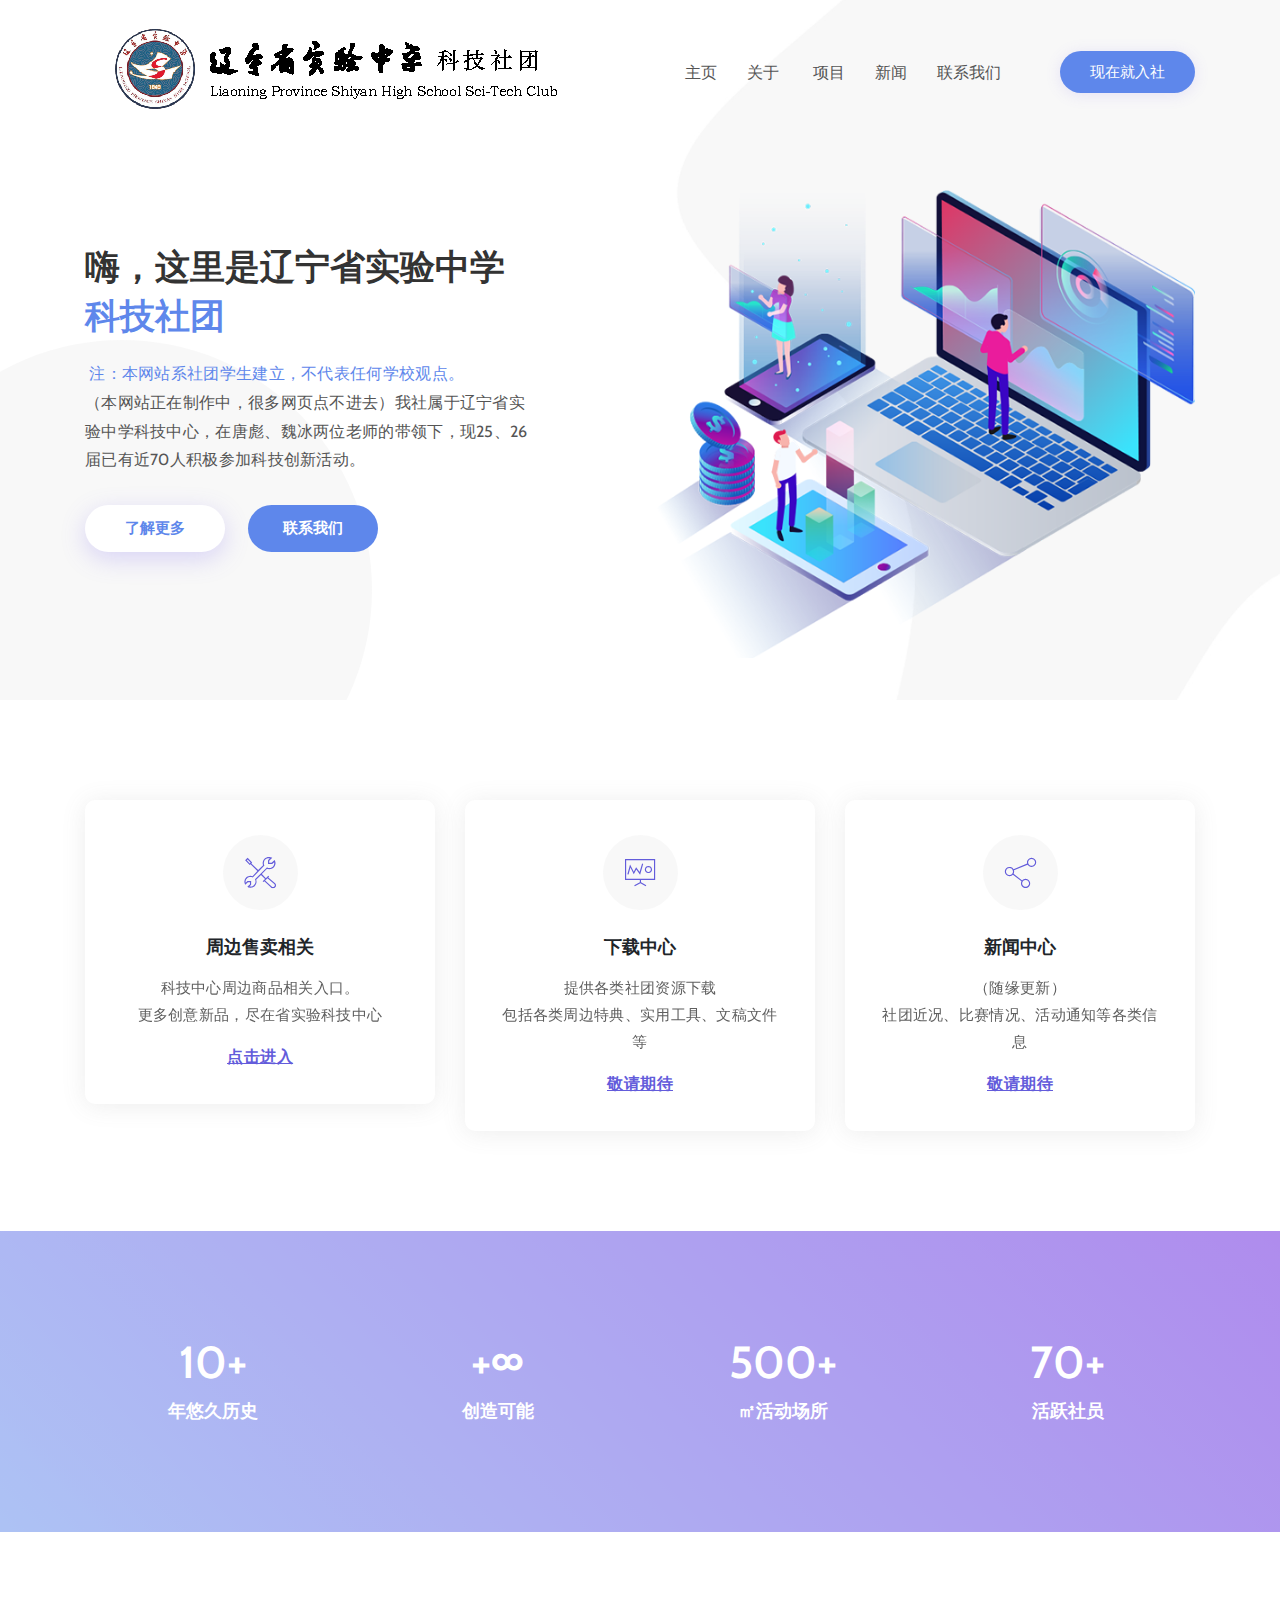
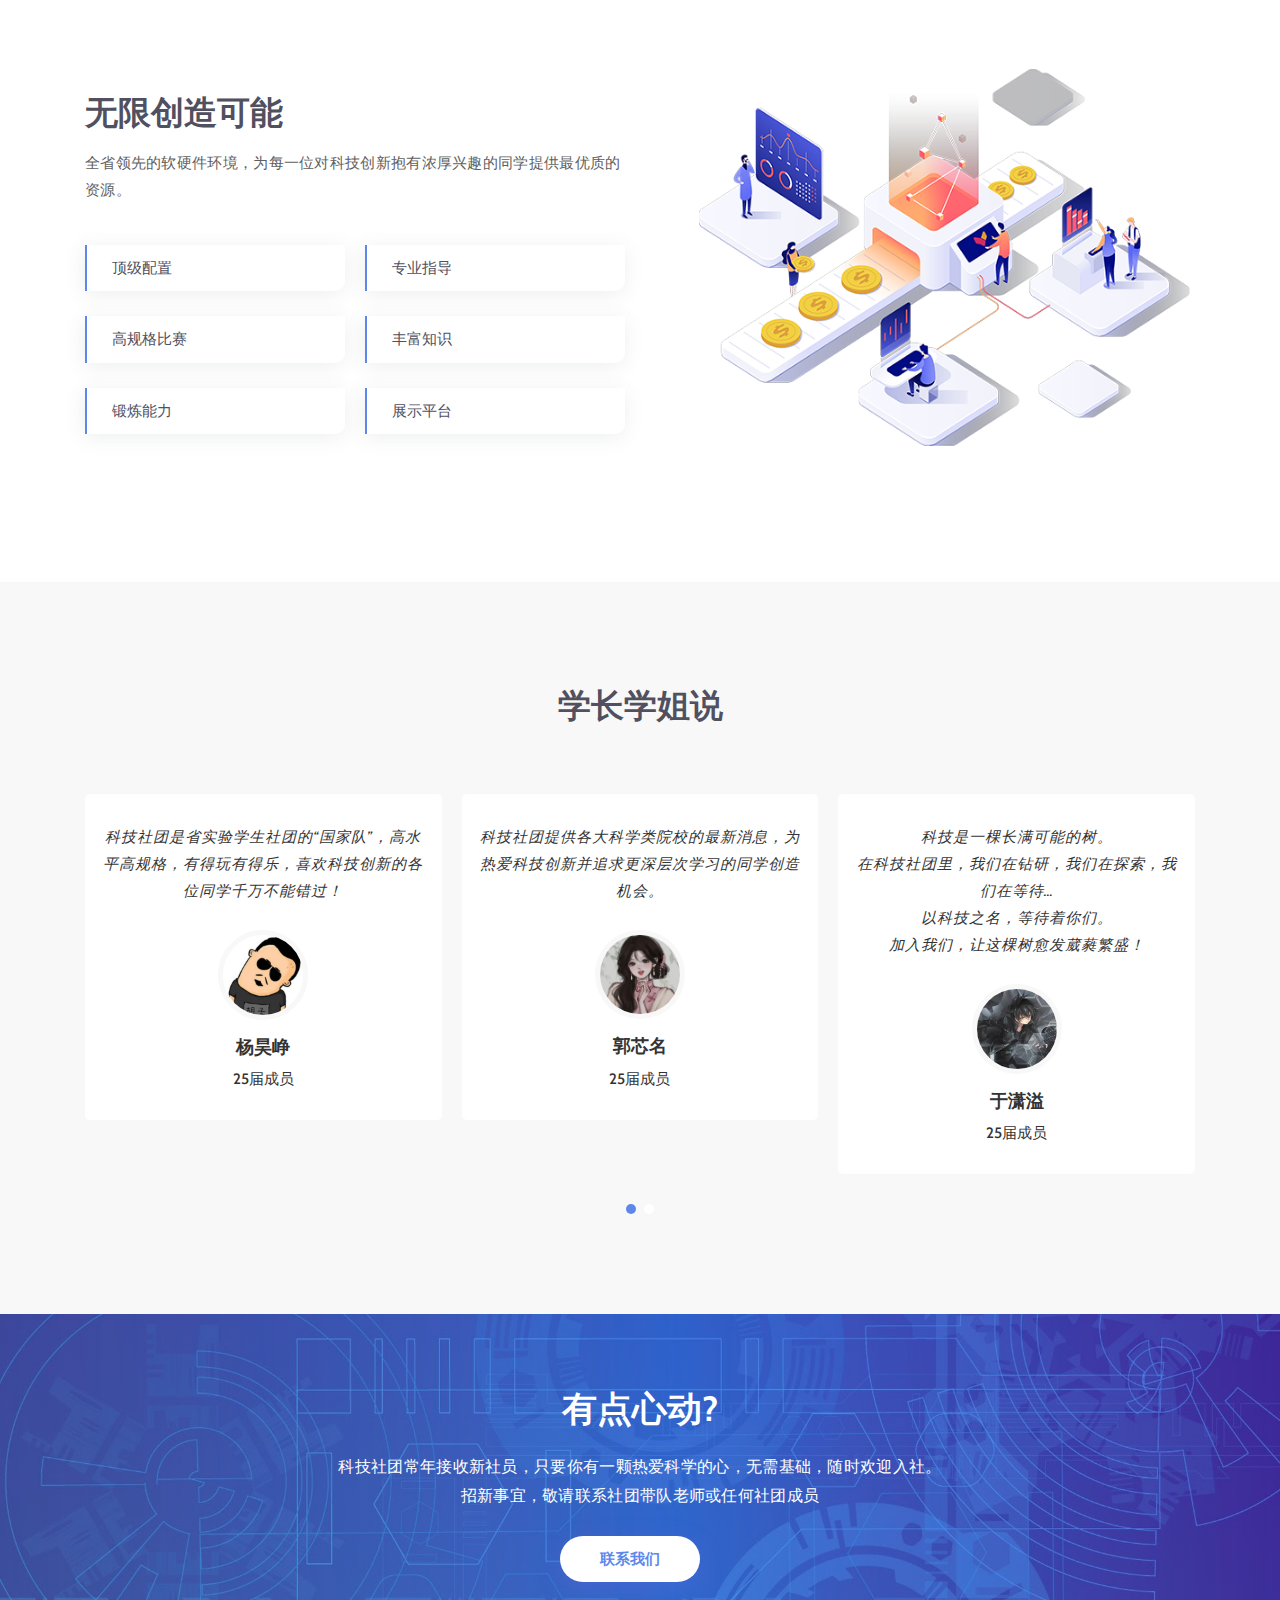
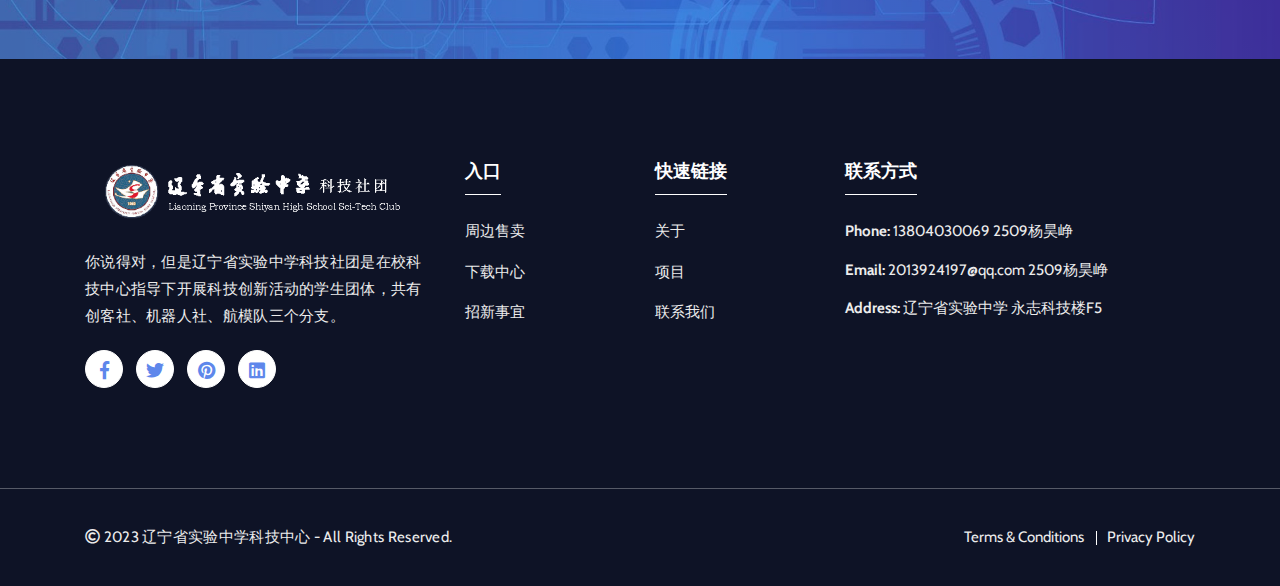
<file: index.html>
<!doctype html>
<html lang="zxx">

<head>
	<!-- Required meta tags -->
	<meta charset="utf-8">
	<meta name="viewport" content="width=device-width, initial-scale=1, shrink-to-fit=no">
	<!-- Title -->
	<title>辽宁省实验中学科技社团</title>
	<!-- Google Fonts -->
	<link href="https://fonts.googleapis.com/css2?family=Cabin:wght@400;500;600;700&display=swap" rel="stylesheet">
	<!-- Favicon -->
	<link rel="icon" type="image/png" href="assets/img/favicon.png">
	<!-- Bootstrap Min CSS -->
	<link rel="stylesheet" href="assets/css/bootstrap.min.css">
	<!-- Animate Min CSS -->
	<link rel="stylesheet" href="assets/css/animate.min.css">
	<!-- Pe-icon-7 CSS -->
	<link rel="stylesheet" href="assets/css/pe-icon-7-stroke.css">
	<!-- Font Awesome Min CSS -->
	<link rel="stylesheet" href="assets/css/fontawesome.min.css">
	<!-- Mran Menu CSS -->
	<link rel="stylesheet" href="assets/css/meanmenu.css">
	<!-- Owl Carousel Min CSS -->
	<link rel="stylesheet" href="assets/css/owl.carousel.min.css">
	<!-- Style CSS -->
	<link rel="stylesheet" href="assets/css/style.css">
	<!-- Responsive CSS -->
	<link rel="stylesheet" href="assets/css/responsive.css">
</head>

<body>

	<!-- Start Preloader Area -->
	<div class="preloader">
		<div class="d-table">
			<div class="d-table-cell">
			<div class="lds-spinner">
				<div></div><div></div><div></div>
				<div></div><div></div><div></div>
				<div></div><div></div><div></div>
				<div></div><div></div><div></div>
			</div>
			</div>
		</div>
	</div>
	<!-- End Preloader Area -->
	
	<!-- Start Navbar Area -->
	<div class="navbar-area">
		<div class="frtechmax-responsive-nav index-navber-responsive">
			<div class="container">
				<div class="frtechmax-responsive-menu">
					<div class="logo">
						<a href="index.html">
							<img src="assets/img/logo-black.png" class="white-logo" alt="logo">
							<img src="assets/img/logo-black.png" class="black-logo" alt="logo">
						</a>
					</div>
				</div>
			</div>
		</div>
		<div class="techmax-nav index-navber">
			<div class="container">
				<nav class="navbar navbar-expand-md navbar-light">
					<a class="navbar-brand" href="index.html">
						<img src="assets/img/logo-black.png" class="white-logo" alt="logo">
						<img src="assets/img/logo-black.png" class="black-logo" alt="logo">
					</a>
					<div class="collapse navbar-collapse mean-menu" id="navbarSupportedContent">
						<ul class="navbar-nav">
							<li class="nav-item"> 
								<a href="index.html" class="nav-link">主页</a>
							</li>
							<li class="nav-item">
								<a href="index.html" class="nav-link">关于&nbsp;</a>
							</li>
							<li class="nav-item">
								<a href="index.html" class="nav-link">项目</a>
							</li>
							<li class="nav-item">
								<a href="index.html" class="nav-link">新闻</a>
							</li>
							<li class="nav-item">
								<a href="contact.html" class="nav-link">联系我们</a>
							</li>
						</ul>
						<div class="other-option">
							<a class="default-btn" href="contact.html">现在就入社 <span></span></a>
						</div>
					</div>
				</nav>
			</div>
		</div>
	</div>
	<!-- End Navbar Area -->
	
	<!-- Start Home Section -->
	<div class="home-area">
		<div class="d-table">
			<div class="d-table-cell">
				<div class="container">
					<div class="row align-items-center">
						<div class="col-lg-6 col-md-12">
							<div class="main-banner-content">
								<h1>嗨，这里是辽宁省实验中学<span class="color-text">科技社团</span></h1>
								<p><span class="color-text">&nbsp注：本网站系社团学生建立，不代表任何学校观点。</span><br>
							    （本网站正在制作中，很多网页点不进去）我社属于辽宁省实验中学科技中心，在唐彪、魏冰两位老师的带领下，现25、26届已有近70人积极参加科技创新活动。</p>
								<div class="banner-btn">
									<a href="index.html" class="default-btn-one">
                                        了解更多
                                        <span></span>
                                    </a>
									<a class="default-btn" href="contact.html">
                                        联系我们 
                                        <span></span>
                                    </a>
								</div>
							</div>
						</div>
						<div class="col-lg-6 col-md-12">
							<div class="banner-image">
								<img src="assets/img/home-font.png" alt="image">
							</div>
                        </div>
					</div>
				</div>
			</div>
		</div>
		<div class="grey-cr"></div>
	</div>
	<!-- End Home Section -->
	
	<!-- Start Services Section -->
	<section class="services-section pt-70 pb-100">
		<div class="container">
			<div class="row">
				<div class="col-lg-4 col-md-6">
					<div class="single-services-item">
						<div class="services-icon">
							<i class="pe-7s-tools"></i>
						</div>
						<h3>周边售卖相关</h3>
						<p>科技中心周边商品相关入口。<br>更多创意新品，尽在省实验科技中心</p>
						<div class="services-btn-link">
							<a href="shop.html" class="services-link">点击进入</a>
						</div>
					</div>
				</div>
				<div class="col-lg-4 col-md-6">
					<div class="single-services-item">
						<div class="services-icon">
							<i class="pe-7s-display1"></i>
						</div>
						<h3>下载中心</h3>
						<p>提供各类社团资源下载<br>包括各类周边特典、实用工具、文稿文件等</p>
						<div class="services-btn-link">
							<a href="#0" class="services-link">敬请期待</a>
						</div>
					</div>
				</div>
				<div class="col-lg-4 col-md-6">
					<div class="single-services-item">
						<div class="services-icon">
							<i class="pe-7s-share"></i>
						</div>
						<h3>新闻中心</h3>
						<p>（随缘更新）<br>社团近况、比赛情况、活动通知等各类信息</p>
						<div class="services-btn-link">
							<a href="#0" class="services-link">敬请期待</a>
						</div>
					</div>
				</div>
			</div>
		</div>
	</section>
	<!-- End Services Section -->
	
	<!-- Start Counter Section -->
	<section class="counter-area section-padding">
		<div class="container">
			<div class="row">
				<div class="col-lg-3 col-md-6 counter-item">
					<div class="single-counter">
						<div class="counter-contents">
							<h2>
								<span class="counter-number">10</span>
								<span>+</span>
							</h2>
							<h3 class="counter-heading">年悠久历史</h3>
						</div>
					</div>
				</div>
				<div class="col-lg-3 col-md-6 counter-item">
					<div class="single-counter">
						<div class="counter-contents">
							<h2>
								
								<span>+∞</span>
							</h2>
							<h3 class="counter-heading">创造可能</h3>
						</div>
					</div>
				</div>
				<div class="col-lg-3 col-md-6 counter-item">
					<div class="single-counter">
						<div class="counter-contents">
							<h2>
								<span class="counter-number">500</span>
								<span>+</span>
							</h2>
							<h3 class="counter-heading">㎡活动场所</h3>
						</div>
					</div>
				</div>
				<div class="col-lg-3 col-md-6 counter-item">
					<div class="single-counter">
						<div class="counter-contents">
							<h2>
								<span class="counter-number">70</span>
								<span>+</span>
							</h2>
							<h3 class="counter-heading">活跃社员</h3>
						</div>
					</div>
				</div>
			</div>
		</div>
	</section>
	<!-- End Counter Section -->
	
	<!-- Start Overview Section -->
	<section class="overview-section section-padding">
		<div class="container">
			<div class="row align-items-center">
				<div class="col-lg-6">
					<div class="overview-content">
						<h2>无限创造可能&nbsp;</h2>
						<p>全省领先的软硬件环境，为每一位对科技创新抱有浓厚兴趣的同学提供最优质的资源。&nbsp;</p>
						<ul class="features-list">
						  <li> <span>顶级配置</span></li>
							<li> <span>专业指导</span></li>
							<li> <span>高规格比赛</span></li>
							<li> <span>丰富知识</span></li>
							<li> <span>锻炼能力</span></li>
							<li> <span>展示平台</span></li>
						</ul>
					</div>
				</div>
				<div class="col-lg-6">
					<div class="overview-image-2">
						<img src="assets/img/choose-1.png" alt="image">
					</div>
				</div>
			</div>
		</div>
	</section>
	<!-- End Overview Section -->
	
	<!-- Start Testimonial Section -->
	<section class="testimonial-section bg-grey section-padding">
		<div class="container">
			<div class="section-title">
				<h2>学长学姐说</h2>
			</div>
			<div class="row">
				<div class="col-lg-12 col-md-12">
					<div class="testimonial-slider owl-carousel owl-theme">
						<!-- testimonials item -->
						<div class="single-testimonial">
						
							<div class="testimonial-content">
								<p>科技社团是省实验学生社团的“国家队”，高水平高规格，有得玩有得乐，喜欢科技创新的各位同学千万不能错过！</p>
							</div>
							<div class="avatar">
								<img src="assets/img/client/testimonial-1.jpg" alt="testimonial images">
							</div>
							<div class="testimonial-bio">
								<div class="bio-info">
									<h3>杨昊峥</h3>
									<span>25届成员</span>
								</div>
							</div>
						</div>
						<!-- testimonials item -->
						<div class="single-testimonial">
							
							<div class="testimonial-content">
								<p>科技社团提供各大科学类院校的最新消息，为热爱科技创新并追求更深层次学习的同学创造机会。</p>
							</div>
							<div class="avatar">
								<img src="assets/img/client/testimonial-2.jpg" alt="testimonial images">
							</div>
							<div class="testimonial-bio">
								<div class="bio-info">
									<h3>郭芯名</h3>
									<span>25届成员</span>
								</div>
							</div>
						</div>
						<div class="single-testimonial">
							
							<div class="testimonial-content">
								<p>科技是一棵长满可能的树。<br>
在科技社团里，我们在钻研，我们在探索，我们在等待…<br>
以科技之名，等待着你们。<br>
加入我们，让这棵树愈发葳蕤繁盛！</p>
							</div>
							<div class="avatar">
								<img src="assets/img/client/testimonial-4.jpg" alt="testimonial images">
							</div>
							<div class="testimonial-bio">
								<div class="bio-info">
									<h3>于潇溢</h3>
									<span>25届成员</span>
								</div>
							</div>
						</div>
						<!-- testimonials item -->
						<div class="single-testimonial">
					
							<div class="testimonial-content">
								<p>机器人社团是科技中心的核心社团之一，在这里，我们用自己的想象力搭建机器人并完成各种各样的任务。每年固定有几场比赛，参加至少获得省级奖项。欢迎喜欢机器人的同学来参加。</p>
							</div>
							<div class="avatar">
								<img src="assets/img/client/testimonial-3.jpg" alt="testimonial images">
							</div>
							<div class="testimonial-bio">
								<div class="bio-info">
									<h3>黄冠淇</h3>
									<span>25届成员</span>
								</div>
							</div>
						</div>
					</div>
				</div>
			</div>
		</div>
	</section>
	<!-- End Testimonial Section -->
	
	<!-- Start Hire Section -->
	<section class="hire-section">
		<div class="container">
			<div class="row">
				<div class="col-lg-8 offset-lg-2 col-md-12">
					<div class="hire-content">
						<h2>有点心动?</h2>
						<p>科技社团常年接收新社员，只要你有一颗热爱科学的心，无需基础，随时欢迎入社。<br>
						招新事宜，敬请联系社团带队老师或任何社团成员</p>
						<div class="hire-btn">
							<a class="default-btn-one" href="contact.html">联系我们 <span></span></a>
						</div>
					</div>
				</div>
			</div>
		</div>
	</section>
	<!-- End Hire Section -->
	
	<!-- Start Blog Section 
	<section class="blog-section pt-100 pb-70">
		<div class="container">
			<div class="section-title">
				<h2>Recent Blog</h2>
			</div>
			<div class="row">
				<div class="col-lg-4 col-md-6">
					<div class="blog-item">
						<div class="blog-image">
							<a href="single-blog.html">
								<img src="assets/img/blog/blog-1.jpg" alt="image">
							</a>
						</div>
						<div class="single-blog-item">
							<div class="blog-content">
								<h3>
                                    <a href="single-blog.html">
										The Biggest Trends in Technology We've Seen This Year
                                    </a>
                                </h3>
								<p>Lorem ipsum dolor sit amet, consectetur adipiscing elit, sed eiusmod tempor incididunt</p>
								<div class="blog-btn"> <a href="single-blog.html" class="default-btn blog-btn-one">Continue Reading <span></span></a>
								</div>
							</div>
						</div>
					</div>
				</div>
				<div class="col-lg-4 col-md-6">
					<div class="blog-item">
						<div class="blog-image">
							<a href="single-blog.html">
								<img src="assets/img/blog/blog-2.jpg" alt="image">
							</a>
						</div>
						<div class="single-blog-item">
							<div class="blog-content">
								<h3>
									<a href="single-blog.html">
                                       Why We Love Technology (And You Should, Too!)
                                    </a>
								</h3>
								<p>Lorem ipsum dolor sit amet, consectetur adipiscing elit, sed eiusmod tempor incididunt</p>
								<div class="blog-btn">
									<a href="single-blog.html" class="default-btn blog-btn-one">Continue Reading <span></span></a>
								</div>
							</div>
						</div>
					</div>
				</div>
				<div class="col-lg-4 col-md-6">
					<div class="blog-item">
						<div class="blog-image">
							<a href="single-blog.html">
								<img src="assets/img/blog/blog-3.jpg" alt="image">
							</a>
						</div>
						<div class="single-blog-item">
							<div class="blog-content">
								<h3>
                                    <a href="single-blog.html">
                                        The 17 Most Misunderstood Facts About Technology
                                    </a>
                                </h3>
								<p>Lorem ipsum dolor sit amet, consectetur adipiscing elit, sed eiusmod tempor incididunt</p>
								<div class="blog-btn"> <a href="single-blog.html" class="default-btn blog-btn-one">Continue Reading <span></span></a>
								</div>
							</div>
						</div>
					</div>
				</div>
			</div>
		</div>
	</section>
	<!-- End Blog Section -->
	
	
		<!-- Start Footer Section -->
		<section class="footer-area section-padding">
			<div class="container">
				<div class="row">
					<div class="col-lg-4 col-md-6 col-sm-6">
						<div class="single-footer-widget">
							<a class="footer-logo" href="#">
								<img src="assets/img/logo.png" class="white-logo" alt="logo">
							</a>
							<p>你说得对，但是辽宁省实验中学科技社团是在校科技中心指导下开展科技创新活动的学生团体，共有创客社、机器人社、航模队三个分支。</p>
							<ul class="footer-social">
								<li>
									<a href="#"> <i class="fab fa-facebook-f"></i>
									</a>
								</li>
								<li>
									<a href="#"> <i class="fab fa-twitter"></i>
									</a>
								</li>
								<li>
									<a href="#"> <i class="fab fa-pinterest"></i>
									</a>
								</li>
								<li>
									<a href="#"> <i class="fab fa-linkedin"></i>
									</a>
								</li>
							</ul>
						</div>
					</div>
					<div class="col-lg-2 col-md-6 col-sm-6">
						<div class="single-footer-widget">
							<div class="footer-heading">
								<h3>入口</h3>
							</div>
							<ul class="footer-quick-links">
								<li> <a href="#">周边售卖</a></li>
								<li> <a href="#">下载中心</a></li>
								<li> <a href="#">招新事宜</a></li>
	
							</ul>
						</div>
					</div>
					<div class="col-lg-2 col-md-6 col-sm-6">
						<div class="single-footer-widget">
							<div class="footer-heading">
								<h3>快速链接</h3>
							</div>
							<ul class="footer-quick-links">
								<li><a href="about.html">关于</a></li>
								<li><a href="projects.html">项目</a></li>
								<li><a href="contact.html">联系我们</a></li>
	
							</ul>
						</div>
					</div>
					<div class="col-lg-4 col-md-6 col-sm-6">
						<div class="single-footer-widget">
							<div class="footer-heading">
								<h3>联系方式</h3>
							</div>
							<div class="footer-info-contact">
								<span><strong>Phone:</strong> <a href="tel:13804030069">13804030069 2509杨昊峥</a></span>
							</div>
							<div class="footer-info-contact">
								<span><strong>Email:</strong>&nbsp;2013924197@qq.com 2509杨昊峥 <a href="mailto:2013924197@qq.com">&nbsp;</a></span>
							</div>
							<div class="footer-info-contact">
								<span><strong>Address:</strong> 辽宁省实验中学 永志科技楼F5</span>
							</div>
							<!-- Start Subscribe Area -->						<!-- End Subscribe Area -->
						</div>
					</div>
				</div>
			</div>
		</section>
		<!-- End Footer Section -->
	
	<!-- Start Copy Right Section -->
	<div class="copyright-area">
		<div class="container">
			<div class="row align-items-center">
				<div class="col-lg-6 col-md-6">
					<p> <i class="far fa-copyright"></i> 2023 辽宁省实验中学科技中心 - All Rights Reserved.</p>
				</div>
				<div class="col-lg-6 col-md-6">
					<ul>
						<li> <a href="terms-condition.html">Terms & Conditions</a>
						</li>
						<li> <a href="privacy-policy.html">Privacy Policy</a>
						</li>
					</ul>
				</div>
			</div>
		</div>
	</div>
	<!-- Start Go Top Section -->
	<div class="go-top">
		<i class="fas fa-chevron-up"></i>
		<i class="fas fa-chevron-up"></i>
	</div>
	<!-- End Go Top Section -->
	
	<!-- jQuery Min JS -->
	<script src="assets/js/jquery.min.js"></script>
	<!-- Bootstrap Min JS -->
	<script src="assets/js/bootstrap.min.js"></script>
	<!-- MeanMenu JS  -->
	<script src="assets/js/jquery.meanmenu.js"></script>
	<!-- Appear Min JS -->
	<script src="assets/js/jquery.appear.min.js"></script>
	<!-- CounterUp Min JS -->
	<script src="assets/js/jquery.waypoints.min.js"></script>
	<script src="assets/js/jquery.counterup.min.js"></script>
	<!-- Owl Carousel Min JS -->
	<script src="assets/js/owl.carousel.min.js"></script>
	<!-- WOW Min JS -->
	<script src="assets/js/wow.min.js"></script>
	<!-- Main JS -->
	<script src="assets/js/main.js"></script>
	
</body>

</html>
</file>
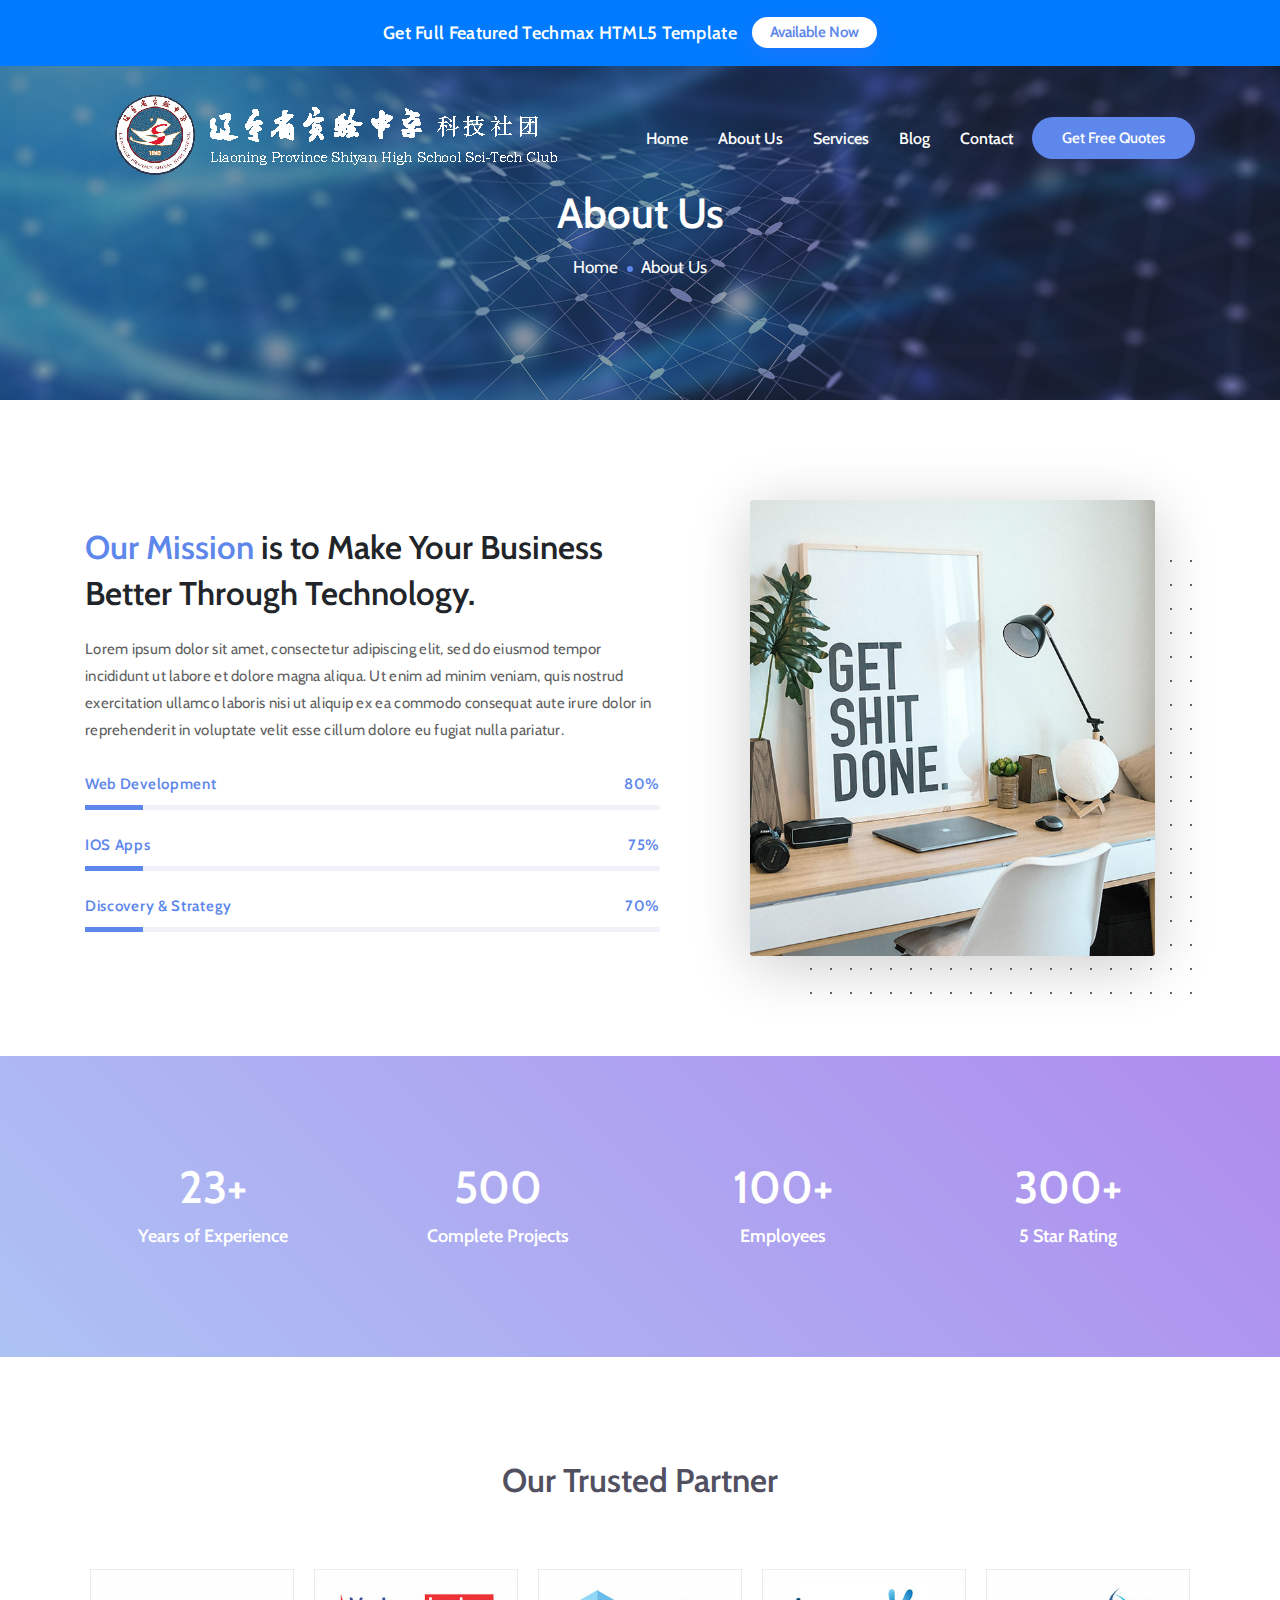
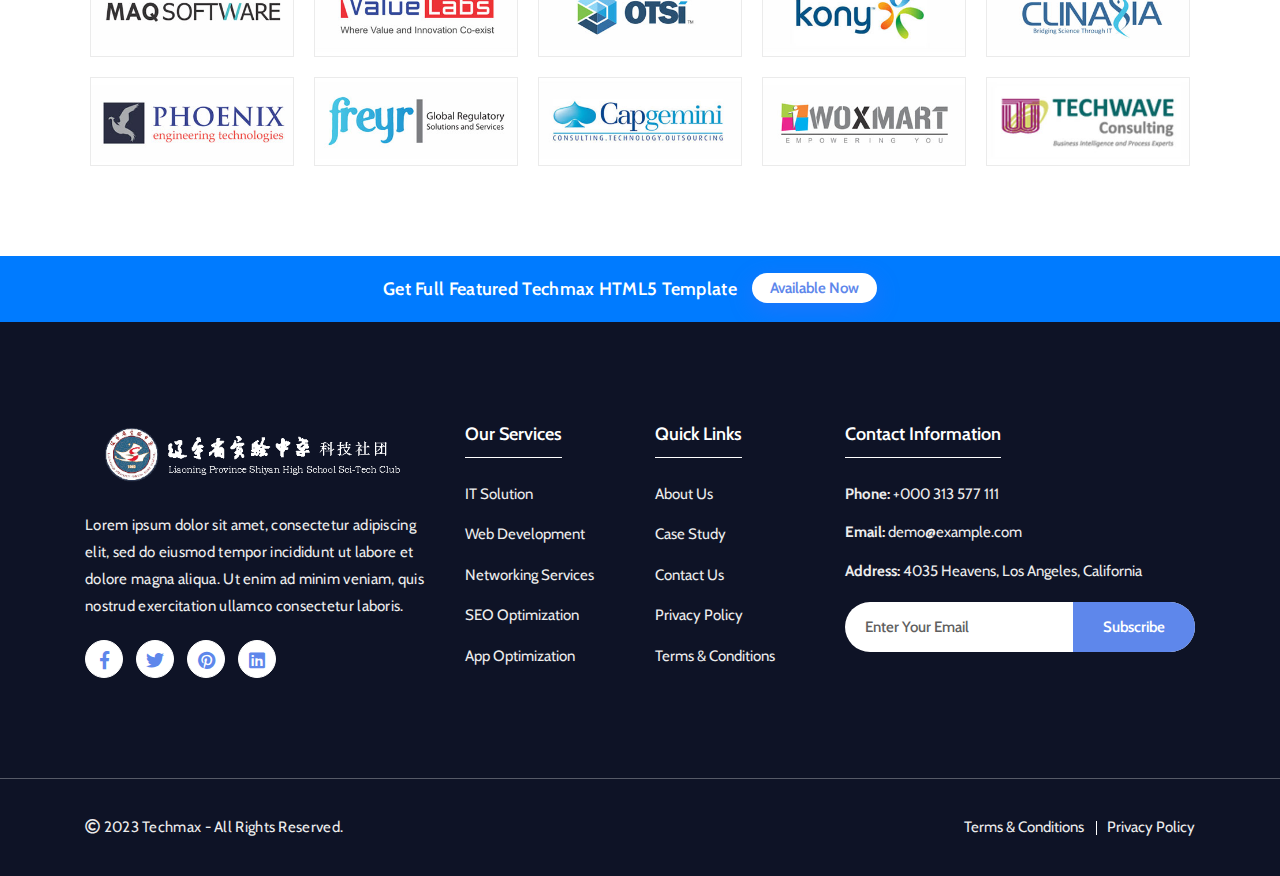
<file: about.html>
<!doctype html>
<html lang="zxx">

<head>
	<!-- Required meta tags -->
	<meta charset="utf-8">
	<meta name="viewport" content="width=device-width, initial-scale=1, shrink-to-fit=no">
	<!-- Title -->
	<title>Free Techmax - IT Solutions & Technology HTML5 Website Template</title>
	<!-- Google Fonts -->
	<link href="https://fonts.googleapis.com/css2?family=Cabin:wght@400;500;600;700&display=swap" rel="stylesheet">
	<!-- Favicon -->
	<link rel="icon" type="image/png" href="assets/img/favicon.png">
	<!-- Bootstrap Min CSS -->
	<link rel="stylesheet" href="assets/css/bootstrap.min.css">
	<!-- Animate Min CSS -->
	<link rel="stylesheet" href="assets/css/animate.min.css">
	<!-- FlatIcon CSS -->
	<link rel="stylesheet" href="assets/css/pe-icon-7-stroke.css">
	<!-- Font Awesome Min CSS -->
	<link rel="stylesheet" href="assets/css/fontawesome.min.css">
	<!-- Mran Menu CSS -->
	<link rel="stylesheet" href="assets/css/meanmenu.css">
	<!-- Owl Carousel Min CSS -->
	<link rel="stylesheet" href="assets/css/owl.carousel.min.css">
	<!-- Style CSS -->
	<link rel="stylesheet" href="assets/css/style.css">
	<!-- Responsive CSS -->
	<link rel="stylesheet" href="assets/css/responsive.css">
</head>

<body>

	<!-- Start Preloader Area -->
	<div class="preloader">
		<div class="d-table">
			<div class="d-table-cell">
			<div class="lds-spinner">
				<div></div><div></div><div></div>
				<div></div><div></div><div></div>
				<div></div><div></div><div></div>
				<div></div><div></div><div></div>
			</div>
			</div>
		</div>
	</div>
	<!-- End Preloader Area -->
	
	<!-- Start Navbar Area -->
	<div class="navbar-area">
        <div class="purchase-container nav-1">
			<div class="container">
				<div class="row">
					<div class="col">
						<div class="purchase-info">
							<p>Get Full Featured Techmax HTML5 Template</p>
							<div class="purchase-button">
								<a class="default-btn-one" href="https://www.templatemonster.com/website-templates/techmax-it-solutions-and-technology-website-template-224088.html">Available Now <span></span></a>
							</div>
						</div>
					</div>
				</div>
			</div>
        </div>
		<div class="frtechmax-responsive-nav">
			<div class="container">
				<div class="frtechmax-responsive-menu">
					<div class="logo">
						<a href="index.html">
							<img src="assets/img/logo.png" class="white-logo" alt="logo">
							<img src="assets/img/logo-black.png" class="black-logo" alt="logo">
						</a>
					</div>
				</div>
			</div>
		</div>
		<div class="techmax-nav">
			<div class="container">
				<nav class="navbar navbar-expand-md navbar-light">
					<a class="navbar-brand" href="index.html">
						<img src="assets/img/logo.png" class="white-logo" alt="logo">
						<img src="assets/img/logo-black.png" class="black-logo" alt="logo">
					</a>
					<div class="collapse navbar-collapse mean-menu" id="navbarSupportedContent">
						<ul class="navbar-nav">
							<li class="nav-item"> 
								<a href="index.html" class="nav-link">Home</a>
							</li>
							<li class="nav-item">
								<a href="about.html" class="nav-link">About Us</a>
							</li>
							<li class="nav-item">
								<a href="services.html" class="nav-link">Services</a>
							</li>
							<li class="nav-item">
								<a href="blog.html" class="nav-link">Blog</a>
							</li>
							<li class="nav-item">
								<a href="contact.html" class="nav-link">Contact</a>
							</li>
						</ul>
						<div class="other-option">
							<a class="default-btn" href="#0">Get Free Quotes <span></span></a>
						</div>
					</div>
				</nav>
			</div>
		</div>
	</div>
	<!-- End Navbar Area -->
	
	<!-- Start Page Title Area -->
	<div class="page-title-area">
		<div class="d-table">
			<div class="d-table-cell">
				<div class="container">
					<div class="page-title-content">
						<h2>About Us</h2>
						<ul>
							<li><a href="index.html">Home</a></li>
							<li>About Us</li>
						</ul>
					</div>
				</div>
			</div>
		</div>
	</div>
	<!-- End Page Title Area -->
	
	<!-- Start About Section -->
	<section class="about-area section-padding">
		<div class="container">
			<div class="row d-flex align-items-center">
				<div class="col-lg-7 col-md-12 col-sm-12">
					<div class="about-content">
						<div class="about-content-text">
							<h2><span class="color-text">Our Mission</span> is to Make Your Business Better Through Technology.</h2>
							<p>Lorem ipsum dolor sit amet, consectetur adipiscing elit, sed do eiusmod tempor incididunt ut labore et dolore magna aliqua. Ut enim ad minim veniam, quis nostrud exercitation ullamco laboris nisi ut aliquip ex ea commodo consequat aute irure dolor in reprehenderit in voluptate velit esse cillum dolore eu fugiat nulla pariatur.</p>
							<div class="skills">
								<div class="skill-item">
									<h6>Web Development <em>80%</em></h6>
									<div class="skill-progress">
										<div class="progres" data-value="90%"></div>
									</div>
								</div>
								<div class="skill-item">
									<h6>iOS apps <em>75%</em></h6>
									<div class="skill-progress">
										<div class="progres" data-value="75%"></div>
									</div>
								</div>
								<div class="skill-item">
									<h6>Discovery & Strategy <em>70%</em></h6>
									<div class="skill-progress">
										<div class="progres" data-value="80%"></div>
									</div>
								</div>
							</div>
						</div>
					</div>
				</div>
				<div class="col-lg-5 col-md-12 col-sm-12">
					<div class="about-image">
						<img src="assets/img/about.jpg" alt="About image">
					</div>
				</div>
			</div>
		</div>
	</section>
	<!-- End About Section -->
	
	<!-- Start Counter Section -->
	<section class="counter-area section-padding">
		<div class="container">
			<div class="row">
				<div class="col-lg-3 col-md-6 counter-item">
					<div class="single-counter">
						<div class="counter-contents">
							<h2>
								<span class="counter-number">23</span>
								<span>+</span>
							</h2>
							<h3 class="counter-heading">Years of Experience</h3>
						</div>
					</div>
				</div>
				<div class="col-lg-3 col-md-6 counter-item">
					<div class="single-counter">
						<div class="counter-contents">
							<h2>
								<span class="counter-number">500</span>
							</h2>
							<h3 class="counter-heading">Complete Projects</h3>
						</div>
					</div>
				</div>
				<div class="col-lg-3 col-md-6 counter-item">
					<div class="single-counter">
						<div class="counter-contents">
							<h2>
								<span class="counter-number">100</span>
								<span>+</span>
							</h2>
							<h3 class="counter-heading">Employees</h3>
						</div>
					</div>
				</div>
				<div class="col-lg-3 col-md-6 counter-item">
					<div class="single-counter">
						<div class="counter-contents">
							<h2>
								<span class="counter-number">300</span>
								<span>+</span>
							</h2>
							<h3 class="counter-heading">5 Star Rating</h3>
						</div>
					</div>
				</div>
			</div>
		</div>
	</section>
	<!-- End Counter Section -->
	
	<!-- Start Partner section -->
	<section class="partner-section pt-100 pb-70">
		<div class="container">
			<div class="section-title">
				<h2>Our Trusted Partner</h2>
			</div>
			<div class="partner-list">
				<div class="partner-item">
					<a href="#0">
						<img src="assets/img/partner-logo/client-1.jpg" alt="image">
					</a>
				</div>
				<div class="partner-item">
					<a href="#0">
						<img src="assets/img/partner-logo/client-2.jpg" alt="image">
					</a>
				</div>
				<div class="partner-item">
					<a href="#0">
						<img src="assets/img/partner-logo/client-3.jpg" alt="image">
					</a>
				</div>
				<div class="partner-item">
					<a href="#0">
						<img src="assets/img/partner-logo/client-4.jpg" alt="image">
					</a>
				</div>
				<div class="partner-item">
					<a href="#0">
						<img src="assets/img/partner-logo/client-5.jpg" alt="image">
					</a>
				</div>
				<div class="partner-item">
					<a href="#0">
						<img src="assets/img/partner-logo/client-6.jpg" alt="image">
					</a>
				</div>
				<div class="partner-item">
					<a href="#0">
						<img src="assets/img/partner-logo/client-7.jpg" alt="image">
					</a>
				</div>
				<div class="partner-item">
					<a href="#0">
						<img src="assets/img/partner-logo/client-8.jpg" alt="image">
					</a>
				</div>
				<div class="partner-item">
					<a href="#0">
						<img src="assets/img/partner-logo/client-9.jpg" alt="image">
					</a>
				</div>
				<div class="partner-item">
					<a href="#0">
						<img src="assets/img/partner-logo/client-10.jpg" alt="image">
					</a>
				</div>
			</div>
		</div>
	</section>
	<!-- End Partner section -->

	<!-- Start Purchase Section -->
    <div class="purchase-container">
		<div class="container">
			<div class="row">
				<div class="col">
					<div class="purchase-info">
						<p>Get Full Featured Techmax HTML5 Template</p>
						<div class="purchase-button">
							<a class="default-btn-one" href="https://www.templatemonster.com/website-templates/techmax-it-solutions-and-technology-website-template-224088.html">Available Now <span></span></a>
						</div>
					</div>
				</div>
			</div>
		</div>
    </div>
	<!-- End Purchase Section -->
	
	<!-- Start Footer Section -->
	<section class="footer-area section-padding">
		<div class="container">
			<div class="row">
				<div class="col-lg-4 col-md-6 col-sm-6">
					<div class="single-footer-widget">
						<a class="footer-logo" href="#">
							<img src="assets/img/logo.png" class="white-logo" alt="logo">
						</a>
						<p>Lorem ipsum dolor sit amet, consectetur adipiscing elit, sed do eiusmod tempor incididunt ut labore et dolore magna aliqua. Ut enim ad minim veniam, quis nostrud exercitation ullamco consectetur laboris.</p>
						<ul class="footer-social">
							<li>
								<a href="#"> <i class="fab fa-facebook-f"></i>
								</a>
							</li>
							<li>
								<a href="#"> <i class="fab fa-twitter"></i>
								</a>
							</li>
							<li>
								<a href="#"> <i class="fab fa-pinterest"></i>
								</a>
							</li>
							<li>
								<a href="#"> <i class="fab fa-linkedin"></i>
								</a>
							</li>
						</ul>
					</div>
				</div>
				<div class="col-lg-2 col-md-6 col-sm-6">
					<div class="single-footer-widget">
						<div class="footer-heading">
							<h3>Our Services</h3>
						</div>
						<ul class="footer-quick-links">
							<li> <a href="#">IT Solution</a></li>
							<li> <a href="#">Web Development</a></li>
							<li> <a href="#">Networking Services</a></li>
							<li> <a href="#">SEO Optimization</a></li>
							<li> <a href="#">App Optimization</a></li>
						</ul>
					</div>
				</div>
				<div class="col-lg-2 col-md-6 col-sm-6">
					<div class="single-footer-widget">
						<div class="footer-heading">
							<h3>Quick Links</h3>
						</div>
						<ul class="footer-quick-links">
							<li><a href="about.html">About Us</a></li>
							<li><a href="projects.html">Case Study</a></li>
							<li><a href="contact.html">Contact Us</a></li>
							<li><a href="privacy-policy.html">Privacy Policy</a></li>
							<li><a href="terms-condition.html">Terms & Conditions</a></li>
						</ul>
					</div>
				</div>
				<div class="col-lg-4 col-md-6 col-sm-6">
					<div class="single-footer-widget">
						<div class="footer-heading">
							<h3>Contact Information</h3>
						</div>
						<div class="footer-info-contact">
							<span><strong>Phone:</strong> <a href="tel:0802235678">+000 313 577 111</a></span>
						</div>
						<div class="footer-info-contact">
							<span><strong>Email:</strong> <a href="mailto:demo@example.com">demo@example.com</a></span>
						</div>
						<div class="footer-info-contact">
							<span><strong>Address:</strong> 4035 Heavens, Los Angeles, California</span>
						</div>
						<!-- Start Subscribe Area -->
						<form class="newsletter-form">
							<input type="email" class="input-newsletter" placeholder="Enter Your Email" name="EMAIL" required autocomplete="off">
							<button class="default-btn" type="submit">Subscribe <span></span></button>
						</form>
						<!-- End Subscribe Area -->
					</div>
				</div>
			</div>
		</div>
	</section>
	<!-- End Footer Section -->
	
	<!-- Start Copy Right Section -->
	<div class="copyright-area">
		<div class="container">
			<div class="row align-items-center">
				<div class="col-lg-6 col-md-6">
					<p> <i class="far fa-copyright"></i> 2023 Techmax - All Rights Reserved.</p>
				</div>
				<div class="col-lg-6 col-md-6">
					<ul>
						<li> <a href="terms-condition.html">Terms & Conditions</a>
						</li>
						<li> <a href="privacy-policy.html">Privacy Policy</a>
						</li>
					</ul>
				</div>
			</div>
		</div>
	</div>
	<!-- End Copy Right Section -->
	
	<!-- Start Go Top Section -->
	<div class="go-top">
		<i class="fas fa-chevron-up"></i>
		<i class="fas fa-chevron-up"></i>
	</div>
	<!-- End Go Top Section -->
	
	<!-- jQuery Min JS -->
	<script src="assets/js/jquery.min.js"></script>
	<!-- Bootstrap Min JS -->
	<script src="assets/js/bootstrap.min.js"></script>
	<!-- MeanMenu JS  -->
	<script src="assets/js/jquery.meanmenu.js"></script>
	<!-- Appear Min JS -->
	<script src="assets/js/jquery.appear.min.js"></script>
	<!-- CounterUp Min JS -->
	<script src="assets/js/jquery.waypoints.min.js"></script>
	<script src="assets/js/jquery.counterup.min.js"></script>
	<!-- Owl Carousel Min JS -->
	<script src="assets/js/owl.carousel.min.js"></script>
	<!-- WOW Min JS -->
	<script src="assets/js/wow.min.js"></script>
	<!-- Main JS -->
	<script src="assets/js/main.js"></script>
	
</body>

</html>
</file>
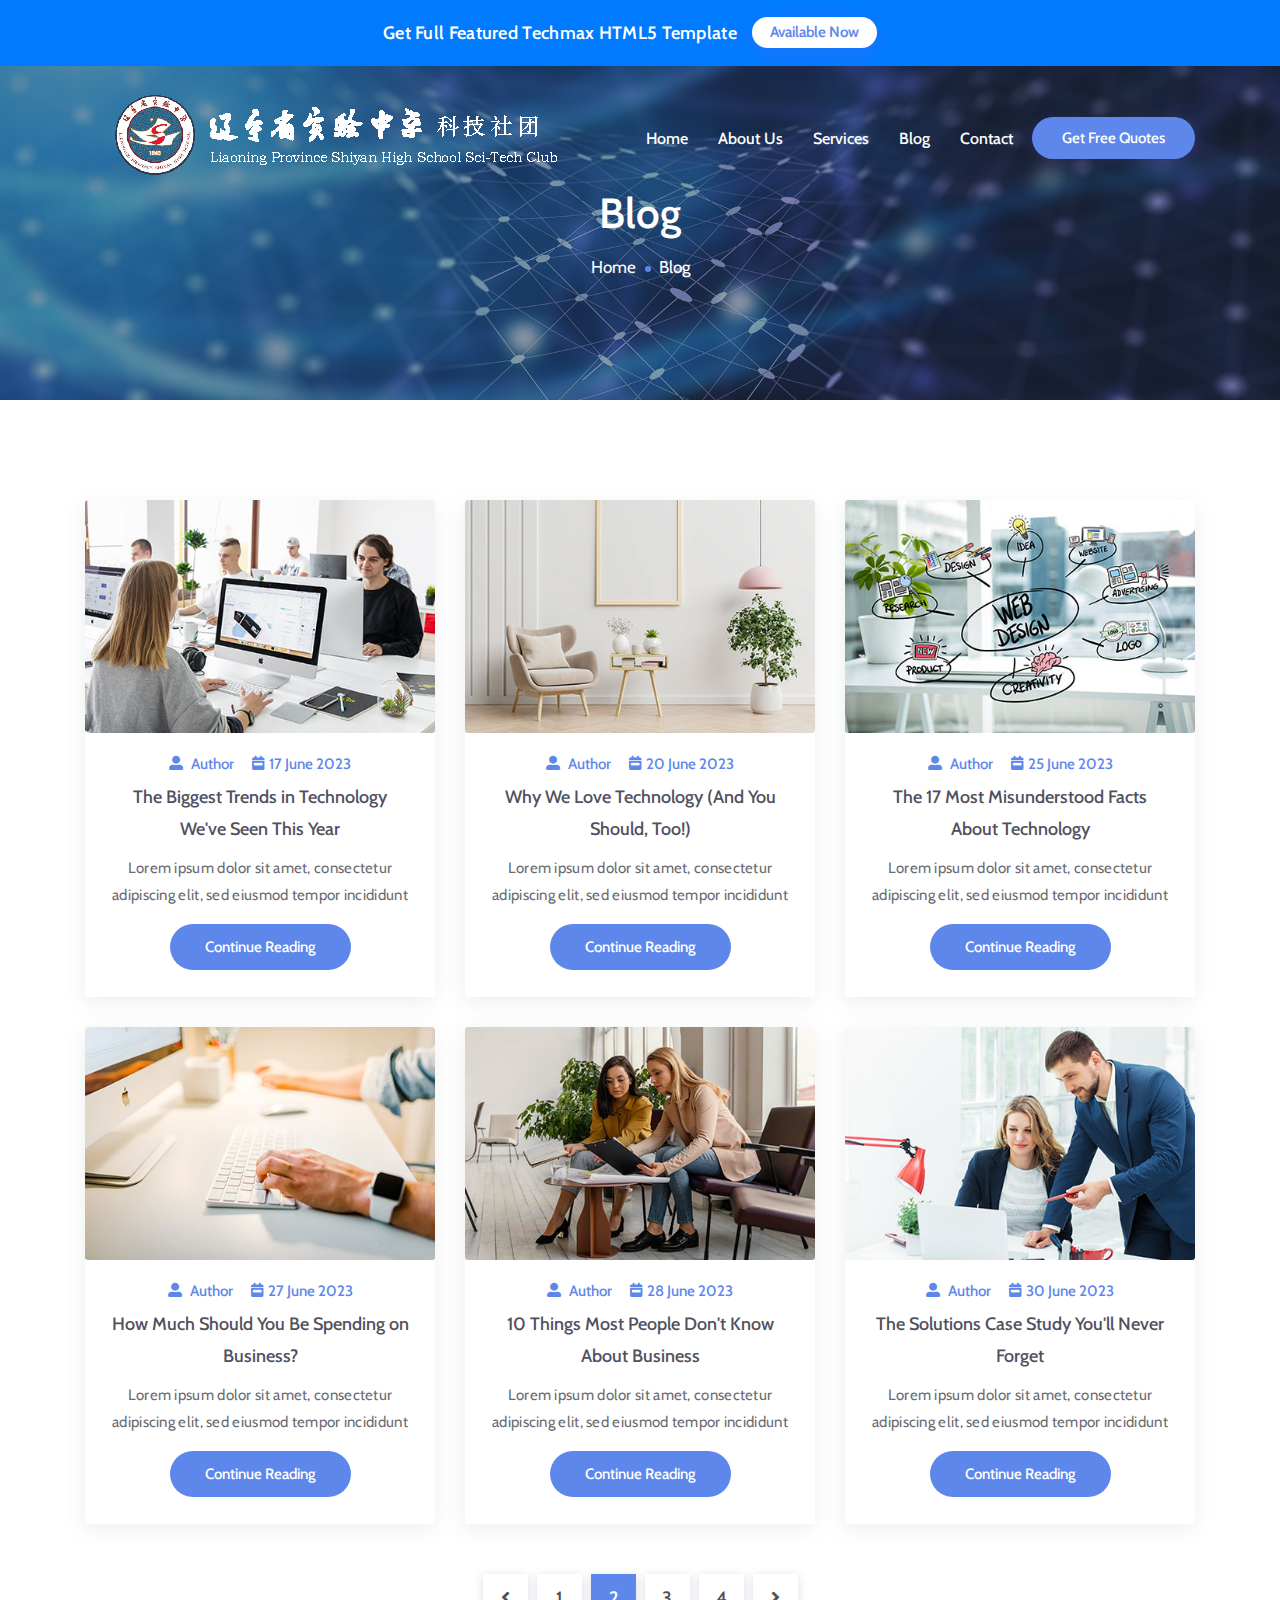
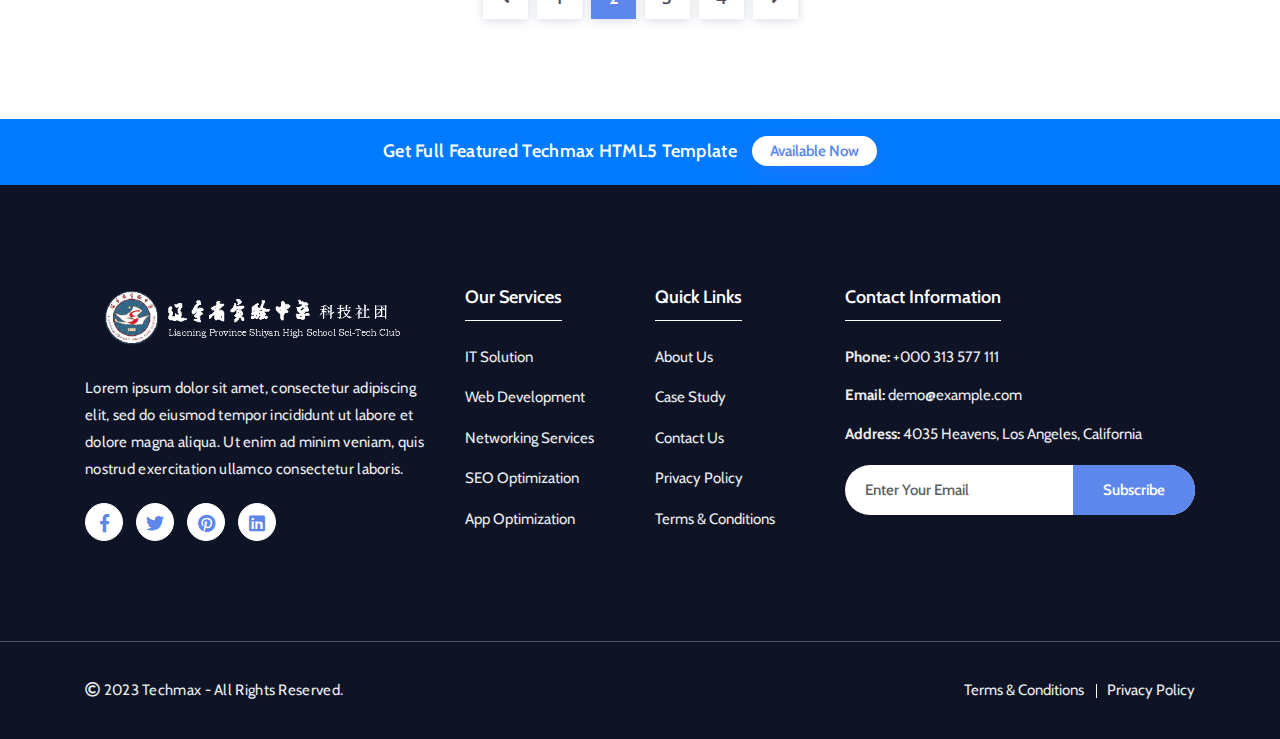
<file: blog.html>
<!doctype html>
<html lang="zxx">

<head>
	<!-- Required meta tags -->
	<meta charset="utf-8">
	<meta name="viewport" content="width=device-width, initial-scale=1, shrink-to-fit=no">
	<!-- Title -->
	<title>Free Techmax - IT Solutions & Technology HTML5 Website Template</title>
	<!-- Google Fonts -->
	<link href="https://fonts.googleapis.com/css2?family=Cabin:wght@400;500;600;700&display=swap" rel="stylesheet">
	<!-- Favicon -->
	<link rel="icon" type="image/png" href="assets/img/favicon.png">
	<!-- Bootstrap Min CSS -->
	<link rel="stylesheet" href="assets/css/bootstrap.min.css">
	<!-- Animate Min CSS -->
	<link rel="stylesheet" href="assets/css/animate.min.css">
	<!-- FlatIcon CSS -->
	<link rel="stylesheet" href="assets/css/pe-icon-7-stroke.css">
	<!-- Font Awesome Min CSS -->
	<link rel="stylesheet" href="assets/css/fontawesome.min.css">
	<!-- Mran Menu CSS -->
	<link rel="stylesheet" href="assets/css/meanmenu.css">
	<!-- Owl Carousel Min CSS -->
	<link rel="stylesheet" href="assets/css/owl.carousel.min.css">
	<!-- Style CSS -->
	<link rel="stylesheet" href="assets/css/style.css">
	<!-- Responsive CSS -->
	<link rel="stylesheet" href="assets/css/responsive.css">
</head>

<body>

	<!-- Start Preloader Area -->
	<div class="preloader">
		<div class="d-table">
			<div class="d-table-cell">
			<div class="lds-spinner">
				<div></div><div></div><div></div>
				<div></div><div></div><div></div>
				<div></div><div></div><div></div>
				<div></div><div></div><div></div>
			</div>
			</div>
		</div>
	</div>
	<!-- End Preloader Area -->
	
	<!-- Start Navbar Area -->
	<div class="navbar-area">
        <div class="purchase-container nav-1">
			<div class="container">
				<div class="row">
					<div class="col">
						<div class="purchase-info">
							<p>Get Full Featured Techmax HTML5 Template</p>
							<div class="purchase-button">
								<a class="default-btn-one" href="https://www.templatemonster.com/website-templates/techmax-it-solutions-and-technology-website-template-224088.html">Available Now <span></span></a>
							</div>
						</div>
					</div>
				</div>
			</div>
        </div>
		<div class="frtechmax-responsive-nav">
			<div class="container">
				<div class="frtechmax-responsive-menu">
					<div class="logo">
						<a href="index.html">
							<img src="assets/img/logo.png" class="white-logo" alt="logo">
							<img src="assets/img/logo-black.png" class="black-logo" alt="logo">
						</a>
					</div>
				</div>
			</div>
		</div>
		<div class="techmax-nav">
			<div class="container">
				<nav class="navbar navbar-expand-md navbar-light">
					<a class="navbar-brand" href="index.html">
						<img src="assets/img/logo.png" class="white-logo" alt="logo">
						<img src="assets/img/logo-black.png" class="black-logo" alt="logo">
					</a>
					<div class="collapse navbar-collapse mean-menu" id="navbarSupportedContent">
						<ul class="navbar-nav">
							<li class="nav-item"> 
								<a href="index.html" class="nav-link">Home</a>
							</li>
							<li class="nav-item">
								<a href="about.html" class="nav-link">About Us</a>
							</li>
							<li class="nav-item">
								<a href="services.html" class="nav-link">Services</a>
							</li>
							<li class="nav-item">
								<a href="blog.html" class="nav-link">Blog</a>
							</li>
							<li class="nav-item">
								<a href="contact.html" class="nav-link">Contact</a>
							</li>
						</ul>
						<div class="other-option">
							<a class="default-btn" href="#0">Get Free Quotes <span></span></a>
						</div>
					</div>
				</nav>
			</div>
		</div>
	</div>
	<!-- End Navbar Area -->
	
	<!-- Start Page Title Area -->
	<div class="page-title-area item-bg3">
		<div class="d-table">
			<div class="d-table-cell">
				<div class="container">
					<div class="page-title-content">
						<h2>Blog</h2>
						<ul>
							<li><a href="index.html">Home</a>
							</li>
							<li>Blog</li>
						</ul>
					</div>
				</div>
			</div>
		</div>
	</div>
	<!-- End Page Title Area -->
	
	<!-- Start Blog Section -->
	<section class="blog-section section-padding">
		<div class="container">
			<div class="row">
				<div class="col-lg-4 col-md-6">
					<div class="blog-item">
						<div class="blog-image">
							<a href="single-blog.html">
								<img src="assets/img/blog/blog-1.jpg" alt="image">
							</a>
						</div>
						<div class="single-blog-item">
							<ul class="blog-list">
								<li>
									<a href="#"> <i class="fa fa-user-alt"></i> Author</a>
								</li>
								<li>
									<a href="#"> <i class="fas fa-calendar-week"></i>17 June 2023</a>
								</li>
							</ul>
							<div class="blog-content">
								<h3>
                                    <a href="single-blog.html">
										The Biggest Trends in Technology We've Seen This Year
                                    </a>
                                </h3>
								<p>Lorem ipsum dolor sit amet, consectetur adipiscing elit, sed eiusmod tempor incididunt</p>
								<div class="blog-btn"><a href="single-blog.html" class="default-btn blog-btn-one">Continue Reading <span></span></a></div>
							</div>
						</div>
					</div>
				</div>
				<div class="col-lg-4 col-md-6">
					<div class="blog-item">
						<div class="blog-image">
							<a href="single-blog.html">
								<img src="assets/img/blog/blog-2.jpg" alt="image">
							</a>
						</div>
						<div class="single-blog-item">
							<ul class="blog-list">
								<li>
									<a href="#"> <i class="fa fa-user-alt"></i> Author</a>
								</li>
								<li>
									<a href="#"> <i class="fas fa-calendar-week"></i>20 June 2023</a>
								</li>
							</ul>
							<div class="blog-content">
								<h3>
									<a href="single-blog.html">
                                       Why We Love Technology (And You Should, Too!)
                                    </a>
								</h3>
								<p>Lorem ipsum dolor sit amet, consectetur adipiscing elit, sed eiusmod tempor incididunt</p>
								<div class="blog-btn"><a href="single-blog.html" class="default-btn blog-btn-one">Continue Reading <span></span></a></div>
							</div>
						</div>
					</div>
				</div>
				<div class="col-lg-4 col-md-6">
					<div class="blog-item">
						<div class="blog-image">
							<a href="single-blog.html">
								<img src="assets/img/blog/blog-3.jpg" alt="image">
							</a>
						</div>
						<div class="single-blog-item">
							<ul class="blog-list">
								<li>
									<a href="#"> <i class="fa fa-user-alt"></i> Author</a>
								</li>
								<li>
									<a href="#"> <i class="fas fa-calendar-week"></i>25 June 2023</a>
								</li>
							</ul>
							<div class="blog-content">
								<h3>
                                    <a href="single-blog.html">
                                        The 17 Most Misunderstood Facts About Technology
                                    </a>
                                </h3>
								<p>Lorem ipsum dolor sit amet, consectetur adipiscing elit, sed eiusmod tempor incididunt</p>
								<div class="blog-btn"><a href="single-blog.html" class="default-btn blog-btn-one">Continue Reading <span></span></a></div>
							</div>
						</div>
					</div>
				</div>
				<div class="col-lg-4 col-md-6">
					<div class="blog-item">
						<div class="blog-image">
							<a href="single-blog.html">
								<img src="assets/img/blog/blog-4.jpg" alt="image">
							</a>
						</div>
						<div class="single-blog-item">
							<ul class="blog-list">
								<li>
									<a href="#"> <i class="fa fa-user-alt"></i> Author</a>
								</li>
								<li>
									<a href="#"> <i class="fas fa-calendar-week"></i>27 June 2023</a>
								</li>
							</ul>
							<div class="blog-content">
								<h3>
                                    <a href="single-blog.html">
										How Much Should You Be Spending on Business?
                                    </a>
                                </h3>
								<p>Lorem ipsum dolor sit amet, consectetur adipiscing elit, sed eiusmod tempor incididunt</p>
								<div class="blog-btn"><a href="single-blog.html" class="default-btn blog-btn-one">Continue Reading <span></span></a></div>
							</div>
						</div>
					</div>
				</div>
				<div class="col-lg-4 col-md-6">
					<div class="blog-item">
						<div class="blog-image">
							<a href="single-blog.html">
								<img src="assets/img/blog/blog-5.jpg" alt="image">
							</a>
						</div>
						<div class="single-blog-item">
							<ul class="blog-list">
								<li>
									<a href="#"> <i class="fa fa-user-alt"></i> Author</a>
								</li>
								<li>
									<a href="#"> <i class="fas fa-calendar-week"></i>28 June 2023</a>
								</li>
							</ul>
							<div class="blog-content">
								<h3>
									<a href="single-blog.html">
                                       10 Things Most People Don't Know About Business
                                    </a>
								</h3>
								<p>Lorem ipsum dolor sit amet, consectetur adipiscing elit, sed eiusmod tempor incididunt</p>
								<div class="blog-btn"><a href="single-blog.html" class="default-btn blog-btn-one">Continue Reading <span></span></a></div>
							</div>
						</div>
					</div>
				</div>
				<div class="col-lg-4 col-md-6">
					<div class="blog-item">
						<div class="blog-image">
							<a href="single-blog.html">
								<img src="assets/img/blog/blog-6.jpg" alt="image">
							</a>
						</div>
						<div class="single-blog-item">
							<ul class="blog-list">
								<li>
									<a href="#"> <i class="fa fa-user-alt"></i> Author</a>
								</li>
								<li>
									<a href="#"> <i class="fas fa-calendar-week"></i>30 June 2023</a>
								</li>
							</ul>
							<div class="blog-content">
								<h3>
                                    <a href="single-blog.html">
										The Solutions Case Study You'll Never Forget
                                    </a>
                                </h3>
								<p>Lorem ipsum dolor sit amet, consectetur adipiscing elit, sed eiusmod tempor incididunt</p>
								<div class="blog-btn"><a href="single-blog.html" class="default-btn blog-btn-one">Continue Reading <span></span></a></div>
							</div>
						</div>
					</div>
				</div>
				<div class="col-lg-12 col-md-12">
					<div class="pagination-area"> <a href="#" class="prev page-numbers"><i class="fas fa-angle-left"></i></a>
						<a href="#" class="page-numbers">1</a>
						<span class="page-numbers current" aria-current="page">2</span>
						<a href="#" class="page-numbers">3</a>
						<a href="#" class="page-numbers">4</a>
						<a href="#" class="next page-numbers"><i class="fas fa-angle-right"></i></a>
					</div>
				</div>
			</div>
		</div>
	</section>
	<!-- End Blog Section -->
	
	<!-- Start Purchase Section -->
    <div class="purchase-container">
		<div class="container">
			<div class="row">
				<div class="col">
					<div class="purchase-info">
						<p>Get Full Featured Techmax HTML5 Template</p>
						<div class="purchase-button">
							<a class="default-btn-one" href="https://www.templatemonster.com/website-templates/techmax-it-solutions-and-technology-website-template-224088.html">Available Now <span></span></a>
						</div>
					</div>
				</div>
			</div>
		</div>
    </div>
	<!-- End Purchase Section -->
	
	<!-- Start Footer Section -->
	<section class="footer-area section-padding">
		<div class="container">
			<div class="row">
				<div class="col-lg-4 col-md-6 col-sm-6">
					<div class="single-footer-widget">
						<a class="footer-logo" href="#">
							<img src="assets/img/logo.png" class="white-logo" alt="logo">
						</a>
						<p>Lorem ipsum dolor sit amet, consectetur adipiscing elit, sed do eiusmod tempor incididunt ut labore et dolore magna aliqua. Ut enim ad minim veniam, quis nostrud exercitation ullamco consectetur laboris.</p>
						<ul class="footer-social">
							<li>
								<a href="#"> <i class="fab fa-facebook-f"></i>
								</a>
							</li>
							<li>
								<a href="#"> <i class="fab fa-twitter"></i>
								</a>
							</li>
							<li>
								<a href="#"> <i class="fab fa-pinterest"></i>
								</a>
							</li>
							<li>
								<a href="#"> <i class="fab fa-linkedin"></i>
								</a>
							</li>
						</ul>
					</div>
				</div>
				<div class="col-lg-2 col-md-6 col-sm-6">
					<div class="single-footer-widget">
						<div class="footer-heading">
							<h3>Our Services</h3>
						</div>
						<ul class="footer-quick-links">
							<li> <a href="#">IT Solution</a></li>
							<li> <a href="#">Web Development</a></li>
							<li> <a href="#">Networking Services</a></li>
							<li> <a href="#">SEO Optimization</a></li>
							<li> <a href="#">App Optimization</a></li>
						</ul>
					</div>
				</div>
				<div class="col-lg-2 col-md-6 col-sm-6">
					<div class="single-footer-widget">
						<div class="footer-heading">
							<h3>Quick Links</h3>
						</div>
						<ul class="footer-quick-links">
							<li><a href="about.html">About Us</a></li>
							<li><a href="projects.html">Case Study</a></li>
							<li><a href="contact.html">Contact Us</a></li>
							<li><a href="privacy-policy.html">Privacy Policy</a></li>
							<li><a href="terms-condition.html">Terms & Conditions</a></li>
						</ul>
					</div>
				</div>
				<div class="col-lg-4 col-md-6 col-sm-6">
					<div class="single-footer-widget">
						<div class="footer-heading">
							<h3>Contact Information</h3>
						</div>
						<div class="footer-info-contact">
							<span><strong>Phone:</strong> <a href="tel:0802235678">+000 313 577 111</a></span>
						</div>
						<div class="footer-info-contact">
							<span><strong>Email:</strong> <a href="mailto:demo@example.com">demo@example.com</a></span>
						</div>
						<div class="footer-info-contact">
							<span><strong>Address:</strong> 4035 Heavens, Los Angeles, California</span>
						</div>
						<!-- Start Subscribe Area -->
						<form class="newsletter-form">
							<input type="email" class="input-newsletter" placeholder="Enter Your Email" name="EMAIL" required autocomplete="off">
							<button class="default-btn" type="submit">Subscribe <span></span></button>
						</form>
						<!-- End Subscribe Area -->
					</div>
				</div>
			</div>
		</div>
	</section>
	<!-- End Footer Section -->
	
	<!-- Start Copy Right Section -->
	<div class="copyright-area">
		<div class="container">
			<div class="row align-items-center">
				<div class="col-lg-6 col-md-6">
					<p> <i class="far fa-copyright"></i> 2023 Techmax - All Rights Reserved.</p>
				</div>
				<div class="col-lg-6 col-md-6">
					<ul>
						<li> <a href="terms-condition.html">Terms & Conditions</a>
						</li>
						<li> <a href="privacy-policy.html">Privacy Policy</a>
						</li>
					</ul>
				</div>
			</div>
		</div>
	</div>
	<!-- End Copy Right Section -->
	
	<!-- Start Go Top Section -->
	<div class="go-top">
		<i class="fas fa-chevron-up"></i>
		<i class="fas fa-chevron-up"></i>
	</div>
	<!-- End Go Top Section -->
	
	<!-- jQuery Min JS -->
	<script src="assets/js/jquery.min.js"></script>
	<!-- Bootstrap Min JS -->
	<script src="assets/js/bootstrap.min.js"></script>
	<!-- MeanMenu JS  -->
	<script src="assets/js/jquery.meanmenu.js"></script>
	<!-- Appear Min JS -->
	<script src="assets/js/jquery.appear.min.js"></script>
	<!-- CounterUp Min JS -->
	<script src="assets/js/jquery.waypoints.min.js"></script>
	<script src="assets/js/jquery.counterup.min.js"></script>
	<!-- Owl Carousel Min JS -->
	<script src="assets/js/owl.carousel.min.js"></script>
	<!-- WOW Min JS -->
	<script src="assets/js/wow.min.js"></script>
	<!-- Main JS -->
	<script src="assets/js/main.js"></script>
	
</body>

</html>
</file>
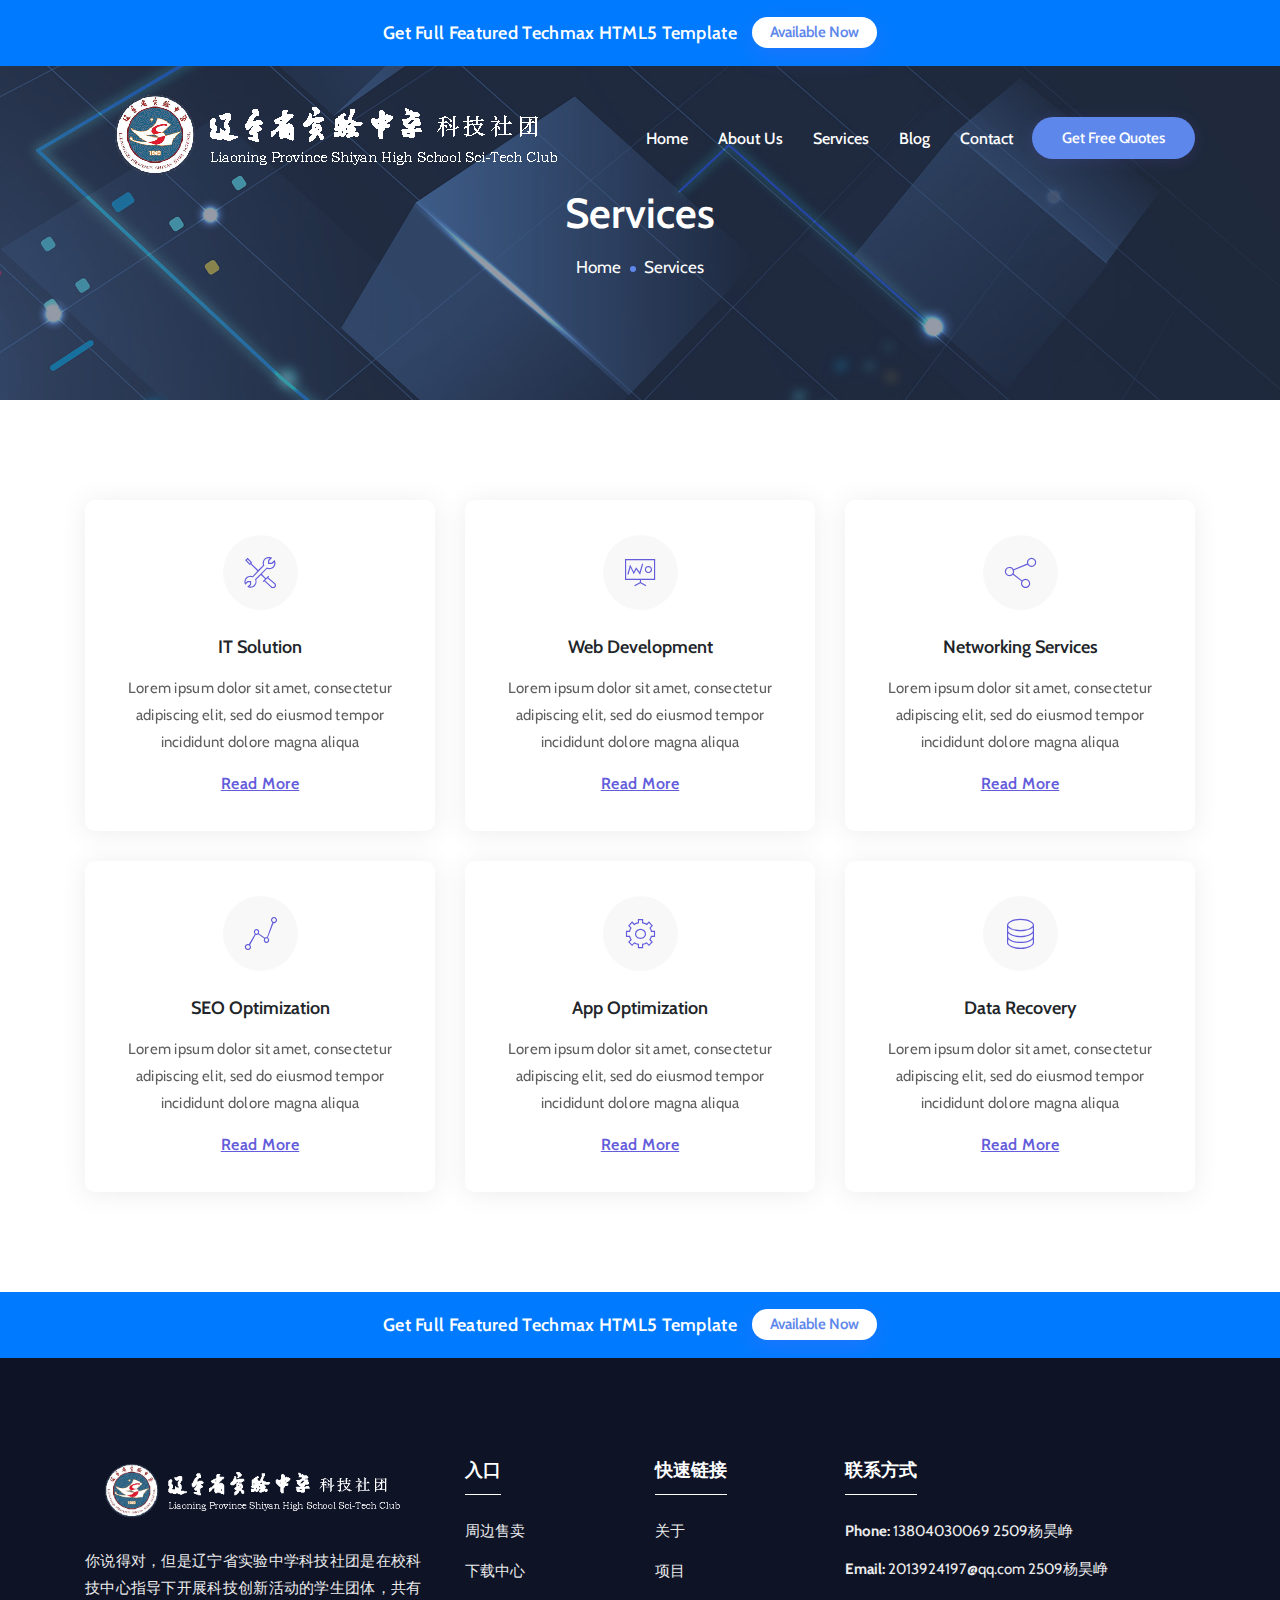
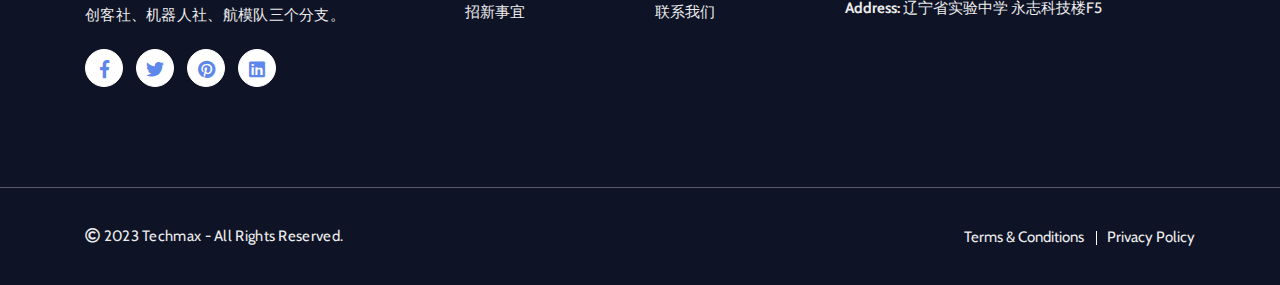
<file: services.html>
<!doctype html>
<html lang="zxx">

<head>
	<!-- Required meta tags -->
	<meta charset="utf-8">
	<meta name="viewport" content="width=device-width, initial-scale=1, shrink-to-fit=no">
	<!-- Title -->
	<title>Free Techmax - IT Solutions & Technology HTML5 Website Template</title>
	<!-- Google Fonts -->
	<link href="https://fonts.googleapis.com/css2?family=Cabin:wght@400;500;600;700&display=swap" rel="stylesheet">
	<!-- Favicon -->
	<link rel="icon" type="image/png" href="assets/img/favicon.png">
	<!-- Bootstrap Min CSS -->
	<link rel="stylesheet" href="assets/css/bootstrap.min.css">
	<!-- Animate Min CSS -->
	<link rel="stylesheet" href="assets/css/animate.min.css">
	<!-- Pe-icon-7 CSS -->
	<link rel="stylesheet" href="assets/css/pe-icon-7-stroke.css">
	<!-- Font Awesome Min CSS -->
	<link rel="stylesheet" href="assets/css/fontawesome.min.css">
	<!-- Mran Menu CSS -->
	<link rel="stylesheet" href="assets/css/meanmenu.css">
	<!-- Owl Carousel Min CSS -->
	<link rel="stylesheet" href="assets/css/owl.carousel.min.css">
	<!-- Style CSS -->
	<link rel="stylesheet" href="assets/css/style.css">
	<!-- Responsive CSS -->
	<link rel="stylesheet" href="assets/css/responsive.css">
</head>

<body>

	<!-- Start Preloader Area -->
	<div class="preloader">
		<div class="d-table">
			<div class="d-table-cell">
			<div class="lds-spinner">
				<div></div><div></div><div></div>
				<div></div><div></div><div></div>
				<div></div><div></div><div></div>
				<div></div><div></div><div></div>
			</div>
			</div>
		</div>
	</div>
	<!-- End Preloader Area -->
	
	<!-- Start Navbar Area -->
	<div class="navbar-area">
        <div class="purchase-container nav-1">
			<div class="container">
				<div class="row">
					<div class="col">
						<div class="purchase-info">
							<p>Get Full Featured Techmax HTML5 Template</p>
							<div class="purchase-button">
								<a class="default-btn-one" href="https://www.templatemonster.com/website-templates/techmax-it-solutions-and-technology-website-template-224088.html">Available Now <span></span></a>
							</div>
						</div>
					</div>
				</div>
			</div>
        </div>
		<div class="frtechmax-responsive-nav">
			<div class="container">
				<div class="frtechmax-responsive-menu">
					<div class="logo">
						<a href="index.html">
							<img src="assets/img/logo.png" class="white-logo" alt="logo">
							<img src="assets/img/logo-black.png" class="black-logo" alt="logo">
						</a>
					</div>
				</div>
			</div>
		</div>
		<div class="techmax-nav">
			<div class="container">
				<nav class="navbar navbar-expand-md navbar-light">
					<a class="navbar-brand" href="index.html">
						<img src="assets/img/logo.png" class="white-logo" alt="logo">
						<img src="assets/img/logo-black.png" class="black-logo" alt="logo">
					</a>
					<div class="collapse navbar-collapse mean-menu" id="navbarSupportedContent">
						<ul class="navbar-nav">
							<li class="nav-item"> 
								<a href="index.html" class="nav-link">Home</a>
							</li>
							<li class="nav-item">
								<a href="about.html" class="nav-link">About Us</a>
							</li>
							<li class="nav-item">
								<a href="services.html" class="nav-link">Services</a>
							</li>
							<li class="nav-item">
								<a href="blog.html" class="nav-link">Blog</a>
							</li>
							<li class="nav-item">
								<a href="contact.html" class="nav-link">Contact</a>
							</li>
						</ul>
						<div class="other-option">
							<a class="default-btn" href="#0">Get Free Quotes <span></span></a>
						</div>
					</div>
				</nav>
			</div>
		</div>
	</div>
	<!-- End Navbar Area -->
	
	<!-- Start Page Title Area -->
	<div class="page-title-area item-bg2">
		<div class="d-table">
			<div class="d-table-cell">
				<div class="container">
					<div class="page-title-content">
						<h2>Services</h2>
						<ul>
							<li><a href="index.html">Home</a></li>
							<li>Services</li>
						</ul>
					</div>
				</div>
			</div>
		</div>
	</div>
	<!-- End Page Title Area -->
	
	<!-- Start Services Section -->
	<section class="services-section pt-70 pb-100">
		<div class="container">
			<div class="row">
				<div class="col-lg-4 col-md-6">
					<div class="single-services-item">
						<div class="services-icon">
							<i class="pe-7s-tools"></i>
						</div>
						<h3>IT Solution</h3>
						<p>Lorem ipsum dolor sit amet, consectetur adipiscing elit, sed do eiusmod tempor incididunt dolore magna aliqua</p>
						<div class="services-btn-link">
							<a href="#0" class="services-link">Read More</a>
						</div>
					</div>
				</div>
				<div class="col-lg-4 col-md-6">
					<div class="single-services-item">
						<div class="services-icon">
							<i class="pe-7s-display1"></i>
						</div>
						<h3>Web Development</h3>
						<p>Lorem ipsum dolor sit amet, consectetur adipiscing elit, sed do eiusmod tempor incididunt dolore magna aliqua</p>
						<div class="services-btn-link">
							<a href="#0" class="services-link">Read More</a>
						</div>
					</div>
				</div>
				<div class="col-lg-4 col-md-6">
					<div class="single-services-item">
						<div class="services-icon">
							<i class="pe-7s-share"></i>
						</div>
						<h3>Networking Services</h3>
						<p>Lorem ipsum dolor sit amet, consectetur adipiscing elit, sed do eiusmod tempor incididunt dolore magna aliqua</p>
						<div class="services-btn-link">
							<a href="#0" class="services-link">Read More</a>
						</div>
					</div>
				</div>
				<div class="col-lg-4 col-md-6">
					<div class="single-services-item">
						<div class="services-icon">
							<i class="pe-7s-graph1"></i>
						</div>
						<h3>SEO Optimization</h3>
						<p>Lorem ipsum dolor sit amet, consectetur adipiscing elit, sed do eiusmod tempor incididunt dolore magna aliqua</p>
						<div class="services-btn-link">
							<a href="#0" class="services-link">Read More</a>
						</div>
					</div>
				</div>
				<div class="col-lg-4 col-md-6">
					<div class="single-services-item">
						<div class="services-icon">
							<i class="pe-7s-config"></i>
						</div>
						<h3>App Optimization</h3>
						<p>Lorem ipsum dolor sit amet, consectetur adipiscing elit, sed do eiusmod tempor incididunt dolore magna aliqua</p>
						<div class="services-btn-link">
							<a href="#0" class="services-link">Read More</a>
						</div>
					</div>
				</div>
				<div class="col-lg-4 col-md-6">
					<div class="single-services-item">
						<div class="services-icon">
							<i class="pe-7s-server"></i>
						</div>
						<h3>Data Recovery</h3>
						<p>Lorem ipsum dolor sit amet, consectetur adipiscing elit, sed do eiusmod tempor incididunt dolore magna aliqua</p>
						<div class="services-btn-link">
							<a href="#0" class="services-link">Read More</a>
						</div>
					</div>
				</div>
			</div>
		</div>
	</section>
	<!-- End Services Section -->
	
	<!-- Start Purchase Section -->
    <div class="purchase-container">
		<div class="container">
			<div class="row">
				<div class="col">
					<div class="purchase-info">
						<p>Get Full Featured Techmax HTML5 Template</p>
						<div class="purchase-button">
							<a class="default-btn-one" href="https://www.templatemonster.com/website-templates/techmax-it-solutions-and-technology-website-template-224088.html">Available Now <span></span></a>
						</div>
					</div>
				</div>
			</div>
		</div>
    </div>
	<!-- End Purchase Section -->
	
		<!-- Start Footer Section -->
		<section class="footer-area section-padding">
			<div class="container">
				<div class="row">
					<div class="col-lg-4 col-md-6 col-sm-6">
						<div class="single-footer-widget">
							<a class="footer-logo" href="#">
								<img src="assets/img/logo.png" class="white-logo" alt="logo">
							</a>
							<p>你说得对，但是辽宁省实验中学科技社团是在校科技中心指导下开展科技创新活动的学生团体，共有创客社、机器人社、航模队三个分支。</p>
							<ul class="footer-social">
								<li>
									<a href="#"> <i class="fab fa-facebook-f"></i>
									</a>
								</li>
								<li>
									<a href="#"> <i class="fab fa-twitter"></i>
									</a>
								</li>
								<li>
									<a href="#"> <i class="fab fa-pinterest"></i>
									</a>
								</li>
								<li>
									<a href="#"> <i class="fab fa-linkedin"></i>
									</a>
								</li>
							</ul>
						</div>
					</div>
					<div class="col-lg-2 col-md-6 col-sm-6">
						<div class="single-footer-widget">
							<div class="footer-heading">
								<h3>入口</h3>
							</div>
							<ul class="footer-quick-links">
								<li> <a href="#">周边售卖</a></li>
								<li> <a href="#">下载中心</a></li>
								<li> <a href="#">招新事宜</a></li>
	
							</ul>
						</div>
					</div>
					<div class="col-lg-2 col-md-6 col-sm-6">
						<div class="single-footer-widget">
							<div class="footer-heading">
								<h3>快速链接</h3>
							</div>
							<ul class="footer-quick-links">
								<li><a href="about.html">关于</a></li>
								<li><a href="projects.html">项目</a></li>
								<li><a href="contact.html">联系我们</a></li>
	
							</ul>
						</div>
					</div>
					<div class="col-lg-4 col-md-6 col-sm-6">
						<div class="single-footer-widget">
							<div class="footer-heading">
								<h3>联系方式</h3>
							</div>
							<div class="footer-info-contact">
								<span><strong>Phone:</strong> <a href="tel:13804030069">13804030069 2509杨昊峥</a></span>
							</div>
							<div class="footer-info-contact">
								<span><strong>Email:</strong>&nbsp;2013924197@qq.com 2509杨昊峥 <a href="mailto:2013924197@qq.com">&nbsp;</a></span>
							</div>
							<div class="footer-info-contact">
								<span><strong>Address:</strong> 辽宁省实验中学 永志科技楼F5</span>
							</div>
							<!-- Start Subscribe Area -->						<!-- End Subscribe Area -->
						</div>
					</div>
				</div>
			</div>
		</section>
		<!-- End Footer Section -->
	
	<!-- Start Copy Right Section -->
	<div class="copyright-area">
		<div class="container">
			<div class="row align-items-center">
				<div class="col-lg-6 col-md-6">
					<p> <i class="far fa-copyright"></i> 2023 Techmax - All Rights Reserved.</p>
				</div>
				<div class="col-lg-6 col-md-6">
					<ul>
						<li> <a href="terms-condition.html">Terms & Conditions</a>
						</li>
						<li> <a href="privacy-policy.html">Privacy Policy</a>
						</li>
					</ul>
				</div>
			</div>
		</div>
	</div>
	<!-- End Copy Right Section -->
	
	<!-- Start Go Top Section -->
	<div class="go-top">
		<i class="fas fa-chevron-up"></i>
		<i class="fas fa-chevron-up"></i>
	</div>
	<!-- End Go Top Section -->
	
	<!-- jQuery Min JS -->
	<script src="assets/js/jquery.min.js"></script>
	<!-- Bootstrap Min JS -->
	<script src="assets/js/bootstrap.min.js"></script>
	<!-- MeanMenu JS  -->
	<script src="assets/js/jquery.meanmenu.js"></script>
	<!-- Appear Min JS -->
	<script src="assets/js/jquery.appear.min.js"></script>
	<!-- CounterUp Min JS -->
	<script src="assets/js/jquery.waypoints.min.js"></script>
	<script src="assets/js/jquery.counterup.min.js"></script>
	<!-- Owl Carousel Min JS -->
	<script src="assets/js/owl.carousel.min.js"></script>
	<!-- WOW Min JS -->
	<script src="assets/js/wow.min.js"></script>
	<!-- Main JS -->
	<script src="assets/js/main.js"></script>
	
</body>

</html>
</file>
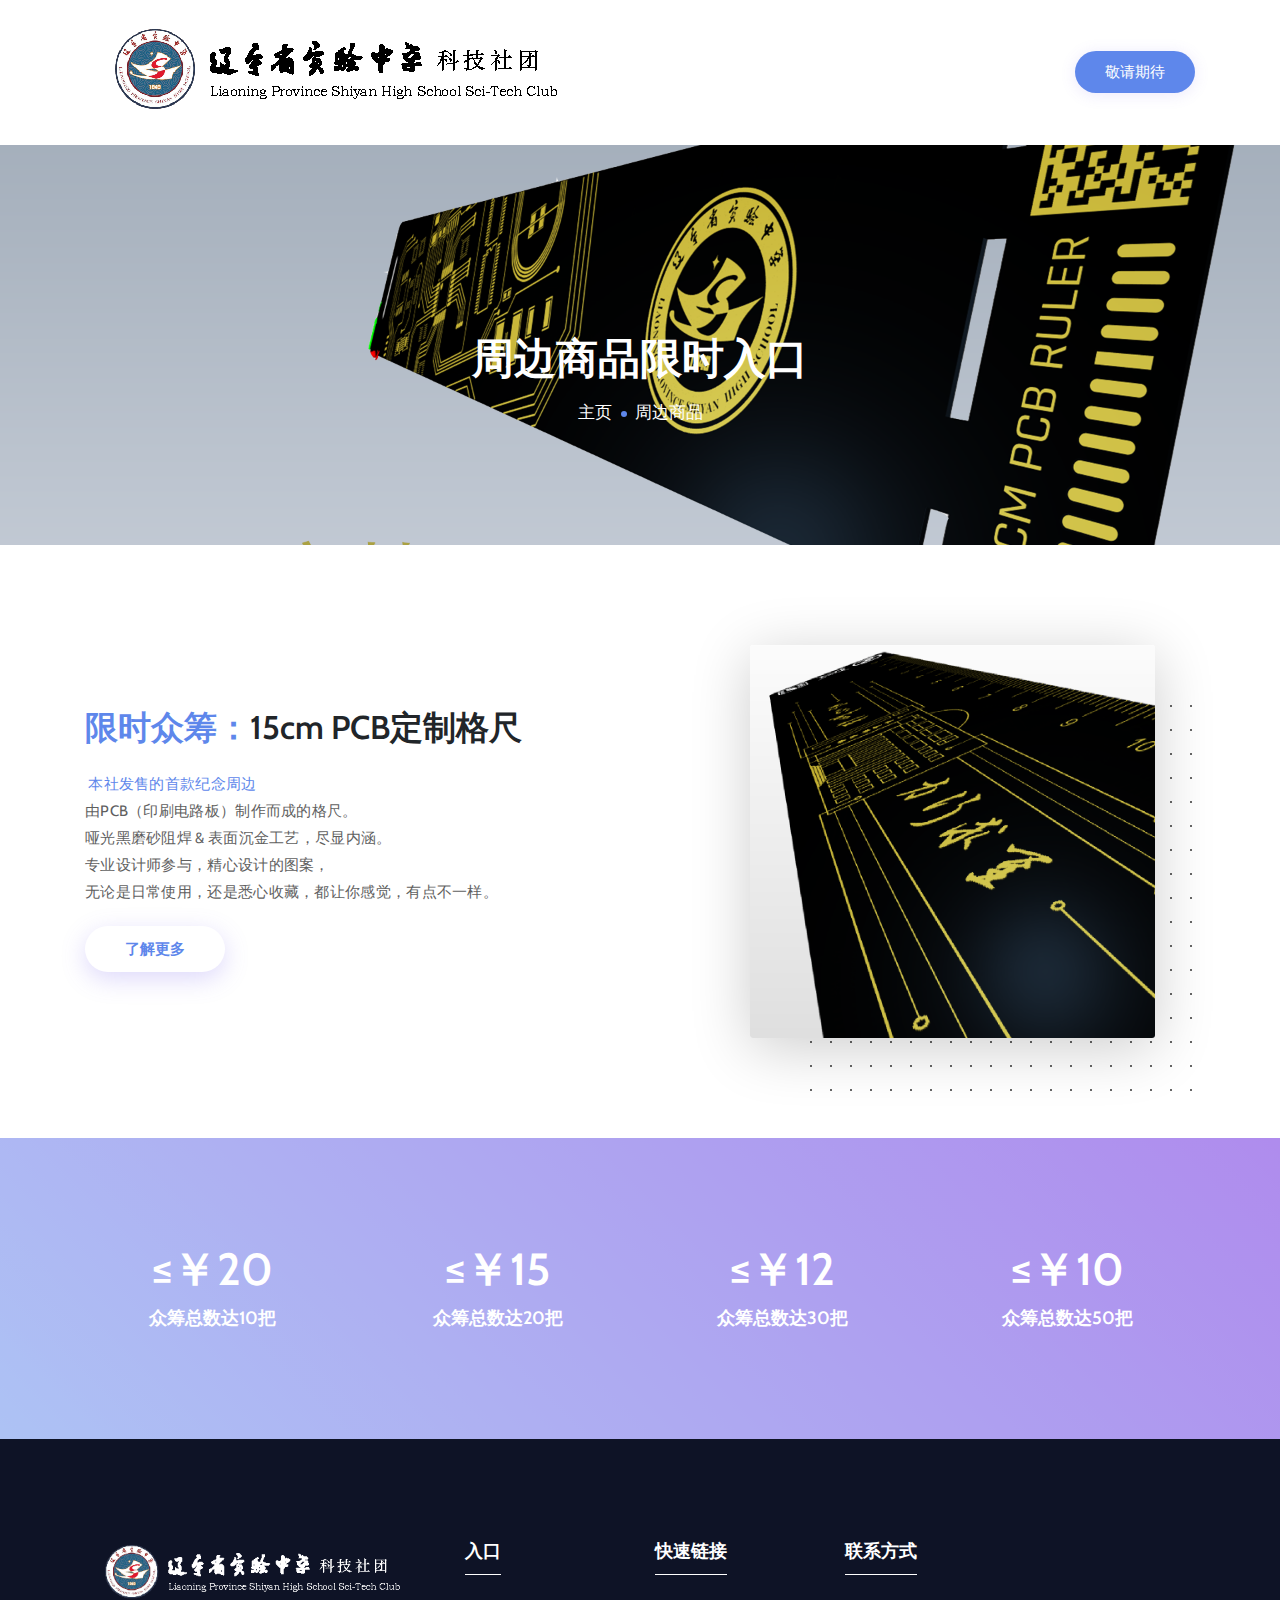
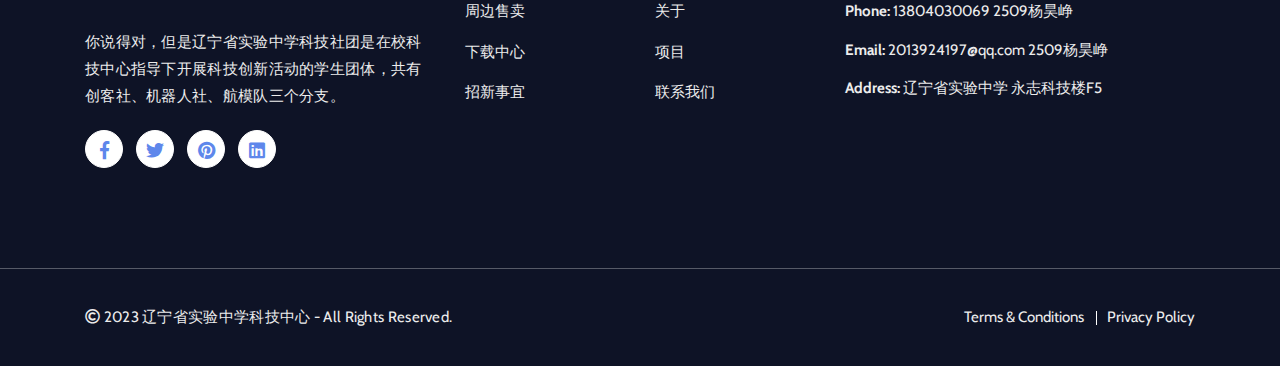
<file: shop.html>
<!doctype html>
<html lang="zxx">

<head>
	<!-- Required meta tags -->
	<meta charset="utf-8">
	<meta name="viewport" content="width=device-width, initial-scale=1, shrink-to-fit=no">
	<!-- Title -->
	<title>SSY科社 - 周边售卖</title>
	<!-- Google Fonts -->
	<link href="https://fonts.googleapis.com/css2?family=Cabin:wght@400;500;600;700&display=swap" rel="stylesheet">
	<!-- Favicon -->
	<link rel="icon" type="image/png" href="assets/img/favicon.png">
	<!-- Bootstrap Min CSS -->
	<link rel="stylesheet" href="assets/css/bootstrap.min.css">
	<!-- Animate Min CSS -->
	<link rel="stylesheet" href="assets/css/animate.min.css">
	<!-- FlatIcon CSS -->
	<link rel="stylesheet" href="assets/css/pe-icon-7-stroke.css">
	<!-- Font Awesome Min CSS -->
	<link rel="stylesheet" href="assets/css/fontawesome.min.css">
	<!-- Mran Menu CSS -->
	<link rel="stylesheet" href="assets/css/meanmenu.css">
	<!-- Owl Carousel Min CSS -->
	<link rel="stylesheet" href="assets/css/owl.carousel.min.css">
	<!-- Style CSS -->
	<link rel="stylesheet" href="assets/css/style.css">
	<!-- Responsive CSS -->
	<link rel="stylesheet" href="assets/css/responsive.css">
</head>

<body>

	<!-- Start Preloader Area -->
	<div class="preloader">
		<div class="d-table">
			<div class="d-table-cell">
			<div class="lds-spinner">
				<div></div><div></div><div></div>
				<div></div><div></div><div></div>
				<div></div><div></div><div></div>
				<div></div><div></div><div></div>
			</div>
			</div>
		</div>
	</div>
	<!-- End Preloader Area -->
	
	<!-- Start Navbar Area -->
	<div class="navbar-area">
        
        </div>
		<div class="frtechmax-responsive-nav">
			<div class="container">
				<div class="frtechmax-responsive-menu">
					<div class="logo">
						<a href="index.html">
							<img src="assets/img/logo.png" class="white-logo" alt="logo">
							<img src="assets/img/logo-black.png" class="black-logo" alt="logo">
						</a>
					</div>
				</div>
			</div>
		</div>
		<div class="techmax-nav">
			<div class="container">
				<nav class="navbar navbar-expand-md navbar-light">
					<a class="navbar-brand" href="index.html">
						<img src="assets/img/logo-black.png" class="white-logo" alt="logo">
						<img src="assets/img/logo.png" class="black-logo" alt="logo">
					</a>
					<div class="collapse navbar-collapse mean-menu" id="navbarSupportedContent">
						<ul class="navbar-nav">
							<li class="nav-item"> 
								<a href="index.html" class="nav-link">Home</a>
							</li>
							<li class="nav-item">
								<a href="about.html" class="nav-link">About Us</a>
							</li>
							<li class="nav-item">
								<a href="services.html" class="nav-link">Services</a>
							</li>
							<li class="nav-item">
								<a href="blog.html" class="nav-link">Blog</a>
							</li>
							<li class="nav-item">
								<a href="contact.html" class="nav-link">Contact</a>
							</li>
						</ul>
						<div class="other-option">
							<a class="default-btn" href="#0">敬请期待 <span></span></a>
						</div>
					</div>
				</nav>
			</div>
		</div>
	</div>
	<!-- End Navbar Area -->
	
	<!-- Start Page Title Area -->
	<div class="ruler-title-area">
		<div class="d-table">
			<div class="d-table-cell">
				<div class="container">
					<div class="page-title-content">
						<h2>周边商品限时入口</h2>
						<ul>
							<li><a href="index.html">主页</a></li>
							<li>周边商品</li>
						</ul>
					</div>
				</div>
			</div>
		</div>
	</div>
	<!-- End Page Title Area -->
	
	<!-- Start About Section -->
	<section class="shop-area section-padding">
		<div class="container">
			<div class="row d-flex align-items-center">
				<div class="col-lg-7 col-md-12 col-sm-12">
					<div class="shop-content">
						<div class="shop-content-text">
							<h2><span class="color-text">限时众筹：</span>15cm PCB定制格尺</h2>
							<p><span class="color-text">&nbsp本社发售的首款纪念周边</span><br>
							由PCB（印刷电路板）制作而成的格尺。<br>哑光黑磨砂阻焊 & 表面沉金工艺，尽显内涵。<br>
							专业设计师参与，精心设计的图案，<br>
							无论是日常使用，还是悉心收藏，都让你感觉，有点不一样。
							</p>
							<a href="assets/file/shop/ruler/ruler.pdf" class="default-btn-one">
                                了解更多
                                <span></span>
                            </a>
						</div>
					</div>
				</div>
				<div class="col-lg-5 col-md-12 col-sm-12">
					<div class="shop-image">
						<img src="assets/img/shop/pcbruler/Snipaste_2023-08-11_20-20-08.png" alt="shop image">
					</div>
				</div>
			</div>
		</div>
	</section>
	<!-- End About Section -->
	
	<!-- Start Counter Section -->
	<section class="counter-area section-padding">
		<div class="container">
			<div class="row">
				<div class="col-lg-3 col-md-6 counter-item">
					<div class="single-counter">
						<div class="counter-contents">
							<h2>
								<span>≤￥</span>
								<span class="counter-number">20</span>
							</h2>
							<h3 class="counter-heading">众筹总数达10把</h3>
						</div>
					</div>
				</div>
				<div class="col-lg-3 col-md-6 counter-item">
					<div class="single-counter">
						<div class="counter-contents">
							<h2>
								<span>≤￥</span>
								<span class="counter-number">15</span>
							</h2>
							<h3 class="counter-heading">众筹总数达20把</h3>
						</div>
					</div>
				</div>
				<div class="col-lg-3 col-md-6 counter-item">
					<div class="single-counter">
						<div class="counter-contents">
							<h2>
								<span>≤￥</span>
								<span class="counter-number">12</span>
							</h2>
							<h3 class="counter-heading">众筹总数达30把</h3>
						</div>
					</div>
				</div>
				<div class="col-lg-3 col-md-6 counter-item">
					<div class="single-counter">
						<div class="counter-contents">
							<h2>
								<span>≤￥</span>
								<span class="counter-number">10</span>
							</h2>
							<h3 class="counter-heading">众筹总数达50把</h3>
						</div>
					</div>
				</div>
			</div>
		</div>
	</section>
	<!-- End Counter Section -->
	
	<!-- Start Partner section
	<section class="partner-section pt-100 pb-70">
		<div class="container">
			<div class="section-title">
				<h2>Our Trusted Partner</h2>
			</div>
			<div class="partner-list">
				<div class="partner-item">
					<a href="#0">
						<img src="assets/img/partner-logo/client-1.jpg" alt="image">
					</a>
				</div>
				<div class="partner-item">
					<a href="#0">
						<img src="assets/img/partner-logo/client-2.jpg" alt="image">
					</a>
				</div>
				<div class="partner-item">
					<a href="#0">
						<img src="assets/img/partner-logo/client-3.jpg" alt="image">
					</a>
				</div>
				<div class="partner-item">
					<a href="#0">
						<img src="assets/img/partner-logo/client-4.jpg" alt="image">
					</a>
				</div>
				<div class="partner-item">
					<a href="#0">
						<img src="assets/img/partner-logo/client-5.jpg" alt="image">
					</a>
				</div>
				<div class="partner-item">
					<a href="#0">
						<img src="assets/img/partner-logo/client-6.jpg" alt="image">
					</a>
				</div>
				<div class="partner-item">
					<a href="#0">
						<img src="assets/img/partner-logo/client-7.jpg" alt="image">
					</a>
				</div>
				<div class="partner-item">
					<a href="#0">
						<img src="assets/img/partner-logo/client-8.jpg" alt="image">
					</a>
				</div>
				<div class="partner-item">
					<a href="#0">
						<img src="assets/img/partner-logo/client-9.jpg" alt="image">
					</a>
				</div>
				<div class="partner-item">
					<a href="#0">
						<img src="assets/img/partner-logo/client-10.jpg" alt="image">
					</a>
				</div>
			</div>
		</div>
	</section>
	 End Partner section -->

	<!-- Start Purchase Section -->
    
	<!-- End Purchase Section -->
	
		<!-- Start Footer Section -->
		<section class="footer-area section-padding">
			<div class="container">
				<div class="row">
					<div class="col-lg-4 col-md-6 col-sm-6">
						<div class="single-footer-widget">
							<a class="footer-logo" href="#">
								<img src="assets/img/logo.png" class="white-logo" alt="logo">
							</a>
							<p>你说得对，但是辽宁省实验中学科技社团是在校科技中心指导下开展科技创新活动的学生团体，共有创客社、机器人社、航模队三个分支。</p>
							<ul class="footer-social">
								<li>
									<a href="#"> <i class="fab fa-facebook-f"></i>
									</a>
								</li>
								<li>
									<a href="#"> <i class="fab fa-twitter"></i>
									</a>
								</li>
								<li>
									<a href="#"> <i class="fab fa-pinterest"></i>
									</a>
								</li>
								<li>
									<a href="#"> <i class="fab fa-linkedin"></i>
									</a>
								</li>
							</ul>
						</div>
					</div>
					<div class="col-lg-2 col-md-6 col-sm-6">
						<div class="single-footer-widget">
							<div class="footer-heading">
								<h3>入口</h3>
							</div>
							<ul class="footer-quick-links">
								<li> <a href="#">周边售卖</a></li>
								<li> <a href="#">下载中心</a></li>
								<li> <a href="#">招新事宜</a></li>
	
							</ul>
						</div>
					</div>
					<div class="col-lg-2 col-md-6 col-sm-6">
						<div class="single-footer-widget">
							<div class="footer-heading">
								<h3>快速链接</h3>
							</div>
							<ul class="footer-quick-links">
								<li><a href="about.html">关于</a></li>
								<li><a href="projects.html">项目</a></li>
								<li><a href="contact.html">联系我们</a></li>
	
							</ul>
						</div>
					</div>
					<div class="col-lg-4 col-md-6 col-sm-6">
						<div class="single-footer-widget">
							<div class="footer-heading">
								<h3>联系方式</h3>
							</div>
							<div class="footer-info-contact">
								<span><strong>Phone:</strong> <a href="tel:13804030069">13804030069 2509杨昊峥</a></span>
							</div>
							<div class="footer-info-contact">
								<span><strong>Email:</strong>&nbsp;2013924197@qq.com 2509杨昊峥 <a href="mailto:2013924197@qq.com">&nbsp;</a></span>
							</div>
							<div class="footer-info-contact">
								<span><strong>Address:</strong> 辽宁省实验中学 永志科技楼F5</span>
							</div>
							<!-- Start Subscribe Area -->						<!-- End Subscribe Area -->
						</div>
					</div>
				</div>
			</div>
		</section>
		<!-- End Footer Section -->
	
	<!-- Start Copy Right Section -->
	<div class="copyright-area">
		<div class="container">
			<div class="row align-items-center">
				<div class="col-lg-6 col-md-6">
					<p> <i class="far fa-copyright"></i> 2023 辽宁省实验中学科技中心 - All Rights Reserved.</p>
				</div>
				<div class="col-lg-6 col-md-6">
					<ul>
						<li> <a href="terms-condition.html">Terms & Conditions</a>
						</li>
						<li> <a href="privacy-policy.html">Privacy Policy</a>
						</li>
					</ul>
				</div>
			</div>
		</div>
	</div>
	<!-- End Copy Right Section -->
	
	<!-- Start Go Top Section -->
	<div class="go-top">
		<i class="fas fa-chevron-up"></i>
		<i class="fas fa-chevron-up"></i>
	</div>
	<!-- End Go Top Section -->
	
	<!-- jQuery Min JS -->
	<script src="assets/js/jquery.min.js"></script>
	<!-- Bootstrap Min JS -->
	<script src="assets/js/bootstrap.min.js"></script>
	<!-- MeanMenu JS  -->
	<script src="assets/js/jquery.meanmenu.js"></script>
	<!-- Appear Min JS -->
	<script src="assets/js/jquery.appear.min.js"></script>
	<!-- CounterUp Min JS -->
	<script src="assets/js/jquery.waypoints.min.js"></script>
	<script src="assets/js/jquery.counterup.min.js"></script>
	<!-- Owl Carousel Min JS -->
	<script src="assets/js/owl.carousel.min.js"></script>
	<!-- WOW Min JS -->
	<script src="assets/js/wow.min.js"></script>
	<!-- Main JS -->
	<script src="assets/js/main.js"></script>
	
</body>

</html>
</file>
<file: assets/css/pe-icon-7-stroke.css>
@font-face {
	font-family: 'Pe-icon-7-stroke';
	src:url('../fonts/Pe-icon-7-stroke.eot?d7yf1v');
	src:url('../fonts/Pe-icon-7-stroke.eot?#iefixd7yf1v') format('embedded-opentype'),
		url('../fonts/Pe-icon-7-stroke.woff?d7yf1v') format('woff'),
		url('../fonts/Pe-icon-7-stroke.ttf?d7yf1v') format('truetype'),
		url('../fonts/Pe-icon-7-stroke.svg?d7yf1v#Pe-icon-7-stroke') format('svg');
	font-weight: normal;
	font-style: normal;
}

[class^="pe-7s-"], [class*=" pe-7s-"] {
	display: inline-block;
	font-family: 'Pe-icon-7-stroke';
	speak: none;
	font-style: normal;
	font-weight: normal;
	font-variant: normal;
	text-transform: none;
	line-height: 1;

	/* Better Font Rendering =========== */
	-webkit-font-smoothing: antialiased;
	-moz-osx-font-smoothing: grayscale;
}

.pe-7s-album:before {
	content: "\e6aa";
}
.pe-7s-arc:before {
	content: "\e6ab";
}
.pe-7s-back-2:before {
	content: "\e6ac";
}
.pe-7s-bandaid:before {
	content: "\e6ad";
}
.pe-7s-car:before {
	content: "\e6ae";
}
.pe-7s-diamond:before {
	content: "\e6af";
}
.pe-7s-door-lock:before {
	content: "\e6b0";
}
.pe-7s-eyedropper:before {
	content: "\e6b1";
}
.pe-7s-female:before {
	content: "\e6b2";
}
.pe-7s-gym:before {
	content: "\e6b3";
}
.pe-7s-hammer:before {
	content: "\e6b4";
}
.pe-7s-headphones:before {
	content: "\e6b5";
}
.pe-7s-helm:before {
	content: "\e6b6";
}
.pe-7s-hourglass:before {
	content: "\e6b7";
}
.pe-7s-leaf:before {
	content: "\e6b8";
}
.pe-7s-magic-wand:before {
	content: "\e6b9";
}
.pe-7s-male:before {
	content: "\e6ba";
}
.pe-7s-map-2:before {
	content: "\e6bb";
}
.pe-7s-next-2:before {
	content: "\e6bc";
}
.pe-7s-paint-bucket:before {
	content: "\e6bd";
}
.pe-7s-pendrive:before {
	content: "\e6be";
}
.pe-7s-photo:before {
	content: "\e6bf";
}
.pe-7s-piggy:before {
	content: "\e6c0";
}
.pe-7s-plugin:before {
	content: "\e6c1";
}
.pe-7s-refresh-2:before {
	content: "\e6c2";
}
.pe-7s-rocket:before {
	content: "\e6c3";
}
.pe-7s-settings:before {
	content: "\e6c4";
}
.pe-7s-shield:before {
	content: "\e6c5";
}
.pe-7s-smile:before {
	content: "\e6c6";
}
.pe-7s-usb:before {
	content: "\e6c7";
}
.pe-7s-vector:before {
	content: "\e6c8";
}
.pe-7s-wine:before {
	content: "\e6c9";
}
.pe-7s-cloud-upload:before {
	content: "\e68a";
}
.pe-7s-cash:before {
	content: "\e68c";
}
.pe-7s-close:before {
	content: "\e680";
}
.pe-7s-bluetooth:before {
	content: "\e68d";
}
.pe-7s-cloud-download:before {
	content: "\e68b";
}
.pe-7s-way:before {
	content: "\e68e";
}
.pe-7s-close-circle:before {
	content: "\e681";
}
.pe-7s-id:before {
	content: "\e68f";
}
.pe-7s-angle-up:before {
	content: "\e682";
}
.pe-7s-wristwatch:before {
	content: "\e690";
}
.pe-7s-angle-up-circle:before {
	content: "\e683";
}
.pe-7s-world:before {
	content: "\e691";
}
.pe-7s-angle-right:before {
	content: "\e684";
}
.pe-7s-volume:before {
	content: "\e692";
}
.pe-7s-angle-right-circle:before {
	content: "\e685";
}
.pe-7s-users:before {
	content: "\e693";
}
.pe-7s-angle-left:before {
	content: "\e686";
}
.pe-7s-user-female:before {
	content: "\e694";
}
.pe-7s-angle-left-circle:before {
	content: "\e687";
}
.pe-7s-up-arrow:before {
	content: "\e695";
}
.pe-7s-angle-down:before {
	content: "\e688";
}
.pe-7s-switch:before {
	content: "\e696";
}
.pe-7s-angle-down-circle:before {
	content: "\e689";
}
.pe-7s-scissors:before {
	content: "\e697";
}
.pe-7s-wallet:before {
	content: "\e600";
}
.pe-7s-safe:before {
	content: "\e698";
}
.pe-7s-volume2:before {
	content: "\e601";
}
.pe-7s-volume1:before {
	content: "\e602";
}
.pe-7s-voicemail:before {
	content: "\e603";
}
.pe-7s-video:before {
	content: "\e604";
}
.pe-7s-user:before {
	content: "\e605";
}
.pe-7s-upload:before {
	content: "\e606";
}
.pe-7s-unlock:before {
	content: "\e607";
}
.pe-7s-umbrella:before {
	content: "\e608";
}
.pe-7s-trash:before {
	content: "\e609";
}
.pe-7s-tools:before {
	content: "\e60a";
}
.pe-7s-timer:before {
	content: "\e60b";
}
.pe-7s-ticket:before {
	content: "\e60c";
}
.pe-7s-target:before {
	content: "\e60d";
}
.pe-7s-sun:before {
	content: "\e60e";
}
.pe-7s-study:before {
	content: "\e60f";
}
.pe-7s-stopwatch:before {
	content: "\e610";
}
.pe-7s-star:before {
	content: "\e611";
}
.pe-7s-speaker:before {
	content: "\e612";
}
.pe-7s-signal:before {
	content: "\e613";
}
.pe-7s-shuffle:before {
	content: "\e614";
}
.pe-7s-shopbag:before {
	content: "\e615";
}
.pe-7s-share:before {
	content: "\e616";
}
.pe-7s-server:before {
	content: "\e617";
}
.pe-7s-search:before {
	content: "\e618";
}
.pe-7s-film:before {
	content: "\e6a5";
}
.pe-7s-science:before {
	content: "\e619";
}
.pe-7s-disk:before {
	content: "\e6a6";
}
.pe-7s-ribbon:before {
	content: "\e61a";
}
.pe-7s-repeat:before {
	content: "\e61b";
}
.pe-7s-refresh:before {
	content: "\e61c";
}
.pe-7s-add-user:before {
	content: "\e6a9";
}
.pe-7s-refresh-cloud:before {
	content: "\e61d";
}
.pe-7s-paperclip:before {
	content: "\e69c";
}
.pe-7s-radio:before {
	content: "\e61e";
}
.pe-7s-note2:before {
	content: "\e69d";
}
.pe-7s-print:before {
	content: "\e61f";
}
.pe-7s-network:before {
	content: "\e69e";
}
.pe-7s-prev:before {
	content: "\e620";
}
.pe-7s-mute:before {
	content: "\e69f";
}
.pe-7s-power:before {
	content: "\e621";
}
.pe-7s-medal:before {
	content: "\e6a0";
}
.pe-7s-portfolio:before {
	content: "\e622";
}
.pe-7s-like2:before {
	content: "\e6a1";
}
.pe-7s-plus:before {
	content: "\e623";
}
.pe-7s-left-arrow:before {
	content: "\e6a2";
}
.pe-7s-play:before {
	content: "\e624";
}
.pe-7s-key:before {
	content: "\e6a3";
}
.pe-7s-plane:before {
	content: "\e625";
}
.pe-7s-joy:before {
	content: "\e6a4";
}
.pe-7s-photo-gallery:before {
	content: "\e626";
}
.pe-7s-pin:before {
	content: "\e69b";
}
.pe-7s-phone:before {
	content: "\e627";
}
.pe-7s-plug:before {
	content: "\e69a";
}
.pe-7s-pen:before {
	content: "\e628";
}
.pe-7s-right-arrow:before {
	content: "\e699";
}
.pe-7s-paper-plane:before {
	content: "\e629";
}
.pe-7s-delete-user:before {
	content: "\e6a7";
}
.pe-7s-paint:before {
	content: "\e62a";
}
.pe-7s-bottom-arrow:before {
	content: "\e6a8";
}
.pe-7s-notebook:before {
	content: "\e62b";
}
.pe-7s-note:before {
	content: "\e62c";
}
.pe-7s-next:before {
	content: "\e62d";
}
.pe-7s-news-paper:before {
	content: "\e62e";
}
.pe-7s-musiclist:before {
	content: "\e62f";
}
.pe-7s-music:before {
	content: "\e630";
}
.pe-7s-mouse:before {
	content: "\e631";
}
.pe-7s-more:before {
	content: "\e632";
}
.pe-7s-moon:before {
	content: "\e633";
}
.pe-7s-monitor:before {
	content: "\e634";
}
.pe-7s-micro:before {
	content: "\e635";
}
.pe-7s-menu:before {
	content: "\e636";
}
.pe-7s-map:before {
	content: "\e637";
}
.pe-7s-map-marker:before {
	content: "\e638";
}
.pe-7s-mail:before {
	content: "\e639";
}
.pe-7s-mail-open:before {
	content: "\e63a";
}
.pe-7s-mail-open-file:before {
	content: "\e63b";
}
.pe-7s-magnet:before {
	content: "\e63c";
}
.pe-7s-loop:before {
	content: "\e63d";
}
.pe-7s-look:before {
	content: "\e63e";
}
.pe-7s-lock:before {
	content: "\e63f";
}
.pe-7s-lintern:before {
	content: "\e640";
}
.pe-7s-link:before {
	content: "\e641";
}
.pe-7s-like:before {
	content: "\e642";
}
.pe-7s-light:before {
	content: "\e643";
}
.pe-7s-less:before {
	content: "\e644";
}
.pe-7s-keypad:before {
	content: "\e645";
}
.pe-7s-junk:before {
	content: "\e646";
}
.pe-7s-info:before {
	content: "\e647";
}
.pe-7s-home:before {
	content: "\e648";
}
.pe-7s-help2:before {
	content: "\e649";
}
.pe-7s-help1:before {
	content: "\e64a";
}
.pe-7s-graph3:before {
	content: "\e64b";
}
.pe-7s-graph2:before {
	content: "\e64c";
}
.pe-7s-graph1:before {
	content: "\e64d";
}
.pe-7s-graph:before {
	content: "\e64e";
}
.pe-7s-global:before {
	content: "\e64f";
}
.pe-7s-gleam:before {
	content: "\e650";
}
.pe-7s-glasses:before {
	content: "\e651";
}
.pe-7s-gift:before {
	content: "\e652";
}
.pe-7s-folder:before {
	content: "\e653";
}
.pe-7s-flag:before {
	content: "\e654";
}
.pe-7s-filter:before {
	content: "\e655";
}
.pe-7s-file:before {
	content: "\e656";
}
.pe-7s-expand1:before {
	content: "\e657";
}
.pe-7s-exapnd2:before {
	content: "\e658";
}
.pe-7s-edit:before {
	content: "\e659";
}
.pe-7s-drop:before {
	content: "\e65a";
}
.pe-7s-drawer:before {
	content: "\e65b";
}
.pe-7s-download:before {
	content: "\e65c";
}
.pe-7s-display2:before {
	content: "\e65d";
}
.pe-7s-display1:before {
	content: "\e65e";
}
.pe-7s-diskette:before {
	content: "\e65f";
}
.pe-7s-date:before {
	content: "\e660";
}
.pe-7s-cup:before {
	content: "\e661";
}
.pe-7s-culture:before {
	content: "\e662";
}
.pe-7s-crop:before {
	content: "\e663";
}
.pe-7s-credit:before {
	content: "\e664";
}
.pe-7s-copy-file:before {
	content: "\e665";
}
.pe-7s-config:before {
	content: "\e666";
}
.pe-7s-compass:before {
	content: "\e667";
}
.pe-7s-comment:before {
	content: "\e668";
}
.pe-7s-coffee:before {
	content: "\e669";
}
.pe-7s-cloud:before {
	content: "\e66a";
}
.pe-7s-clock:before {
	content: "\e66b";
}
.pe-7s-check:before {
	content: "\e66c";
}
.pe-7s-chat:before {
	content: "\e66d";
}
.pe-7s-cart:before {
	content: "\e66e";
}
.pe-7s-camera:before {
	content: "\e66f";
}
.pe-7s-call:before {
	content: "\e670";
}
.pe-7s-calculator:before {
	content: "\e671";
}
.pe-7s-browser:before {
	content: "\e672";
}
.pe-7s-box2:before {
	content: "\e673";
}
.pe-7s-box1:before {
	content: "\e674";
}
.pe-7s-bookmarks:before {
	content: "\e675";
}
.pe-7s-bicycle:before {
	content: "\e676";
}
.pe-7s-bell:before {
	content: "\e677";
}
.pe-7s-battery:before {
	content: "\e678";
}
.pe-7s-ball:before {
	content: "\e679";
}
.pe-7s-back:before {
	content: "\e67a";
}
.pe-7s-attention:before {
	content: "\e67b";
}
.pe-7s-anchor:before {
	content: "\e67c";
}
.pe-7s-albums:before {
	content: "\e67d";
}
.pe-7s-alarm:before {
	content: "\e67e";
}
.pe-7s-airplay:before {
	content: "\e67f";
}
</file>
<file: assets/css/style.css>
/*****************************************************************
    Template Name    : Free Techmax - IT Solutions & Technology HTML5 Website Template
    Author           : Barakah Themes
    Version          : 1.0
    Created          : 2023
    File Description : Main css file of the template
*****************************************************************/

/*****************************************************************

** - 01 - Default CSS
** - 02 - Preloader Area CSS
** - 03 - Navbar Area CSS
** - 04 - Home Section CSS
** - 05 - Services Section CSS
** - 06 - Overview Section CSS
** - 07 - Counter Section CSS
** - 08 - Testimonial Section CSS
** - 09 - Hire Section CSS
** - 10 - Blog Section CSS
** - 11 - Partner Section CSS
** - 12 - Other Page Banner Title CSS
** - 13 - About Page CSS
** - 14 - Contact Page CSS
** - 15 - All Page Footer Section CSS
** - 16 - All Page Copyright Section CSS

*****************************************************************/

/**************************************
 ** - 01 - Default CSS
 **************************************/

body {
	padding: 0;
	margin: 0;
	font-size: 15px;
	font-family: 'Cabin', sans-serif;
}

img {
	max-width: 100%;
	height: auto;
	border-radius: 3px;
}

button {
	outline: 0 !important;
}

dl, ol, ul {
    padding: 0;
    margin: 0;
    list-style: none;
}

.d-table {
	width: 100%;
	height: 100%;
}

.d-table-cell {
	vertical-align: middle;
}

.ptb-100 {
	padding-top: 100px;
	padding-bottom: 100px;
}

.pb-50 {
	padding-bottom: 50px;
}
.pb-70 {
	padding-bottom: 70px;
}

.pb-100 {
	padding-bottom: 100px;
}

.pt-50 {
	padding-top: 50px;
}
.pt-70 {
	padding-top: 70px;
}
.pt-100 {
	padding-top: 100px;
}

.bg-grey {
	background-color: rgb(215, 215, 215, 0.17);
}

.section-padding {
	padding: 100px 0;
}

a {
	text-decoration: none;
	-webkit-transition: 0.4s;
	transition: 0.4s;
	outline: 0 !important;
	color: #505060;
}

a:hover {
	text-decoration: none;
	color: #5e87eb;
}

.h1, .h2, .h3, .h4, .h5, .h6, h1, h2, h3, h4, h5, h6 {
	font-weight: 600;
	line-height: 1.4;
	font-family: 'Cabin', sans-serif;
}

p {
	font-size: 15px;
	line-height: 1.8;
	color: #5f5f5f;
	margin-bottom: 15px;
	font-weight: 400;
	letter-spacing: 0.3px;
	font-family: 'Cabin', sans-serif;
}

p:last-child {
	margin-bottom: 0;
}

.default-btn {
	border: none;
	position: relative;
	display: inline-block;
	text-align: center;
	overflow: hidden;
	z-index: 1;
	color: #ffffff;
	background-color: #5e87eb;
	-webkit-transition: 0.4s;
	transition: 0.4s;
	border-radius: 30px;
	font-weight: 600;
	font-size: 15px;
	padding-left: 35px;
	padding-right: 35px;
	padding-top: 12px;
	padding-bottom: 12px;
}

.default-btn span {
	position: absolute;
	display: block;
	width: 0;
	height: 0;
	border-radius: 50%;
	background-color: #3e57d0;
	-webkit-transition: width 0.5s ease-in-out, height 0.5s ease-in-out;
	transition: width 0.5s ease-in-out, height 0.5s ease-in-out;
	-webkit-transform: translate(-50%, -50%);
	transform: translate(-50%, -50%);
	z-index: -1;
	border-radius: 30px;
}

.default-btn:hover, .default-btn:focus {
	color: #ffffff;
}

.default-btn:hover span, .default-btn:focus span {
	width: 225%;
	height: 562.5px;
}

.default-btn-one {
	border: none;
	position: relative;
	display: inline-block;
	text-align: center;
	overflow: hidden;
	z-index: 1;
	color: #5e87eb;
	background-color: #ffffff;
	-webkit-transition: 0.4s;
	transition: 0.4s;
	border-radius: 30px;
	font-weight: 600;
	font-size: 15px;
	padding-left: 40px;
	padding-right: 40px;
	padding-top: 12px;
	padding-bottom: 12px;
	margin-top: 5px;
	margin-right: 20px;
	box-shadow: 0 7px 25px rgb(123,104,238,0.25);
}

.default-btn-one span {
	position: absolute;
	display: block;
	width: 0;
	height: 0;
	border-radius: 50%;
	background-color: #3e57d0;
	-webkit-transition: width 0.5s ease-in-out, height 0.5s ease-in-out;
	transition: width 0.5s ease-in-out, height 0.5s ease-in-out;
	-webkit-transform: translate(-50%, -50%);
	transform: translate(-50%, -50%);
	z-index: -1;
	border-radius: 30px;
}

.default-btn-one:hover, .default-btn-one:focus {
	color: #ffffff;
}

.default-btn-one:hover span, .default-btn-one:focus span {
	width: 225%;
	height: 562.5px;
}

.section-title {
	text-align: center;
	margin-bottom: 65px;
	line-height: 1.5;
}

.section-title h6 {
	font-size: 16px;
	font-weight: 600;
	color: #FF9800;
	letter-spacing: 0.5px;
	text-transform: uppercase;
}

.section-title h2 {
	font-size: 33px;
	color: #505060;
	margin: 0 0 0 0;
	font-weight: 600;
}

.color-text {
    color: #5e87eb;
}

.valign {
	display: -webkit-box;
	display: -ms-flexbox;
	display: flex;
	-webkit-box-align: center;
	-ms-flex-align: center;
	align-items: center;
}

/* [ Start Overlay ] */
[data-overlay-dark],
[data-overlay-light] {
	position: relative;
}

[data-overlay-dark] .container,
[data-overlay-light] .container {
	position: relative;
	z-index: 2;
}

[data-overlay-dark]:before,
[data-overlay-light]:before {
	content: '';
	position: absolute;
	width: 100%;
	height: 100%;
	top: 0;
	left: 0;
	z-index: 1;
}

[data-overlay-dark]:before {
	background: #02050b;
}

[data-overlay-light]:before {
	background: #fff;
}

[data-overlay-dark] h1,
[data-overlay-dark] h2,
[data-overlay-dark] h3,
[data-overlay-dark] h4,
[data-overlay-dark] h5,
[data-overlay-dark] h6,
[data-overlay-dark] span,
.bg-dark h1,
.bg-dark h2,
.bg-dark h3,
.bg-dark h4,
.bg-dark h5,
.bg-dark h6,
.bg-dark span,
.bg-color h1,
.bg-color h2,
.bg-color h3,
.bg-color h4,
.bg-color h5,
.bg-color h6,
.bg-color span {
	color: #fff;
}

[data-overlay-dark] p,
.bg-dark p,
.bg-color p {
	color: #dad6d6;
}

[data-overlay-dark="0"]:before,
[data-overlay-light="0"]:before {
	opacity: 0;
}

[data-overlay-dark="1"]:before,
[data-overlay-light="1"]:before {
	opacity: .1;
}

[data-overlay-dark="2"]:before,
[data-overlay-light="2"]:before {
	opacity: .2;
}

[data-overlay-dark="3"]:before,
[data-overlay-light="3"]:before {
	opacity: .3;
}

[data-overlay-dark="4"]:before,
[data-overlay-light="4"]:before {
	opacity: .4;
}

[data-overlay-dark="5"]:before,
[data-overlay-light="5"]:before {
	opacity: .5;
}

[data-overlay-dark="6"]:before,
[data-overlay-light="6"]:before {
	opacity: .6;
}

[data-overlay-dark="7"]:before,
[data-overlay-light="7"]:before {
	opacity: .7;
}

[data-overlay-dark="8"]:before,
[data-overlay-light="8"]:before {
	opacity: .8;
}

[data-overlay-dark="9"]:before,
[data-overlay-light="9"]:before,
[data-overlay-color="9"]:before {
	opacity: .9;
}

[data-overlay-dark="10"]:before,
[data-overlay-light="10"]:before {
	opacity: 1;
}

/* [ End Overlay ] */

/*****************************************
 ** - 00 -  Go Top CSS
 ******************************************/
.go-top {
	position: fixed;
	cursor: pointer;
	top: 0;
	right: 15px;
	color: #ffffff;
	background-color: #5e87eb;
	text-align: center;
	z-index: 4;
	width: 45px;
	height: 45px;
	line-height: 45px;
	opacity: 0;
	visibility: hidden;
	-webkit-transition: .9s;
	transition: .9s;
	border-radius: 3px;
}

.go-top.active {
	top: 97%;
	-webkit-transform: translateY(-98%);
	transform: translateY(-98%);
	opacity: 1;
	visibility: visible;
}

.go-top i {
	position: absolute;
	top: 50%;
	-webkit-transform: translateY(-50%);
	transform: translateY(-50%);
	left: 0;
	right: 0;
	margin: 0 auto;
	-webkit-transition: 0.4s;
	transition: 0.4s;
}

.go-top i:last-child {
	opacity: 0;
	visibility: hidden;
	top: 60%;
}

.go-top::before {
	content: '';
	position: absolute;
	top: 0;
	left: 0;
	width: 100%;
	height: 100%;
	z-index: -1;
	background: #505060;
	opacity: 0;
	visibility: hidden;
	-webkit-transition: 0.4s;
	transition: 0.4s;
	border-radius: 5px;
}

.go-top:hover, .go-top:focus {
	color: #ffffff;
}

.go-top:hover::before, .go-top:focus::before {
	opacity: 1;
	visibility: visible;
}

.go-top:hover i:first-child, .go-top:focus i:first-child {
	opacity: 0;
	top: 0;
	visibility: hidden;
}

.go-top:hover i:last-child, .go-top:focus i:last-child {
	opacity: 1;
	visibility: visible;
	top: 50%;
}

/**************************************
 ** - 02 - Preloader Area CSS
 **************************************/
.preloader {
    position: fixed;
    z-index: 999999;
    background-color: #ffffff;
    width: 100%;
    height: 100%;
    text-align: center;
    left: 0;
    right: 0;
}
.preloader .lds-spinner {
    display: inline-block;
    position: relative;
    width: 80px;
    height: 80px;
}
.preloader .lds-spinner div {
    -webkit-transform-origin: 40px 40px;
    transform-origin: 40px 40px;
    -webkit-animation: lds-spinner 1.2s linear infinite;
    animation: lds-spinner 1.2s linear infinite;
}
.preloader .lds-spinner div::after {
    content: " ";
    display: block;
    position: absolute;
    top: 5px;
    left: 35px;
    width: 5px;
    height: 20px;
    border-radius: 20%;
    background: #3e57d0;
}
.preloader .lds-spinner div:nth-child(1){
    -webkit-transform:rotate(0deg);
    transform:rotate(0deg);
    -webkit-animation-delay:-1.1s;
    animation-delay:-1.1s
}
.preloader .lds-spinner div:nth-child(2){
    -webkit-transform:rotate(30deg);
    transform:rotate(30deg);
    -webkit-animation-delay:-1s;
    animation-delay:-1s
}
.preloader .lds-spinner div:nth-child(3){
    -webkit-transform:rotate(60deg);
    transform:rotate(60deg);
    -webkit-animation-delay:-.9s;
    animation-delay:-.9s
}
.preloader .lds-spinner div:nth-child(4){
    -webkit-transform:rotate(90deg);
    transform:rotate(90deg);
    -webkit-animation-delay:-.8s;
    animation-delay:-.8s
}
.preloader .lds-spinner div:nth-child(5){
    -webkit-transform:rotate(120deg);
    transform:rotate(120deg);
    -webkit-animation-delay:-.7s;
    animation-delay:-.7s
}
.preloader .lds-spinner div:nth-child(6){
    -webkit-transform:rotate(150deg);
    transform:rotate(150deg);
    -webkit-animation-delay:-.6s;
    animation-delay:-.6s
}
.preloader .lds-spinner div:nth-child(7){
    -webkit-transform:rotate(180deg);
    transform:rotate(180deg);
    -webkit-animation-delay:-.5s;
    animation-delay:-.5s
}
.preloader .lds-spinner div:nth-child(8){
    -webkit-transform:rotate(210deg);
    transform:rotate(210deg);
    -webkit-animation-delay:-.4s;
    animation-delay:-.4s
}
.preloader .lds-spinner div:nth-child(9){
    -webkit-transform:rotate(240deg);
    transform:rotate(240deg);
    -webkit-animation-delay:-.3s;
    animation-delay:-.3s
}
.preloader .lds-spinner div:nth-child(10){
    -webkit-transform:rotate(270deg);
    transform:rotate(270deg);
    -webkit-animation-delay:-.2s;
    animation-delay:-.2s
}
.preloader .lds-spinner div:nth-child(11){
    -webkit-transform:rotate(300deg);
    transform:rotate(300deg);
    -webkit-animation-delay:-.1s;
    animation-delay:-.1s
}
.preloader .lds-spinner div:nth-child(12){
    -webkit-transform:rotate(330deg);
    transform:rotate(330deg);
    -webkit-animation-delay:0s;
    animation-delay:0s
}
@-webkit-keyframes lds-spinner{
    0%{
        opacity:1
    }
    100%{
        opacity:0
    }
}
@keyframes lds-spinner{
    0%{
        opacity:1
    }
    100%{
        opacity:0
    }
}

/**************************************
 ** - 03 - Navbar Area CSS
 **************************************/
.navbar-area.is-sticky .purchase-container {
    display: none;
}
.purchase-container {
	padding-top: 12px;
	padding-bottom: 12px;
	background-color: #007bff;
}

.purchase-container .purchase-info {
    display: flex;
    flex-wrap: wrap;
    align-items: center;
    justify-content: center;
    text-align: center;
}
.purchase-container .purchase-info p {
	display: inline-block;
	color: #ffffff;
	font-size: 18px;
    font-weight: 600;
	margin-bottom: 0;
}
.purchase-container .purchase-button .default-btn-one {
    font-size: 15px;
    padding: 4px 18px;
    margin-left: 15px;
}

.frtechmax-responsive-nav {
	display: none;
}

.techmax-nav {
	background-color: transparent;
	padding-top: 15px;
	padding-bottom: 15px;
	padding-right: 0;
	padding-left: 0;
}

.techmax-nav .navbar {
	padding-right: 0;
	padding-top: 0;
	padding-left: 0;
	padding-bottom: 0;
}

.techmax-nav .navbar ul {
	padding-left: 0;
	list-style-type: none;
	margin-bottom: 0;
}

.techmax-nav .navbar .navbar-nav {
	margin: auto;
}

.techmax-nav .navbar .navbar-nav .nav-item {
	position: relative;
	padding-top: 15px;
	padding-bottom: 15px;
	padding-left: 0;
	padding-right: 0;
}

.techmax-nav.index-navber .navbar .navbar-nav .nav-item a {
	color: #555;
}
.techmax-nav .navbar .navbar-nav .nav-item a {
	font-size: 16px;
	font-weight: 500;
	color: #fff;
	text-transform: capitalize;
	padding-left: 0;
	padding-right: 0;
	padding-top: 0;
	padding-bottom: 0;
	margin-left: 15px;
	margin-right: 15px;
}
/*
.techmax-nav .navbar .navbar-nav .nav-item a:hover, .techmax-nav .navbar .navbar-nav .nav-item a:focus, .techmax-nav .navbar .navbar-nav .nav-item a.active {
	color: #5e87eb;
}
*/
.techmax-nav .navbar .navbar-nav .nav-item a i {
	font-size: 10px;
	position: relative;
	top: -1px;
	margin-left: 1px;
}

.techmax-nav .navbar .navbar-nav .nav-item:last-child a {
	margin-right: 0;
}

.techmax-nav .navbar .navbar-nav .nav-item:first-child a {
	margin-left: 0;
}
/*
.techmax-nav .navbar .navbar-nav .nav-item:hover a, .techmax-nav .navbar .navbar-nav .nav-item:focus a, .techmax-nav .navbar .navbar-nav .nav-item.active a {
	color: #5e87eb;
}
*/
.techmax-nav .navbar .navbar-nav .nav-item .dropdown-menu {
	-webkit-box-shadow: 0px 0px 15px 0px rgba(0, 0, 0, 0.1);
	box-shadow: 0px 0px 15px 0px rgba(0, 0, 0, 0.1);
	background: #ffffff;
	position: absolute;
	border: none;
	top: 80px;
	left: 0;
	width: 230px;
	z-index: 99;
	display: block;
	opacity: 0;
	visibility: hidden;
	border-radius: 0;
	-webkit-transition: all 0.3s ease-in-out;
	transition: all 0.3s ease-in-out;
	padding: 0px;
}

.techmax-nav .navbar .navbar-nav .nav-item .dropdown-menu li {
	padding: 0;
	border-bottom: 1px solid #f1f1f1;
}
.techmax-nav .navbar .navbar-nav .nav-item .dropdown-menu li:last-child {
	border-bottom: 0px solid transparent;
}

.techmax-nav .navbar .navbar-nav .nav-item .dropdown-menu li a {
	position: relative;
	color: #505060;
	font-size: 15px;
	font-weight: 500;
	padding: 10px 15px;
	text-transform: capitalize;
	margin: 0;
}

.techmax-nav .navbar .navbar-nav .nav-item .dropdown-menu li a:hover, .techmax-nav .navbar .navbar-nav .nav-item .dropdown-menu li a:focus, .techmax-nav .navbar .navbar-nav .nav-item .dropdown-menu li a.active {
	color: #505060;
	background: #f8f8f8;
	padding-left: 20px;
}

.techmax-nav .navbar .navbar-nav .nav-item .dropdown-menu li .dropdown-menu {
	left: -245px;
	top: 0;
	opacity: 0;
	visibility: hidden;
}

.techmax-nav .navbar .navbar-nav .nav-item .dropdown-menu li .dropdown-menu li a {
	color: #696997;
}

.techmax-nav .navbar .navbar-nav .nav-item .dropdown-menu li .dropdown-menu li a:hover, .techmax-nav .navbar .navbar-nav .nav-item .dropdown-menu li .dropdown-menu li a:focus, .techmax-nav .navbar .navbar-nav .nav-item .dropdown-menu li .dropdown-menu li a.active {
	color: #5e87eb;
}

.techmax-nav .navbar .navbar-nav .nav-item .dropdown-menu li .dropdown-menu li .dropdown-menu {
	left: -245px;
	top: 0;
	opacity: 0;
	visibility: hidden;
}

.techmax-nav .navbar .navbar-nav .nav-item .dropdown-menu li .dropdown-menu li .dropdown-menu li a {
	color: #696997;
	text-transform: capitalize;
}

.techmax-nav .navbar .navbar-nav .nav-item .dropdown-menu li .dropdown-menu li .dropdown-menu li a:hover, .techmax-nav .navbar .navbar-nav .nav-item .dropdown-menu li .dropdown-menu li .dropdown-menu li a:focus, .techmax-nav .navbar .navbar-nav .nav-item .dropdown-menu li .dropdown-menu li .dropdown-menu li a.active {
	color: #5e87eb;
}

.techmax-nav .navbar .navbar-nav .nav-item .dropdown-menu li .dropdown-menu li .dropdown-menu li .dropdown-menu {
	left: -245px;
	top: 0;
	opacity: 0;
	visibility: hidden;
}

.techmax-nav .navbar .navbar-nav .nav-item .dropdown-menu li .dropdown-menu li .dropdown-menu li .dropdown-menu li a {
	color: #696997;
	text-transform: capitalize;
}

.techmax-nav .navbar .navbar-nav .nav-item .dropdown-menu li .dropdown-menu li .dropdown-menu li .dropdown-menu li a:hover, .techmax-nav .navbar .navbar-nav .nav-item .dropdown-menu li .dropdown-menu li .dropdown-menu li .dropdown-menu li a:focus, .techmax-nav .navbar .navbar-nav .nav-item .dropdown-menu li .dropdown-menu li .dropdown-menu li .dropdown-menu li a.active {
	color: #5e87eb;
}

.techmax-nav .navbar .navbar-nav .nav-item .dropdown-menu li .dropdown-menu li .dropdown-menu li .dropdown-menu li .dropdown-menu {
	left: 195px;
	top: 0;
	opacity: 0;
	visibility: hidden;
}

.techmax-nav .navbar .navbar-nav .nav-item .dropdown-menu li .dropdown-menu li .dropdown-menu li .dropdown-menu li .dropdown-menu li a {
	color: #696997;
	text-transform: capitalize;
}

.techmax-nav .navbar .navbar-nav .nav-item .dropdown-menu li .dropdown-menu li .dropdown-menu li .dropdown-menu li .dropdown-menu li a:hover, .techmax-nav .navbar .navbar-nav .nav-item .dropdown-menu li .dropdown-menu li .dropdown-menu li .dropdown-menu li .dropdown-menu li a:focus, .techmax-nav .navbar .navbar-nav .nav-item .dropdown-menu li .dropdown-menu li .dropdown-menu li .dropdown-menu li .dropdown-menu li a.active {
	color: #5e87eb;
}

.techmax-nav .navbar .navbar-nav .nav-item .dropdown-menu li .dropdown-menu li .dropdown-menu li .dropdown-menu li .dropdown-menu li .dropdown-menu {
	left: 195px;
	top: 0;
	opacity: 0;
	visibility: hidden;
}

.techmax-nav .navbar .navbar-nav .nav-item .dropdown-menu li .dropdown-menu li .dropdown-menu li .dropdown-menu li .dropdown-menu li .dropdown-menu li a {
	color: #696997;
	text-transform: capitalize;
}

.techmax-nav .navbar .navbar-nav .nav-item .dropdown-menu li .dropdown-menu li .dropdown-menu li .dropdown-menu li .dropdown-menu li .dropdown-menu li a:hover, .techmax-nav .navbar .navbar-nav .nav-item .dropdown-menu li .dropdown-menu li .dropdown-menu li .dropdown-menu li .dropdown-menu li .dropdown-menu li a:focus, .techmax-nav .navbar .navbar-nav .nav-item .dropdown-menu li .dropdown-menu li .dropdown-menu li .dropdown-menu li .dropdown-menu li .dropdown-menu li a.active {
	color: #5e87eb;
}

.techmax-nav .navbar .navbar-nav .nav-item .dropdown-menu li .dropdown-menu li .dropdown-menu li .dropdown-menu li .dropdown-menu li .dropdown-menu li .dropdown-menu {
	left: 195px;
	top: 0;
	opacity: 0;
	visibility: hidden;
}

.techmax-nav .navbar .navbar-nav .nav-item .dropdown-menu li .dropdown-menu li .dropdown-menu li .dropdown-menu li .dropdown-menu li .dropdown-menu li .dropdown-menu li a {
	color: #696997;
	text-transform: capitalize;
}

.techmax-nav .navbar .navbar-nav .nav-item .dropdown-menu li .dropdown-menu li .dropdown-menu li .dropdown-menu li .dropdown-menu li .dropdown-menu li .dropdown-menu li a:hover, .techmax-nav .navbar .navbar-nav .nav-item .dropdown-menu li .dropdown-menu li .dropdown-menu li .dropdown-menu li .dropdown-menu li .dropdown-menu li .dropdown-menu li a:focus, .techmax-nav .navbar .navbar-nav .nav-item .dropdown-menu li .dropdown-menu li .dropdown-menu li .dropdown-menu li .dropdown-menu li .dropdown-menu li .dropdown-menu li a.active {
	color: #5e87eb;
}

.techmax-nav .navbar .navbar-nav .nav-item .dropdown-menu li .dropdown-menu li .dropdown-menu li .dropdown-menu li .dropdown-menu li .dropdown-menu li.active a {
	color: #5e87eb;
}

.techmax-nav .navbar .navbar-nav .nav-item .dropdown-menu li .dropdown-menu li .dropdown-menu li .dropdown-menu li .dropdown-menu li .dropdown-menu li:hover .dropdown-menu {
	opacity: 1;
	visibility: visible;
	top: -15px;
	-webkit-transition: 0.4s;
	transition: 0.4s;
}

.techmax-nav .navbar .navbar-nav .nav-item .dropdown-menu li .dropdown-menu li .dropdown-menu li .dropdown-menu li .dropdown-menu li.active a {
	color: #5e87eb;
}

.techmax-nav .navbar .navbar-nav .nav-item .dropdown-menu li .dropdown-menu li .dropdown-menu li .dropdown-menu li .dropdown-menu li:hover .dropdown-menu {
	opacity: 1;
	visibility: visible;
	top: -15px;
	-webkit-transition: 0.4s;
	transition: 0.4s;
}

.techmax-nav .navbar .navbar-nav .nav-item .dropdown-menu li .dropdown-menu li .dropdown-menu li .dropdown-menu li.active a {
	color: #5e87eb;
}

.techmax-nav .navbar .navbar-nav .nav-item .dropdown-menu li .dropdown-menu li .dropdown-menu li .dropdown-menu li:hover .dropdown-menu {
	opacity: 1;
	visibility: visible;
	top: -15px;
	-webkit-transition: 0.4s;
	transition: 0.4s;
}

.techmax-nav .navbar .navbar-nav .nav-item .dropdown-menu li .dropdown-menu li .dropdown-menu li.active a {
	color: #5e87eb;
}

.techmax-nav .navbar .navbar-nav .nav-item .dropdown-menu li .dropdown-menu li .dropdown-menu li:hover .dropdown-menu {
	opacity: 1;
	visibility: visible;
	top: -15px;
	-webkit-transition: 0.4s;
	transition: 0.4s;
}

.techmax-nav .navbar .navbar-nav .nav-item .dropdown-menu li .dropdown-menu li.active a {
	color: #5e87eb;
}

.techmax-nav .navbar .navbar-nav .nav-item .dropdown-menu li .dropdown-menu li:hover .dropdown-menu {
	opacity: 1;
	visibility: visible;
	top: -15px;
	-webkit-transition: 0.4s;
	transition: 0.4s;
}

.techmax-nav .navbar .navbar-nav .nav-item .dropdown-menu li.active a {
	color: #5e87eb;
}

.techmax-nav .navbar .navbar-nav .nav-item .dropdown-menu li:hover .dropdown-menu {
	opacity: 1;
	visibility: visible;
	top: -15px;
	-webkit-transition: 0.4s;
	transition: 0.4s;
}

.techmax-nav .navbar .navbar-nav .nav-item:hover .dropdown-menu {
	opacity: 1;
	visibility: visible;
	top: 100%;
	-webkit-transition: 0.4s;
	transition: 0.4s;
}

.techmax-nav .navbar .other-option {
	margin-left: 0;
	margin-top: 5px;
}
.techmax-nav .navbar .other-option .default-btn {
    padding: 10px 30px;
    font-size: 15px;
    font-weight: 500;
	box-shadow: 0 2px 15px rgb(123, 104, 238, 0.15);
}

.techmax-nav .navbar .other-option .default-btn.nav-btn-1 {
	margin-right: 15px;
}

.techmax-nav .black-logo {
	display: none;
}

.navbar-area {
	background-color: transparent;
	-webkit-transition: 0.4s;
	transition: 0.4s;
	position: absolute;
	z-index: 999;
	left: 0;
	top: 0;
	width: 100%;
	height: auto;
}

.navbar-area.is-sticky {
	position: fixed;
	top: 0;
	left: 0;
	width: 100%;
	z-index: 999;
	-webkit-box-shadow: 0 2px 28px 0 rgba(0, 0, 0, 0.06);
	box-shadow: 0 2px 28px 0 rgba(0, 0, 0, 0.06);
	background: #ffffff !important;
	-webkit-animation: 500ms ease-in-out 0s normal fadeInDown;
	animation: 500ms ease-in-out 0s normal fadeInDown;
	-webkit-transition: 0.4s;
	transition: 0.4s;
}

.navbar-area.is-sticky .navbar-nav .nav-item a {
	color: #505050;
}

.navbar-area.is-sticky .navbar-nav .nav-item a:hover, .navbar-area.is-sticky .navbar-nav .nav-item a:focus, .navbar-area.is-sticky .navbar-nav .nav-item a.active {
	color: #5e87eb;
}

.navbar-area.is-sticky .techmax-nav .navbar-brand .white-logo {
	display: none;
}

.navbar-area.is-sticky .techmax-nav .navbar-brand .black-logo {
	display: block;
}

@media only screen and (max-width: 991px) {
	.navbar-area {
		padding-top: 20px;
		padding-bottom: 20px;
	}

	.navbar-area.is-sticky {
		border-bottom: none;
		-webkit-box-shadow: 0 7px 13px 0 rgba(0, 0, 0, 0.1);
		box-shadow: 0 7px 13px 0 rgba(0, 0, 0, 0.1);
		padding-top: 20px;
		padding-bottom: 20px;
	}

	.navbar-area.is-sticky .logo .white-logo {
		display: none;
	}

	.navbar-area.is-sticky .logo .black-logo {
		display: block;
	}

	.frtechmax-responsive-nav {
		display: block;
	}

	.frtechmax-responsive-nav .frtechmax-responsive-menu {
		position: relative;
	}

	.frtechmax-responsive-nav .frtechmax-responsive-menu.mean-container .mean-nav ul {
		font-size: 15px;
	}

	.frtechmax-responsive-nav .frtechmax-responsive-menu.mean-container .mean-nav ul li a {
		font-size: 15px;
	}

	.frtechmax-responsive-nav .frtechmax-responsive-menu.mean-container .mean-nav ul li a.active {
		color: #5e87eb;
	}

	.frtechmax-responsive-nav .frtechmax-responsive-menu.mean-container .mean-nav ul li li a {
		font-size: 15px;
	}

	.frtechmax-responsive-nav .frtechmax-responsive-menu.mean-container .navbar-nav {
		overflow-y: scroll;
		height: 250px;
		-webkit-box-shadow: 0 7px 13px 0 rgba(0, 0, 0, 0.1);
		box-shadow: 0 7px 13px 0 rgba(0, 0, 0, 0.1);
	}

	.frtechmax-responsive-nav .frtechmax-responsive-menu.mean-container .others-options {
		display: none;
	}

	.frtechmax-responsive-nav .mean-container a.meanmenu-reveal {
		color: #505060;
	}

	.frtechmax-responsive-nav .mean-container a.meanmenu-reveal span {
		background: #505060;
	}

	.frtechmax-responsive-nav .logo {
		position: relative;
		width: 50%;
		z-index: 999;
	}

	.frtechmax-responsive-nav .logo .white-logo {
		display: block;
	}

	.frtechmax-responsive-nav .logo .black-logo {
		display: none;
	}

	.techmax-nav {
		display: none;
	}
}

/**************************************
 ** - 04 - Home Section CSS
 **************************************/
.home-area {
	overflow: hidden;
	position: relative;
	z-index: 1;
	height: 700px;
	background: url(../img/home-bg.jpg);
    background-repeat: no-repeat;
    background-size: cover;
    background-position: center;
}
.grey-cr {
    height: 500px;
    width: 500px;
    border-radius: 500px;
    position: absolute;
    bottom: -20%;
    left: -10%;
	z-index: -1;
    background: rgb(215, 215, 215, 0.17);
}
.main-banner-content {
    max-width: 450px;
	padding-top: 100px;
}
.main-banner-content h1 {
	font-size: 35px;
	color: #333;
	margin: 0 0 20px 0;
	font-weight: 600;
}

.main-banner-content p {
	color: #555;
	font-size: 16px;
	margin: 0 0 0 0;
}

.main-banner-content .banner-btn {
	margin-top: 25px;
}

.home-area .banner-image {
    text-align: center;
    padding-top: 120px;
}

.home-area .creative-shape {
    position: absolute;
    bottom: -5px;
    left: 0;
    width: 100%;
    height: auto;
    z-index: -1;
}

/**************************************
 ** - 05 - Services Section CSS
 *************************************/
.services-section .section-title {
	margin-bottom: 35px;
}

.single-services-item {
	position: relative;
	z-index: 1;
	display: block;
	padding: 35px 30px;
	text-align: center;
	border-radius: 10px;
	background-color: #ffffff;
	margin-top: 30px;
	overflow: hidden;
	-webkit-box-shadow: 0px 2px 25px 0px rgb(110, 110, 110, 0.12);
    -moz-box-shadow: 0px 2px 25px 0px rgb(110, 110, 110, 0.12);
    box-shadow: 0px 2px 25px 0px rgb(110, 110, 110, 0.12);
    -webkit-transition: all 500ms ease-out;
    transition: all 500ms ease-out;
}

.services-icon {
    display: inline-block;
    margin-bottom: 25px;
    -webkit-transition: 0.5s;
    transition: 0.5s;
    will-change: transform;
}

.services-icon i {
    color: #635CDB;
	font-size: 35px;
	width: 75px;
    height: 75px;
    line-height: 75px;
	display: block;
    margin: auto;
    background: rgb(215, 215, 215, 0.17);
    border-radius: 50%;
    -webkit-transition: 0.5s;
    transition: 0.5s;
}

.single-services-item h3 {
	font-size: 18px;
    font-weight: 600;
	margin-bottom: 0;
    -webkit-transition: all 400ms ease-out;
    transition: all 400ms ease-out;
}

.single-services-item h3 a {
	display: inline-block;
}

.single-services-item p {
	font-size: 15px;
	margin-top: 15px;
	margin-bottom: 0;
    -webkit-transition: all 400ms ease-out;
    transition: all 400ms ease-out;
    will-change: transform;
}

.single-services-item .services-btn-link {
	margin-top: 16px;
}

.single-services-item .services-btn-link .services-link {
    display: inline-block;
    font-size: 16px;
    color: #635CDB;
	letter-spacing: 0.5px;
    font-weight: 600;
    -webkit-transition: all 400ms ease-out;
    transition: all 400ms ease-out;
	text-decoration: underline;
}

.single-services-item:hover {
	-webkit-transform: translateY(-5px);
	transform: translateY(-5px);
}

.single-services-item:hover .services-icon i {
    background: #fff;
}

.single-services-item:hover h3 {
	color: #fff;
}
.single-services-item:hover p {
	color: #fff;
}
.single-services-item:hover .services-btn-link .services-link {
	color: #fff;
}
.single-services-item:before {
    content: "";
    position: absolute;
    width: 100%;
    height: 100%;
    top: 0px;
    left: 0px;
	z-index: -1;
    background-image: linear-gradient(-135deg, #611bdd 0%, #5e87eb 100%);
    -webkit-transition: all 0.3s ease 0s;
    -moz-transition: all 0.3s ease 0s;
    -o-transition: all 0.3s ease 0s;
    transition: all 0.3s ease 0s;
    opacity: 0;
}
.single-services-item.active:before, .single-services-item:hover:before {
    opacity: 1;
}

/**************************************
 ** - 06 - Overview Section CSS
 **************************************/
.overview-content h6 {
	font-size: 16px;
	font-weight: 600;
	color: #FF9800;
	letter-spacing: 0.5px;
	text-transform: uppercase;
}

.overview-content h2 {
	font-size: 33px;
	color: #505060;
	margin: 8px 0 15px 0;
}

.overview-content p {
	margin: 0 0 0 0;
}

.overview-content .features-list {
	display: -ms-flexbox;
	display: -webkit-box;
	display: flex;
	-ms-flex-wrap: wrap;
	flex-wrap: wrap;
	padding-left: 0;
	list-style-type: none;
	margin-bottom: 0;
	margin-top: 16px;
	margin-left: -10px;
	margin-right: -10px;
}

.overview-content .features-list li {
	-ms-flex: 0 0 50%;
	-webkit-box-flex: 0;
	flex: 0 0 50%;
	max-width: 50%;
	margin-top: 25px;
	padding-left: 10px;
	padding-right: 10px;
}

.overview-content .features-list li span {
	display: block;
	background-color: #ffffff;
	border-radius: 0px 0px 10px 0px;
	padding: 12px 15px;
	padding-left: 25px;
	z-index: 1;
	position: relative;
	-webkit-transition: 0.4s;
	transition: 0.4s;
	color: #505060;
	font-size: 15px;
	font-weight: 500;
	border-left: 2px solid #5e87eb;
	-webkit-box-shadow: -1px 3px 20px 0px rgb(82, 90, 101, 0.1);
	box-shadow: -1px 3px 20px 0px rgb(82, 90, 101, 0.1);
	overflow: hidden;
}

.overview-content .features-list li span:hover {
	color: #ffffff;
	padding-left: 30px;
}
.overview-content .features-list li span.active {
    color: #fff;
	padding-left: 30px;
}

.overview-content .features-list li span::before {
	content: '';
	position: absolute;
	top: 0;
	left: 0;
    right: 100%;
	bottom: 0;
	border-radius: 0px 0px 10px 0px;
	background-color: #5e87eb;
	background-image: linear-gradient(-135deg, #611bdd 0%, #5e87eb 100%);
	z-index: -1;
	-webkit-transition: 0.4s;
	transition: 0.4s;
}

.overview-content .features-list li span.active:before {
    right: 0;
}
.overview-content .features-list li span:hover::before {
	right: 0;
}

.overview-image {
	text-align: center;
}

/**************************************
 ** - 07 - Counter Section CSS
 *************************************/
.counter-area {
	text-align: center;
	position: relative;
	color: #fff;
	text-align: center;
	background: url(../img/banner-bg.jpg);
	background-repeat: no-repeat;
	background-size: cover;
	background-position: center;
	background-attachment: fixed;
	z-index: 1;
}
.counter-area::after {
	content: "";
	position: absolute;
	z-index: -1;
	top: 0;
	left: 0;
	padding: 0;
	height: 100%;
	width: 100%;
	opacity: .5;
	background-color: #5e87eb;
	background-image: linear-gradient(-135deg, #611bdd 0%, #5e87eb 100%);
}
.counter-area .section-title h5 {
	color: #ffffff;
}
.counter-area .section-title h2 {
	color: #fff;
}
.counter-contents h2 {
	color: #fff;
	font-size: 45px;
	font-weight: 600;
	margin-bottom: 5px;
	word-spacing: -10px;
}
.counter-contents h3 {
	color: #fff;
	font-size: 18px;
	font-weight: 600;
}

/**************************************
 ** - 08 - Testimonial Section CSS
 **************************************/
.testimonial-section {
	text-align: center;
	position: relative;
	z-index: 1;
}

.single-testimonial {
	position: relative;
	background: #fff;
	padding: 30px 15px;
	border-radius: 5px;
}

.single-testimonial .testimonial-content {
	margin-bottom: 25px;
	text-align: center;
}

.single-testimonial .rating-box {
	margin-bottom: 10px;
}
.rating-box ul li {
	display: inline-block;
	margin-right: 0px;
}

.rating-box ul li i {
	color: #ffce39;
	font-size: 16px;
}

.single-testimonial .testimonial-content p {
	font-size: 15px;
	color: #333;
	font-style: italic;
	line-height: 1.8;
	letter-spacing: 1px;
}

.single-testimonial .avatar {
	margin: 0 auto;
	margin-bottom: 15px;
}

.single-testimonial .avatar img {
	border-radius: 50%;
	border: 5px solid #f8f8f8;
	width: 90px;
	margin: 0 auto;
}

.single-testimonial .testimonial-bio {
	text-align: center;
}

.single-testimonial .testimonial-bio .bio-info h3 {
	color: #333;
	font-size: 18px;
	font-weight: 600;
	margin-top: 0;
}

.single-testimonial .testimonial-bio .bio-info span {
	color: #333;
	font-size: 15px;
	font-weight: 500;
}

.testimonial-slider.owl-theme .owl-nav {
	opacity: 0;
	visibility: hidden;
	margin-top: 0;
	-webkit-transition: 0.4s;
	transition: 0.4s;
}

.testimonial-slider.owl-theme .owl-nav [class*=owl-] {
	position: absolute;
	left: 10px;
	top: 50%;
	-webkit-transform: translateY(-50%);
	transform: translateY(-50%);
	margin: 0;
	padding: 0;
	background-color: #fff;
	-webkit-transition: 0.4s;
	transition: 0.4s;
	color: #333;
	font-size: 18px;
	width: 50px;
	height: 45px;
	line-height: 50px;
}

.testimonial-slider.owl-theme .owl-nav [class*=owl-].owl-next {
	left: auto;
	right: 10px;
}

.testimonial-slider.owl-theme .owl-nav [class*=owl-]:hover {
	color: #5e87eb;
	background-color: transparent;
}

.testimonial-slider.owl-theme .owl-dots {
	line-height: .01;
	margin-top: 30px;
	margin-bottom: 0;
}

.testimonial-slider.owl-theme .owl-dots .owl-dot span {
	width: 10px;
	height: 10px;
	margin: 0 4px;
	background-color: #fff;
	-webkit-transition: 0.4s;
	transition: 0.4s;
	border-radius: 30px;
}

.testimonial-slider.owl-theme .owl-dots .owl-dot:hover span {
	background-color: #5e87eb;
}

.testimonial-slider.owl-theme .owl-dots .owl-dot.active span {
	background-color: #5e87eb;
}

.testimonial-slider.owl-theme:hover .owl-nav {
	opacity: 1;
	visibility: visible;
}

/**************************************
 ** - 09 - Hire Section CSS
 **************************************/
.hire-section {
	position: relative;
	z-index: 1;
	background-image: url(../img/banner-bg.jpg);
	background-position: center center;
	background-size: cover;
	background-repeat: no-repeat;
	text-align: center;
	padding: 70px 0;
}

.hire-section::before {
	content: "";
	position: absolute;
    z-index: -1;
	left: 0;
	top: 0;
	height: 100%;
	width: 100%;
	opacity: 0.4;
	background-color: #5e87eb;
	background-image: linear-gradient(-135deg, #611bdd 0%, #5e87eb 100%);
}

.hire-content h6 {
	font-size: 16px;
	font-weight: 600;
	color: #FF9800;
	letter-spacing: 0.5px;
	text-transform: uppercase;
}

.hire-content h2 {
	font-size: 35px;
	color: #fff;
	margin: 0;
	font-weight: 600;
}

.hire-content p {
	color: #fff;
	font-size: 16px;
	margin: 20px 0 0 0;
}

.hire-content .hire-btn {
	margin-top: 20px;
}

.hire-content .hire-btn .default-btn {
    margin-right: 15px;
}

/**************************************
 ** - 10 - Blog Section CSS
 **************************************/
.blog-item {
	border-radius: 3px;
	overflow: hidden;
	-webkit-box-shadow: -1px 5px 20px 0px rgb(82 90 101 / 10%);
	box-shadow: -1px 5px 20px 0px rgb(82 90 101 / 10%);
	background-color: #ffffff;
	position: relative;
	margin-bottom: 30px;
	-webkit-transition: 0.4s;
	transition: 0.4s;
}

.blog-item .single-blog-item {
	border-top: none;
	text-align: center;
	padding: 20px 25px;
}

.blog-item .single-blog-item .blog-list {
	padding-left: 0;
	margin-bottom: 5px;
	-webkit-transition: 0.4s;
	transition: 0.4s;
}

.blog-item .single-blog-item .blog-list li {
	color: #5e87eb;
	font-size: 15px;
	font-weight: 500;
	margin-right: 15px;
	list-style-type: none;
	display: inline-block;
}

.blog-item .single-blog-item .blog-list li:last-child {
	margin-right: 0;
}

.blog-item .single-blog-item .blog-list li i {
	position: relative;
	top: -1px;
	margin-right: 5px;
}

.blog-item .single-blog-item .blog-list li i::before {
	font-size: 14px;
}

.blog-item .single-blog-item .blog-list a {
	color: #5e87eb;
	text-decoration: none;
}

.blog-item .single-blog-item .blog-content {
	-webkit-transition: 0.4s;
	transition: 0.4s;
}

.blog-item .single-blog-item .blog-content h3 {
	color: #505060;
	font-size: 18px;
	margin-bottom: 10px;
	line-height: 25px;
	-webkit-transition: 0.4s;
	transition: 0.4s;
	line-height: 32px;
	font-weight:500;
}

.blog-item .single-blog-item .blog-content h3:hover {
	color: #5e87eb;
	-webkit-transition: .6s;
	transition: .6s;
	-webkit-transition: 0.5s;
	text-decoration: none;
}

.blog-item .single-blog-item .blog-content p {
	margin: 0;
	font-size: 15px;
	color: #6a6c72;
	font-weight: 400;
}

.blog-item .single-blog-item .blog-content a {
	text-decoration: none;
}

.blog-item .single-blog-item .blog-content .blog-btn {
	margin-top: 15px;
}

.blog-item .single-blog-item .blog-content .blog-btn .blog-btn-one {
	display: inline-block;
	font-size: 15px;
	color: #fff;
	font-weight: 500;
	-webkit-transition: 0.4s;
	transition: 0.4s;
}

.blog-item:hover .blog-content h3 {
	color: #5e87eb;
}

/************************************************
 ** - 10 - Blog Page Number Pagination CSS
 ************************************************/
.pagination-area {
	margin-top: 20px;
	text-align: center;
}

.pagination-area .page-numbers {
	width: 45px;
	height: 45px;
	margin: 0 3px;
	display: inline-block;
	background-color: #ffffff;
	line-height: 48px;
	color: #505060;
	-webkit-box-shadow: 0 2px 10px 0 #d8dde6;
	box-shadow: 0 2px 10px 0 #d8dde6;
	font-size: 18px;
	font-weight: 600;
}

.pagination-area .page-numbers.current, .pagination-area .page-numbers:hover, .pagination-area .page-numbers:focus {
	background: #5e87eb;
	color: #ffffff;
	-webkit-box-shadow: 0 2px 10px 0 #d8dde6;
	box-shadow: 0 2px 10px 0 #d8dde6;
}

/**************************************
 ** - 11 - Partner Section CSS
 **************************************/
.partner-section {
	position: relative;
	background-color: #fff;
	overflow: hidden;
	z-index: 1;
}

.partner-list {
	display: -ms-flexbox;
	display: -webkit-box;
	display: flex;
	-ms-flex-wrap: wrap;
	flex-wrap: wrap;
	margin-right: -5px;
	margin-left: -5px;
}

.partner-list .partner-item {
	-ms-flex: 0 0 20%;
	-webkit-box-flex: 0;
	flex: 0 0 20%;
	max-width: 20%;
	padding-left: 10px;
	padding-right: 10px;
	margin-bottom: 20px;
}

.partner-list .partner-item a {
	display: block;
	text-align: center;
	position: relative;
	padding: 0px 0px;
	border: 1px solid #ebebeb;
}

/**********************************************
 ** - 12 - Other Page Banner Title CSS
 **********************************************/
.page-title-area {
	position: relative;
	z-index: 1;
	background-image: url(../img/page-title-bg.jpg);
	background-position: center center;
	background-size: cover;
	background-repeat: no-repeat;
	height: 400px;
}

.ruler-title-area {
	position: relative;
	z-index: 1;
	background-image: url("../img/shop/pcbruler/shopbanner.png");
	background-position: center center;
	background-size: cover;
	background-repeat: no-repeat;
	height: 400px;
}

.page-title-area::before {
	content: "";
	position: absolute;
	z-index: -1;
	height: 100%;
	width: 100%;
	left: 0;
	top: 0;
	opacity: 0.5;
    background-color: #2b3650;
}

.page-title-content {
	text-align: center;
	margin-top: 65px;
}

.page-title-content h2 {
	margin-bottom: 0;
	color: #ffffff;
	font-size: 42px;
	font-weight: 600;
}

.page-title-content ul {
	padding-left: 0;
	list-style-type: none;
	margin-top: 12px;
	margin-bottom: 0;
}

.page-title-content ul li {
	color: #ffffff;
	display: inline-block;
	position: relative;
	font-weight: 400;
	font-size: 17px;
	margin-left: 10px;
	margin-right: 10px;
}

.page-title-content ul li a {
	display: inline-block;
	color: #ffffff;
	-webkit-transition: 0.4s;
	transition: 0.4s;
}

.page-title-content ul li a:hover {
	color: #5e87eb;
}

.page-title-content ul li::before {
	content: '';
	position: absolute;
	right: -15px;
	top: 11px;
	width: 6px;
	height: 6px;
	border-radius: 50%;
	background-color: #5e87eb;
}

.page-title-content ul li:last-child::before {
	display: none;
}

.item-bg1 {
	background-image: url(../img/page-title-bg-1.jpg);
}

.item-bg2 {
	background-image: url(../img/page-title-bg-2.jpg);
}

/**************************************
 ** - 13 - About Page CSS
 **************************************/
.about-area {
	position: relative;
	z-index: 1;
}
.about-content {
    margin-right: 60px;
}
.about-content h6 {
	color: #5e87eb;
	font-size: 16px;
	font-weight: 600;
	margin-bottom: 10px;
	text-transform: uppercase;
	letter-spacing: 0.5px;
}
.about-content h2 {
	font-size: 33px;
	font-weight: 600;
	margin-bottom: 20px;
}

.about-content-text p {
	margin-bottom: 15px;
}

.about-area .skills {
	margin-top: 30px;
}
.about-area .skills .skill-item {
	margin-bottom: 25px;
}

.about-area .skills .skill-item:last-child {
	margin-bottom: 0px;
}

.about-area .skills .skill-item h6 {
	position: relative;
	z-index: 4;
	font-size: 15px;
	letter-spacing: 0.7px;
	text-transform: capitalize;
	font-weight: 600;
	margin-bottom: 10px;
}
.about-area .skills .skill-item h6 em {
	float: right;
	font-size: 15px;
	font-style: normal;
}
.about-area .skills .skill-item .skill-progress {
	position: relative;
	height: 5px;
	border-radius: 5px;
	background: #f1f1fa;
}
.about-area .skills .skill-item .skill-progress .progres {
	position: absolute;
	top: 0;
	left: 0;
	height: 100%;
	width: 10%;
	background-color: #5e87eb;
	-webkit-transition: all 1.5s;
	transition: all 1.5s;
}

.about-image {
    position: relative;
    text-align: center;
    margin-right: 40px;
}
.about-image img {
	border-radius: 3px;
    box-shadow: 0px 10px 60px rgb(0, 0, 0, 0.2);
}
.about-image:before {
    display: block;
    content: '';
    position: absolute;
    right: -55px;
    top: 55px;
    visibility: visible;
    width: 100%;
    height: 100%;
    z-index: -1;
    background: url(../img/dot.svg);
    background-repeat: repeat;
}

/**************************************
 ** - 13 - Shop Page CSS
 **************************************/
.shop-area {
	position: relative;
	z-index: 1;
}
.shop-content {
    margin-right: 60px;
}
.shop-content h6 {
	color: #5e87eb;
	font-size: 16px;
	font-weight: 600;
	margin-bottom: 10px;
	text-transform: uppercase;
	letter-spacing: 0.5px;
}
.shop-content h2 {
	font-size: 33px;
	font-weight: 600;
	margin-bottom: 20px;
}

.shop-content-text p {
	margin-bottom: 15px;
}

.shop-area .skills {
	margin-top: 30px;
}
.shop-area .skills .skill-item {
	margin-bottom: 25px;
}

.shop-area .skills .skill-item:last-child {
	margin-bottom: 0px;
}

.shop-area .skills .skill-item h6 {
	position: relative;
	z-index: 4;
	font-size: 15px;
	letter-spacing: 0.7px;
	text-transform: capitalize;
	font-weight: 600;
	margin-bottom: 10px;
}
.shop-area .skills .skill-item h6 em {
	float: right;
	font-size: 15px;
	font-style: normal;
}
.shop-area .skills .skill-item .skill-progress {
	position: relative;
	height: 5px;
	border-radius: 5px;
	background: #f1f1fa;
}
.shop-area .skills .skill-item .skill-progress .progres {
	position: absolute;
	top: 0;
	left: 0;
	height: 100%;
	width: 10%;
	background-color: #5e87eb;
	-webkit-transition: all 1.5s;
	transition: all 1.5s;
}

.shop-image {
    position: relative;
    text-align: center;
    margin-right: 40px;
}
.shop-image img {
	border-radius: 3px;
    box-shadow: 0px 10px 60px rgb(0, 0, 0, 0.2);
}
.shop-image:before {
    display: block;
    content: '';
    position: absolute;
    right: -55px;
    top: 55px;
    visibility: visible;
    width: 100%;
    height: 100%;
    z-index: -1;
    background: url(../img/dot.svg);
    background-repeat: repeat;
}

/**************************************
 ** - 14 - Contact Page CSS
 **************************************/
.contact-section .contact-form form .form-control {
    font-size: 15px;
    width: 100%;
    padding: 10px 20px;
    height: 52px;
    color: #333;
    border: none;
    background-color: #f3f3f3;
    font-weight: 600;
    border-radius: 5px;
    text-transform: capitalize;
    border-left: 2px solid #b4b7bd;
    transition: all 0.4s;
}
.contact-section .contact-form form input:focus,
.contact-section .contact-form form textarea:focus {
	outline: none;
	border: none;
	-webkit-box-shadow: none;
	box-shadow: none;
	border-left: 2px solid #5e87eb;
}
.contact-info-box {
    background: #fff;
    padding: 25px 20px;
    border-radius: 5px;
    border-bottom: 2px solid #5e87eb;
	-webkit-box-shadow: 0 3px 15px rgba(0, 0, 0, 0.05), 0 5px 15px rgba(0, 0, 0, 0.03);
	box-shadow: 0 3px 15px rgba(0, 0, 0, 0.05), 0 5px 15px rgba(0, 0, 0, 0.03);
}
.contact-info-box .single-contact-info-box {
    position: relative;
    z-index: 1;
    padding: 10px 10px;
    display: block;
    border-radius: 3px;
    text-align: left;
    margin-bottom: 10px;
    overflow: hidden;
}
.contact-info-box .contact-info {
	position: relative;
    z-index: 1;
}

.contact-info-box .contact-info h6 {
	font-weight: 600;
    font-size: 18px;
    color: #333;
    margin-bottom: 7px;
    text-transform: capitalize;
}

.contact-info-box .contact-info p {
	color: #333;
	font-size: 14px;
	font-weight: 500;
	margin: 0;
}
.contact-info-box .single-contact-info-box .contact-info-bg-icon {
    color: #5e87eb;
    opacity: .2;
    position: absolute;
    left: 0;
    right: 0;
    bottom: -25px;
    margin: 0 auto;
    z-index: -1;
    -webkit-transition: 0.5s;
    transition: 0.5s;
}
.contact-info-box .single-contact-info-box .contact-info-bg-icon i {
    font-size: 100px;
}
.contact-section .contact-form .form-group {
    margin-bottom: 30px;
}
.contact-section .contact-form form textarea.form-control {
    height: auto;
    padding-top: 15px;
    line-height: initial;
}

.contact-section .form-message {
	margin: 0;
}
.contact-section .form-message.success {
	background: #03b103;
	color: #fff;
	padding: 10px 15px;
	border-radius: 3px;
	margin-bottom: 30px;
}

.contact-section .form-message.error {
	background: #ff4d15;
	color: #fff;
	padding: 10px 15px;
	border-radius: 3px;
	margin-bottom: 30px;
}
/**************************************
 ** - 00 - Map Section CSS
 *************************************/
.map-content #contact-map {
	position: relative;
	width: 100%;
	height: 500px;
	border: 0;
	margin-bottom: -2px;
}

/******************************************
 ** - 15 - All Page Footer Section CSS
 ******************************************/
.footer-area {
	position: relative;
	z-index: 1;
	background-color: #0e1326;
}
.footer-logo {
    margin-bottom: 20px;
    display: inline-block;
}
.footer-heading {
	margin-bottom: 25px;
}

.footer-heading h3 {
	font-size: 20px;
	color: #ffffff;
	font-weight: 600;
	margin: 0 0 0 0;
	position: relative;
	border-bottom: 1px solid #fff;
	padding-bottom: 10px;
}

.single-footer-widget .footer-social {
	padding-left: 0;
	margin-bottom: 0;
	margin-top: 20px;
}

.single-footer-widget .footer-social li {
	display: inline-block;
	margin-right: 10px;
}

.single-footer-widget .footer-social li:last-child {
	margin-right: 0;
}

.single-footer-widget .footer-social i {
	display: inline-block;
	height: 38px;
	width: 38px;
	line-height: 38px;
	background-color: #ffffff;
	border: 1px solid #ffffff;
	border-radius: 30px;
	font-size: 18px;
	color: #5e87eb;
	-webkit-transition: 0.4s;
	transition: 0.4s;
	text-align: center;
}

.single-footer-widget .footer-social i:hover {
	background-color: #5e87eb;
	color: #ffffff;
	border: 1px solid #5e87eb;
}

.single-footer-widget p {
	font-size: 15px;
	color: #ececec;
	font-weight: 400;
}

.single-footer-widget .footer-heading {
	margin-bottom: 25px;
}

.single-footer-widget .footer-heading h3 {
	font-size: 18px;
	color: #ffffff;
	font-weight: 600;
	display: inline-block;
	margin: 0 0 0 0;
}

.single-footer-widget .footer-quick-links {
	padding-left: 0;
	margin-bottom: 0;
}

.single-footer-widget .footer-quick-links li {
	list-style-type: none;
	padding-bottom: 18px;
}

.single-footer-widget .footer-quick-links li:last-child {
	padding-bottom: 0;
}

.single-footer-widget .footer-quick-links li a {
	display: inline-block;
	color: #ececec;
	font-size: 15px;
	font-weight: 400;
}

.single-footer-widget .footer-quick-links li a:hover {
	color: #fff;
	text-decoration: underline !important;
	-webkit-transition: 0.4s;
	transition: 0.4s;
}

.single-footer-widget .footer-info-contact {
	margin-bottom: 16px;
}

.single-footer-widget .footer-info-contact:last-child {
	margin-bottom: 0;
}

.single-footer-widget .footer-info-contact h3 {
	font-size: 16px;
	color: #fff;
	font-weight: 600;
	margin: 0 0 10px 0;
}

.single-footer-widget .footer-info-contact span {
	font-size: 15px;
	color: #ececec;
	font-weight: 400;
}

.single-footer-widget .footer-info-contact span a {
	font-size: 15px;
	color: #ececec;
	font-weight: 400;
	-webkit-transition: 0.4s;
	transition: 0.4s;
}

.single-footer-widget .footer-info-contact span a:hover {
	color: #fff;
}

/**************************************
 ** - 00 - Footer Subscribe CSS
 **************************************/

.newsletter-form {
	max-width: 580px;
	position: relative;
	margin-left: auto;
	margin-right: auto;
	margin-top: 20px;
}

.newsletter-form .input-newsletter {
	color: #505060;
	font-weight: 500;
	display: block;
	width: 100%;
	height: 50px;
	border: none;
	outline: 0;
	padding-left: 20px;
	border-radius: 30px;
	background-color: #ffffff;
}

.newsletter-form .input-newsletter::-webkit-input-placeholder {
	color: #5f5f5f;
}

.newsletter-form .input-newsletter:-ms-input-placeholder {
	color: #5f5f5f;
}

.newsletter-form .input-newsletter::-ms-input-placeholder {
	color: #5f5f5f;
}

.newsletter-form .input-newsletter::placeholder {
	color: #5f5f5f;
}

.newsletter-form button {
	position: absolute;
	right: 0;
	top: 0;
	color: #ffffff;
	font-size: 15px;
	height: 50px;
	line-height: 50px;
	padding: 0 30px;
	border: none;
	text-transform: capitalize;
	border-radius: 0px 30px 30px 0px;
	-webkit-transition: 0.4s;
	transition: 0.4s;
	background-color: #5e87eb;
}

/******************************************
 ** - 16 - All Page Copyright Section CSS
 ******************************************/
.copyright-area {
	padding: 35px 0;
	border-top: 1px solid rgb(255, 255, 255, 0.3);
	background-color: #0e1326;
}

.copyright-area p {
	color: #ececec;
	font-size: 15px;
}

.copyright-area p a {
	color: #ececec;
	font-weight: 600;
	display: inline-block;
}

.copyright-area p a:hover {
	color: #5e87eb;
}

.copyright-area ul {
	padding-left: 0;
	margin-bottom: 0;
	list-style-type: none;
	text-align: right;
}

.copyright-area ul li {
	position: relative;
	color: #ececec;
	font-size: 15px;
	display: inline-block;
	margin-left: 10px;
	margin-right: 10px;
}

.copyright-area ul li a {
	color: #ececec;
	display: inline-block;
}

.copyright-area ul li a:hover {
	color: #5e87eb;
}

.copyright-area ul li::before {
	content: '';
	position: absolute;
	top: 5px;
	right: -13px;
	width: 1px;
	height: 14px;
	background-color: #ffffff;
}

.copyright-area ul li:last-child {
	margin-right: 0;
}

.copyright-area ul li:last-child::before {
	display: none;
}

.copyright-area ul li:first-child {
	margin-left: 0;
}
</file>
<file: assets/css/responsive.css>
/*****************************************************************
    Template Name    : Free Techmax - IT Solutions & Technology HTML5 Website Template
    Author           : Barakah Themes
    Version          : 1.0
    Created          : 2021
    File Description : Main Responsive file of the template
*****************************************************************/

@media only screen and (max-width: 767px) {

	.section-title h2 {
		font-size: 30px;
	}

	.section-title h3 {
		font-size: 26px;
		margin: 5px 0 0 0;
	}

	.default-btn-one {
		margin-right: 0;
	}

	.other-option {
		display: none;
	}
	.purchase-container.nav-1 {
		display: none;
	}
	.frtechmax-responsive-nav {
		display: block;
		padding-top: 20px;
		padding-bottom: 20px;
	}
	.navbar-area {
		padding-top: 0;
		padding-bottom: 0;
		-webkit-box-shadow: 0 5px 40px 0 rgba(0, 0, 0, 0.11);
		box-shadow: 0 5px 40px 0 rgba(0, 0, 0, 0.11);
	}
	.navbar-area.is-sticky {
		padding-top: 0;
		padding-bottom: 0;
		-webkit-box-shadow: 0 5px 40px 0 rgba(0, 0, 0, 0.11);
		box-shadow: 0 5px 40px 0 rgba(0, 0, 0, 0.11);
	}

	.navbar-area.is-sticky .frtechmax-responsive-nav .mean-container a.meanmenu-reveal {
		padding-top: 6px;
		color: #000000;
	}

	.navbar-area.is-sticky .frtechmax-responsive-nav .mean-container a.meanmenu-reveal span {
		background: #000000;
	}

	.mean-container .mean-nav {
		margin-top: 43px;
	}

	.frtechmax-responsive-nav .mean-container a.meanmenu-reveal {
		padding-top: 8px;
		color: #fff;
	}

	.frtechmax-responsive-nav.index-navber-responsive .mean-container a.meanmenu-reveal span {
		background: #333;
	}
	.frtechmax-responsive-nav .mean-container a.meanmenu-reveal span {
		background: #fff;
	}

	.home-area {
		height: 100%;
		padding-top: 150px;
		padding-bottom: 100px;
		background-position: 60%;
	}
	.main-banner-content {
		text-align: center;
		padding-top: 50px;
		margin: 0 auto;
		max-width: none;
	}

	.main-banner-content h1 {
		font-size: 32px;
		margin: 0 0 18px 0;
	}

	.main-banner-content .banner-btn {
		margin-top: 25px;
	}
	
	.main-banner-content .banner-btn a {
		margin: 0 5px;
	}
	.home-area .banner-image {
		text-align: center;
		padding-top: 35px;
	}
	.about-content {
		margin-right: 0;
	}

	.about-content-text h2 {
		font-size: 25px;
	}
	.about-image {
		text-align: center;
		margin-top: 35px;
		margin-right: 0;
	}
	.about-image:before {
		display: none;
	}
	.about-image img {
		box-shadow: none;
	}
	.blog-image img {
		width: 100%;
	}

	.blog-item .single-blog-item {
		padding: 20px 16px;
	}

	.blog-item .single-blog-item .blog-list i::before {
		font-size: 12px;
	}

	.partner-title {
		margin-bottom: 30px;
	}

	.partner-title span {
		font-size: 15px;
	}

	.partner-title h3 {
		font-size: 26px;
		margin: 5px 0 0 0;
	}

	.partner-list .partner-item {
		-ms-flex: 0 0 50%;
		-webkit-box-flex: 0;
		flex: 0 0 50%;
		max-width: 50%;
	}

	.partner-list .partner-item:nth-child(6) {
		margin-left: 0;
	}
	.newsletter-form button {
	    position: relative;
		width: 100%;
		border-radius: 30px;
		margin-top: 15px;
	}

	.overview-content span {
		font-size: 15px;
	}

	.overview-content h2 {
	    font-size: 25px;
		margin: 0px 0 15px 0;
	}

	.overview-content .features-list-1 li,
	.overview-content .features-list li {
		-ms-flex: 0 0 100%;
		-webkit-box-flex: 0;
		flex: 0 0 100%;
		max-width: 100%;
	}

	.overview-image {
		margin-bottom: 30px;
		text-align: center;
	}
	.overview-image-2 {
		text-align: center;
		margin-top: 35px;
	}
	.single-counter {
		padding: 15px 0;
	}
	.single-testimonial {
		padding: 30px 10px;
	}

	.hire-content h2 {
		font-size: 35px;
	}
	.hire-content p {
		font-size: 15px;
	}
	.hire-content .hire-btn .hire-btn-one {
		margin-left: 0;
	}
	
	.partner-list .partner-item a {
		padding: 0px 15px;
	}
	
	.contact-info-box {
		margin-bottom: 50px;
	}
	.page-title-area {
		height: 300px;
	}
	.ruler-title-area {
		height: 300px;
	}
	.page-title-content h2 {
		font-size: 35px;
	}

	.page-title-content ul {
		margin-top: 6px;
	}

	.single-footer-widget {
		padding: 15px 0;
	}
	
	.single-footer-widget .footer-heading {
		margin-bottom: 20px;
	}

	.single-footer-widget .footer-heading h2 {
		font-size: 22px;
	}

	.single-footer-widget .footer-social {
		margin-bottom: 20px;
	}

	.footer-quick-links li:last-child {
		padding-bottom: 25px;
	}

	.copyright-area {
		text-align: center;
	}

	.copyright-area ul {
		text-align: center;
	}
}

@media only screen and (min-width: 576px) and (max-width: 767px) {

	.footer-quick-links li:last-child {
		padding-bottom: 0;
	}

	.project-image img {
		width: 100%;
	}

	.home-area {
		height: 100%;
		padding-top: 150px;
		padding-bottom: 100px;
		background-position: center;
	}
	
}
@media only screen and (min-width: 0px) and (max-width: 479px) {
	.page-title-content h2 {
		font-size: 32px;
	}
	.banner-btn .default-btn-one {
		margin-bottom: 10px;
	}
	.purchase-container {
		padding-top: 5px;
		padding-bottom: 5px;
	}
	.purchase-container .purchase-button .default-btn-one {
		font-size: 15px;
		padding: 7px 25px;
		margin-top: 10px;
		margin-left: 0;
	}
	.main-banner-content .banner-btn a {
		margin: 5px 5px;
	}
	.hire-content h2 {
		font-size: 32px;
	}
	.partner-list .partner-item a {
		padding: 0px 0px;
	}
	.newsletter-form button {
		position: relative;
		margin-top: 25px;
		border-radius: 5px;
		display: block;
		width: 100%;
	}
	.about-content {
		margin-right: 0;
	}
	.about-content-text h2 {
		font-size: 25px;
	}
	.partner-list .partner-item {
		-ms-flex: 0 0 100%;
		-webkit-box-flex: 0;
		flex: 0 0 100%;
		max-width: 100%;
	}
	.contact-info-box {
		margin-bottom: 50px;
	}
}

@media only screen and (min-width: 768px) and (max-width: 991px) {
	.section-title span {
		font-size: 15px;
	}

	.section-title h3 {
		font-size: 26px;
		margin: 5px 0 0 0;
	}
	.page-title-content {
		text-align: center;
		margin-top: 100px;
	}
	.other-option {
		display: none;
	}
	.frtechmax-responsive-nav {
		display: block;
		padding-top: 20px;
		padding-bottom: 20px;
	}
	.navbar-area {
		padding-top: 0;
		padding-bottom: 0;
		-webkit-box-shadow: 0 5px 40px 0 rgba(0, 0, 0, 0.11);
		box-shadow: 0 5px 40px 0 rgba(0, 0, 0, 0.11);
	}
	.navbar-area.is-sticky {
		padding-top: 0;
		padding-bottom: 0;
		-webkit-box-shadow: 0 5px 40px 0 rgba(0, 0, 0, 0.11);
		box-shadow: 0 5px 40px 0 rgba(0, 0, 0, 0.11);
	}

	.navbar-area.is-sticky .frtechmax-responsive-nav .mean-container a.meanmenu-reveal {
		padding-top: 6px;
		color: #000000;
	}

	.navbar-area.is-sticky .frtechmax-responsive-nav .mean-container a.meanmenu-reveal span {
		background: #000000;
	}

	.mean-container .mean-nav {
		margin-top: 43px;
	}

	.frtechmax-responsive-nav .mean-container a.meanmenu-reveal {
		padding-top: 6px;
		color: #fff;
	}

	.frtechmax-responsive-nav.index-navber-responsive .mean-container a.meanmenu-reveal span {
		background: #333;
	}
	.frtechmax-responsive-nav .mean-container a.meanmenu-reveal span {
		background: #fff;
	}

	.home-area {
		padding-top: 170px;
		padding-bottom: 100px;
		background-position: 50%;
		height: 100%;
	}
	.home-area .banner-image {
		text-align: center;
		padding-top: 40px;
	}
	.main-banner-content {
		margin: auto;
		text-align: center;
		padding-top: 100px;
	}

	.main-banner-content h1 {
		font-size: 35px;
		margin: 0 0 15px 0;
	}

	.main-banner-content .banner-btn {
		margin-top: 20px;
	}

	.about-content {
		margin-right: 0;
	}

	.about-content-text h2 {
		font-size: 33px;
	}
	.about-image {
		text-align: center;
		margin-top: 35px;
		margin-right: 0;
	}
	.about-image:before {
		display: none;
	}
	.about-image img {
		box-shadow: none;
	}
	.blog-image img {
		width: 100%;
	}

	.blog-item .single-blog-item {
		padding: 20px 16px;
	}

	.blog-item .single-blog-item .blog-content h3 {
		font-size: 18px;
	}
	.partner-title {
		margin-bottom: 30px;
	}

	.partner-list .partner-item {
		-ms-flex: 0 0 50%;
		-webkit-box-flex: 0;
		flex: 0 0 50%;
		max-width: 50%;
	}

	.partner-list .partner-item:nth-child(6) {
		margin-left: 0;
	}
	.overview-content span {
		font-size: 15px;
	}

	.overview-content h2 {
		font-size: 30px;
		margin: 5px 0 8px 0;
	}

	.overview-image {
		margin-bottom: 35px;
		text-align: center;
	}
	.overview-image-2 {
		text-align: center;
		margin-top: 35px;
	}
	.single-counter {
		padding: 15px 0;
	}
	.hire-content h2 {
		font-size: 33px;
	}
	.hire-content p {
		font-size: 15px;
	}
	.partner-list .partner-item a {
		padding: 0px 50px;
	}
	.contact-info-box {
		margin-bottom: 50px;
	}
	.page-title-area {
		height: 300px;
	}
	.ruler-title-area {
		height: 300px;
	}
	.page-title-content h2 {
		font-size: 35px;
	}

	.page-title-content ul {
		margin-top: 6px;
	}

	.single-footer-widget {
		padding: 15px 0;
	}

	.single-footer-widget .footer-heading {
		margin-bottom: 12px;
	}

	.single-footer-widget .footer-heading h2 {
		font-size: 22px;
	}

	.single-footer-widget .footer-social {
		margin-bottom: 20px;
	}

	.footer-quick-links li:last-child {
		padding-bottom: 25px;
	}

	.copyright-area {
		text-align: left;
	}

	.copyright-area ul {
		text-align: right;
	}
}

@media only screen and (min-width: 992px) and (max-width: 1199px) {
	.navbar-light .navbar-brand {
		position: relative;
		margin-left: 0;
		margin-right: 0;
		padding-top: 0;
		padding-bottom: 0;
		top: 0;
		left: 0;
	}

	.navbar-area.is-sticky .navbar-light .navbar-brand {
		position: relative;
		margin-left: 0;
		margin-right: 0;
		padding-top: 0;
		padding-bottom: 0;
		top: 0;
		left: 0;
	}
	
	.about-content-text h2 {
		font-size: 30px;
	}

	.testimonial-slider.owl-theme .owl-nav [class*=owl-] {
		left: 0;
	}

	.testimonial-slider.owl-theme .owl-nav [class*=owl-].owl-next {
		right: 0;
	}

	.blog-item .single-blog-item {
		padding: 20px 16px;
	}

	.overview-content .features-list li span.active {
		color: #fff;
		padding-left: 15px;
	}

	.single-footer-widget .footer-heading h3 {
		font-size: 18px;
	}
}
</file>
